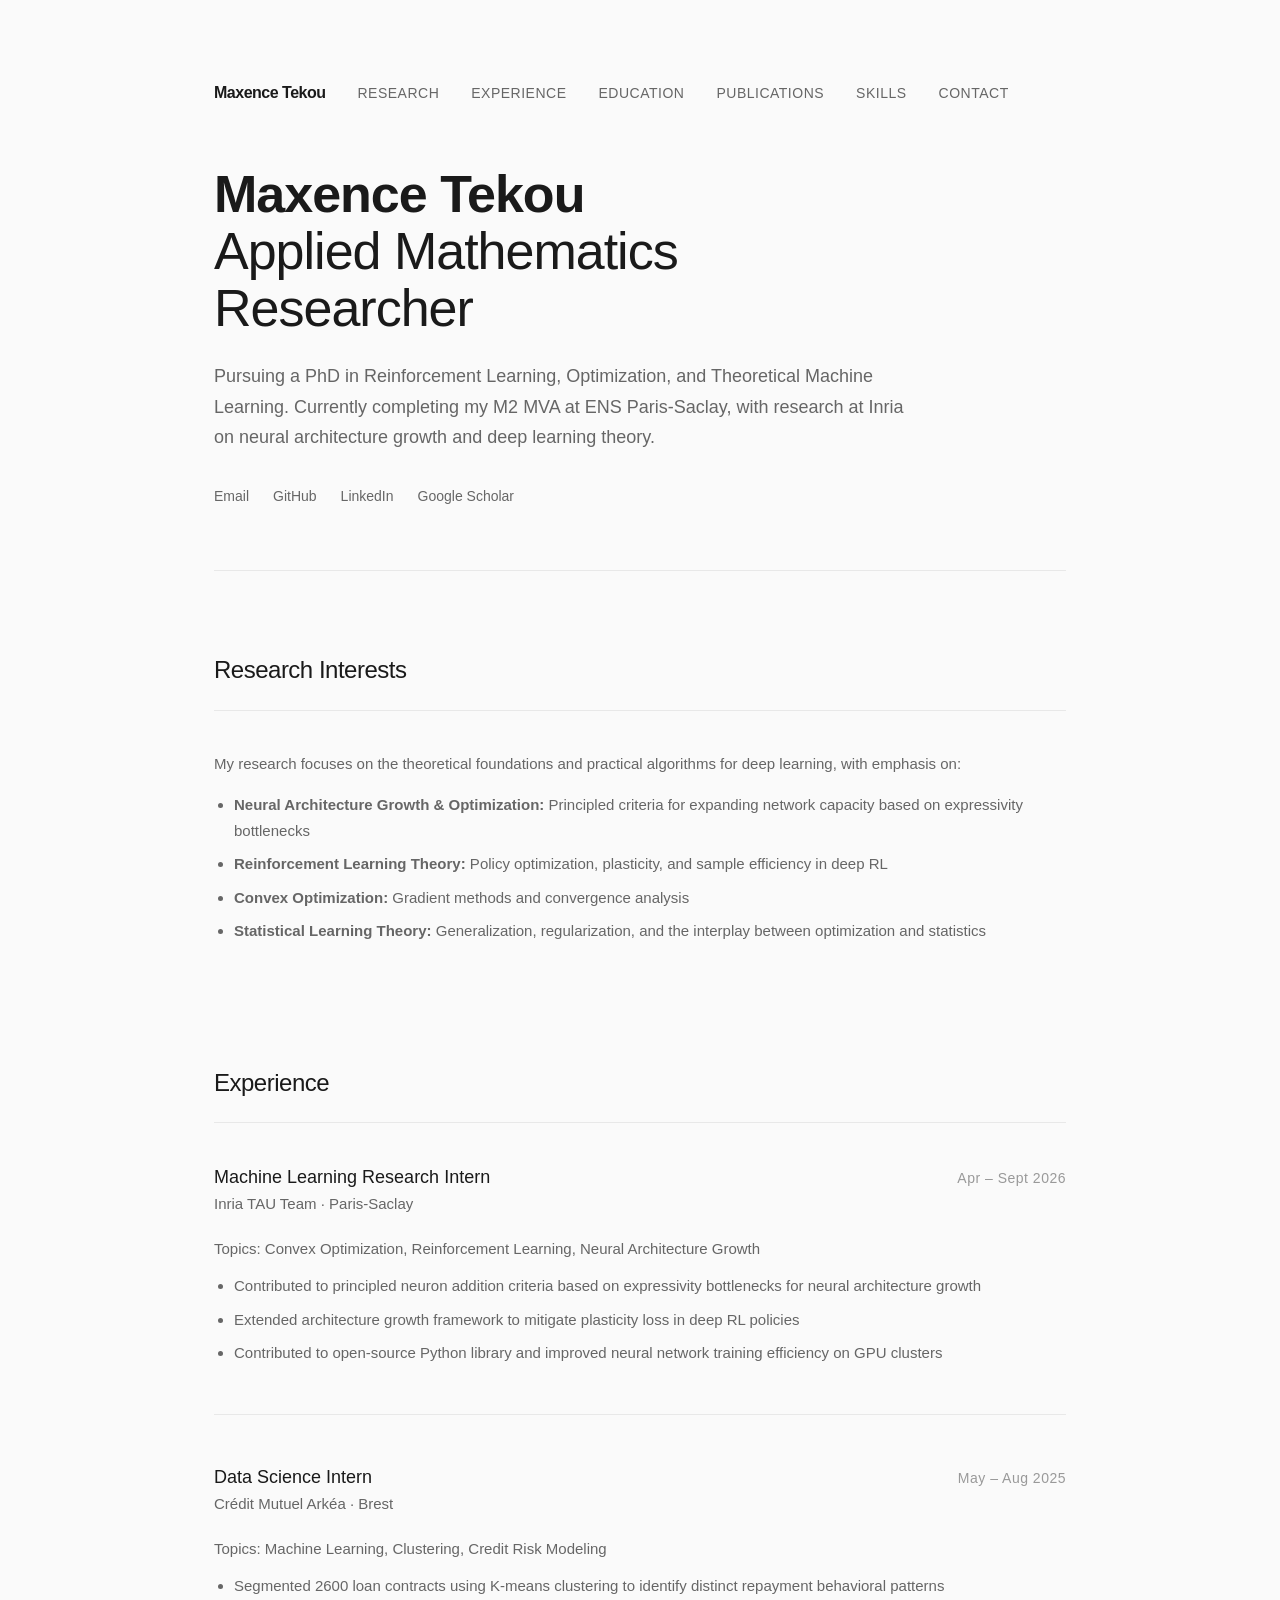
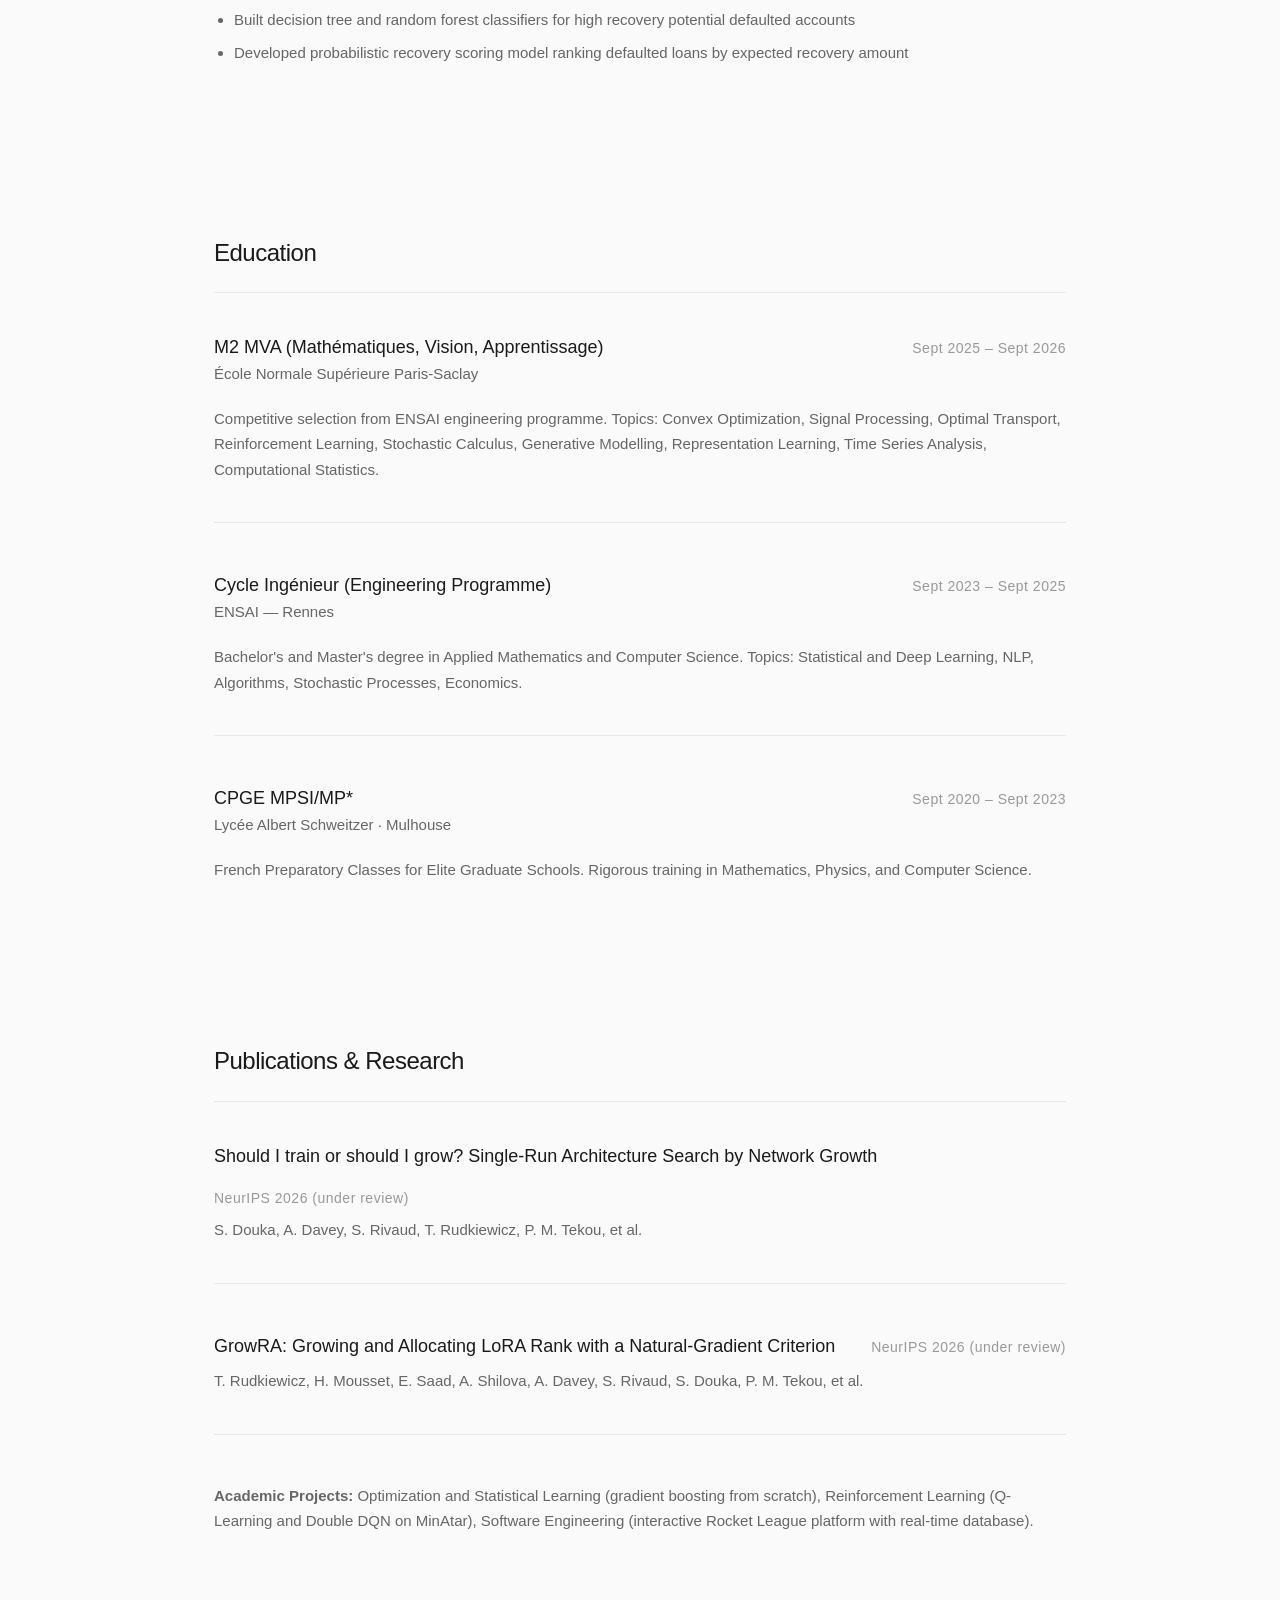
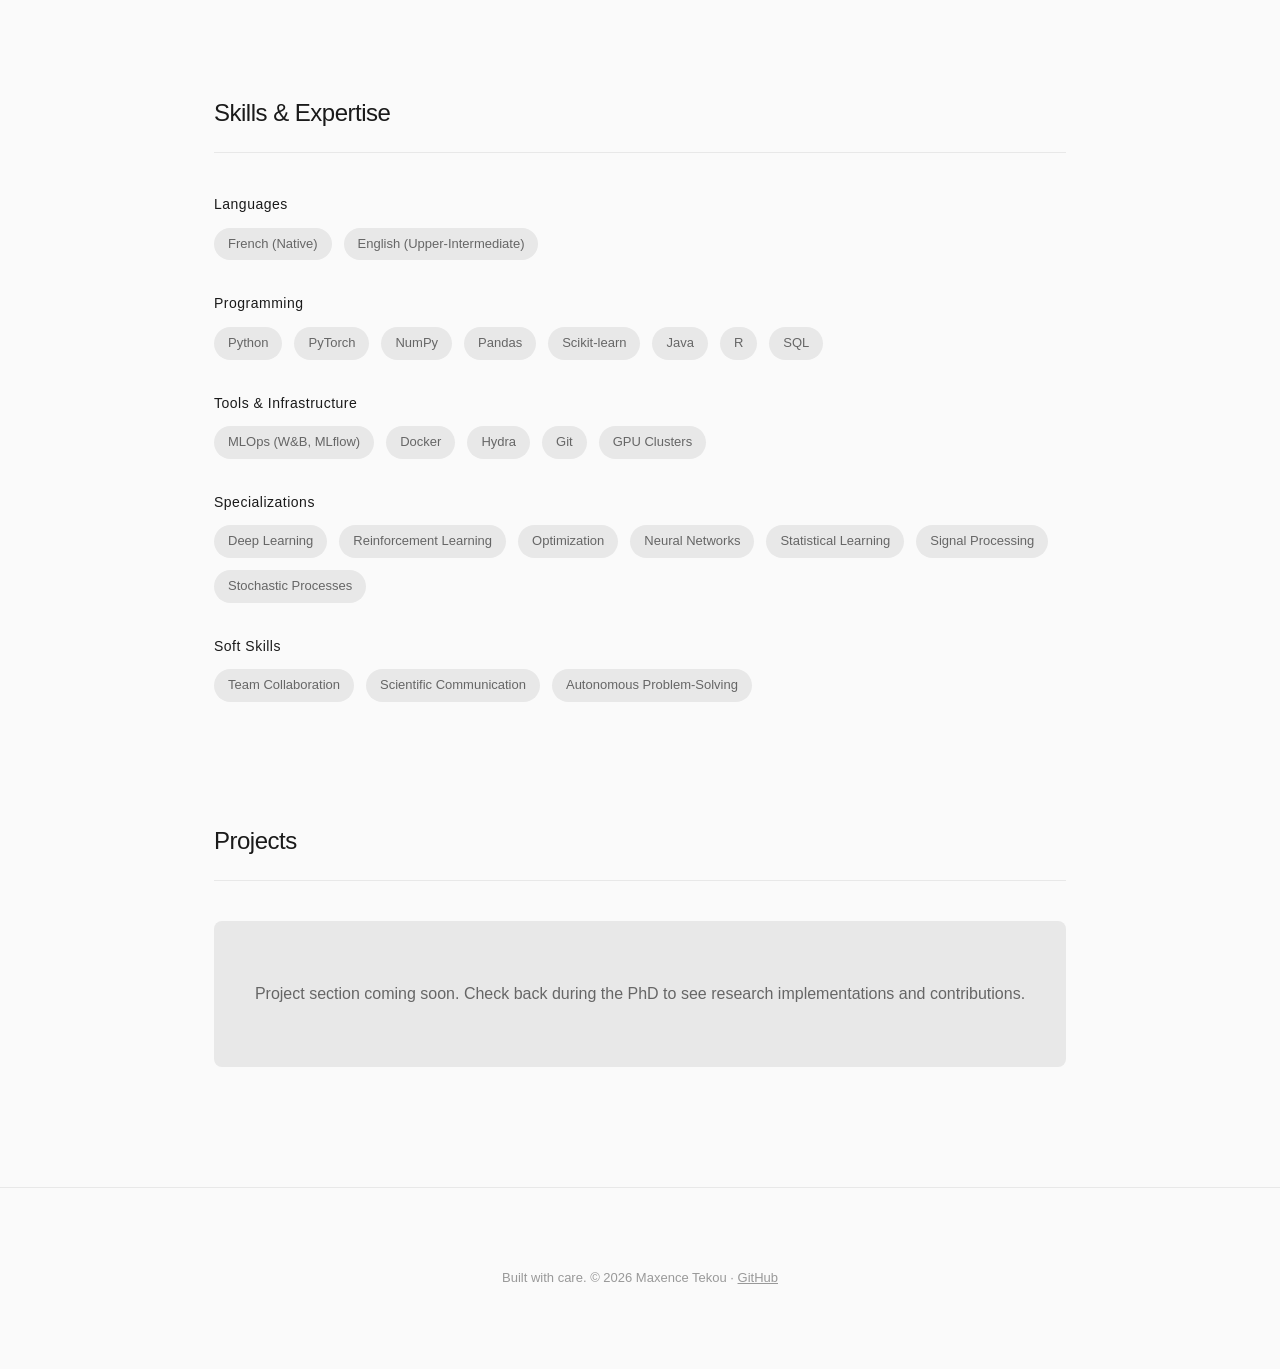
<file: index.html>
<!DOCTYPE html>
<html lang="en">
<head>
    <meta charset="UTF-8">
    <meta name="viewport" content="width=device-width, initial-scale=1.0">
    <meta name="description" content="Maxence Tekou — Applied Mathematics & Machine Learning. PhD in Reinforcement Learning, Optimization, and Theoretical ML.">
    <meta name="author" content="Maxence Tekou">
    <meta property="og:title" content="Maxence Tekou">
    <meta property="og:description" content="Applied Mathematics researcher. PhD position in RL, Optimization & Theoretical ML.">
    <meta property="og:type" content="website">
    <title>Maxence Tekou — Applied Mathematics & ML</title>
    <style>
        * {
            margin: 0;
            padding: 0;
            box-sizing: border-box;
        }

        :root {
            --text: #1a1a1a;
            --text-secondary: #666666;
            --text-light: #999999;
            --bg: #fafafa;
            --border: #e8e8e8;
            --accent: #000;
            --transition: 0.25s cubic-bezier(0.4, 0, 0.2, 1);
        }

        @media (prefers-color-scheme: dark) {
            :root {
                --text: #f5f5f5;
                --text-secondary: #b0b0b0;
                --text-light: #808080;
                --bg: #0f0f0f;
                --border: #2a2a2a;
                --accent: #fff;
            }
        }

        body {
            font-family: -apple-system, BlinkMacSystemFont, 'Segoe UI', 'Helvetica Neue', sans-serif;
            background-color: var(--bg);
            color: var(--text);
            line-height: 1.6;
            font-size: 16px;
            overflow-x: hidden;
        }

        /* Layout */
        .container {
            max-width: 900px;
            margin: 0 auto;
            padding: 0 24px;
        }

        header {
            padding: 80px 0 60px;
            border-bottom: 1px solid var(--border);
            margin-bottom: 80px;
        }

        nav {
            display: flex;
            gap: 32px;
            margin-bottom: 60px;
            flex-wrap: wrap;
            align-items: center;
        }

        nav a {
            text-decoration: none;
            color: var(--text-secondary);
            font-size: 14px;
            letter-spacing: 0.5px;
            text-transform: uppercase;
            transition: color var(--transition);
            font-weight: 500;
        }

        nav a:hover {
            color: var(--text);
        }

        .logo {
            color: var(--text);
            font-weight: 600;
            letter-spacing: -0.5px;
            font-size: 16px;
        }

        .header-intro {
            max-width: 700px;
        }

        .header-intro h1 {
            font-size: 52px;
            line-height: 1.1;
            margin-bottom: 24px;
            font-weight: 300;
            letter-spacing: -1px;
        }

        .header-intro .name {
            font-weight: 600;
        }

        .header-intro p {
            font-size: 18px;
            color: var(--text-secondary);
            line-height: 1.7;
            margin-bottom: 32px;
        }

        .contact-links {
            display: flex;
            gap: 24px;
            flex-wrap: wrap;
            font-size: 14px;
        }

        .contact-links a {
            text-decoration: none;
            color: var(--text-secondary);
            transition: color var(--transition);
            position: relative;
            padding-bottom: 2px;
            border-bottom: 1px solid transparent;
        }

        .contact-links a:hover {
            color: var(--text);
            border-bottom-color: var(--text);
        }

        /* Sections */
        section {
            margin-bottom: 120px;
        }

        section h2 {
            font-size: 24px;
            font-weight: 300;
            letter-spacing: -0.5px;
            margin-bottom: 40px;
            padding-bottom: 20px;
            border-bottom: 1px solid var(--border);
        }

        /* Experience & Education */
        .item {
            margin-bottom: 48px;
            padding-bottom: 40px;
            border-bottom: 1px solid var(--border);
        }

        .item:last-child {
            border-bottom: none;
        }

        .item-header {
            display: flex;
            justify-content: space-between;
            align-items: baseline;
            margin-bottom: 8px;
            flex-wrap: wrap;
            gap: 16px;
        }

        .item-title {
            font-size: 18px;
            font-weight: 500;
            color: var(--text);
        }

        .item-date {
            font-size: 14px;
            color: var(--text-light);
            letter-spacing: 0.5px;
        }

        .item-subtitle {
            font-size: 15px;
            color: var(--text-secondary);
            margin-bottom: 12px;
        }

        .item-description {
            color: var(--text-secondary);
            font-size: 15px;
            line-height: 1.7;
        }

        .item-description li {
            margin-left: 20px;
            margin-bottom: 8px;
        }

        /* Skills */
        .skill-category {
            margin-bottom: 32px;
        }

        .skill-category-title {
            font-weight: 500;
            color: var(--text);
            font-size: 14px;
            margin-bottom: 12px;
            letter-spacing: 0.5px;
        }

        .skill-tags {
            display: flex;
            flex-wrap: wrap;
            gap: 12px;
        }

        .skill-tag {
            background-color: var(--border);
            color: var(--text-secondary);
            padding: 6px 14px;
            border-radius: 20px;
            font-size: 13px;
            transition: all var(--transition);
            cursor: default;
        }

        .skill-tag:hover {
            background-color: var(--accent);
            color: var(--bg);
        }

        /* Projects placeholder */
        .project-placeholder {
            padding: 60px 24px;
            background-color: var(--border);
            border-radius: 8px;
            text-align: center;
            color: var(--text-secondary);
        }

        /* Footer */
        footer {
            padding: 80px 0;
            margin-top: 120px;
            border-top: 1px solid var(--border);
            text-align: center;
            font-size: 13px;
            color: var(--text-light);
        }

        /* Responsive */
        @media (max-width: 700px) {
            .container {
                padding: 0 16px;
            }

            header {
                padding: 60px 0 40px;
                margin-bottom: 60px;
            }

            .header-intro h1 {
                font-size: 36px;
            }

            .header-intro p {
                font-size: 16px;
            }

            nav {
                gap: 20px;
            }

            section {
                margin-bottom: 80px;
            }

            section h2 {
                font-size: 20px;
                margin-bottom: 32px;
            }

            .item-header {
                flex-direction: column;
                align-items: flex-start;
            }

            .item-date {
                order: -1;
            }
        }

        /* Smooth scrolling */
        html {
            scroll-behavior: smooth;
        }

        /* Selection */
        ::selection {
            background-color: var(--accent);
            color: var(--bg);
        }
    </style>
</head>
<body>
    <div class="container">
        <header id="top">
            <nav>
                <span class="logo">Maxence Tekou</span>
                <a href="#research">Research</a>
                <a href="#experience">Experience</a>
                <a href="#education">Education</a>
                <a href="#publications">Publications</a>
                <a href="#skills">Skills</a>
                <a href="#contact">Contact</a>
            </nav>

            <div class="header-intro">
                <h1>
                    <span class="name">Maxence Tekou</span><br>
                    Applied Mathematics Researcher
                </h1>
                <p>
                    Pursuing a PhD in Reinforcement Learning, Optimization, and Theoretical Machine Learning.
                    Currently completing my M2 MVA at ENS Paris-Saclay, with research at Inria on neural
                    architecture growth and deep learning theory.
                </p>
                <div class="contact-links" id="contact">
                    <a href="mailto:tekoumax15@gmail.com">Email</a>
                    <a href="https://github.com/maxencelebaron" target="_blank">GitHub</a>
                    <a href="https://linkedin.com/in/pakomaxencetekou" target="_blank">LinkedIn</a>
                    <a href="https://scholar.google.com" target="_blank">Google Scholar</a>
                </div>
            </div>
        </header>

        <section id="research">
            <h2>Research Interests</h2>
            <div class="item-description">
                <p>
                    My research focuses on the theoretical foundations and practical algorithms for deep learning,
                    with emphasis on:
                </p>
                <ul style="margin-top: 16px;">
                    <li><strong>Neural Architecture Growth & Optimization:</strong> Principled criteria for expanding network capacity based on expressivity bottlenecks</li>
                    <li><strong>Reinforcement Learning Theory:</strong> Policy optimization, plasticity, and sample efficiency in deep RL</li>
                    <li><strong>Convex Optimization:</strong> Gradient methods and convergence analysis</li>
                    <li><strong>Statistical Learning Theory:</strong> Generalization, regularization, and the interplay between optimization and statistics</li>
                </ul>
            </div>
        </section>

        <section id="experience">
            <h2>Experience</h2>

            <div class="item">
                <div class="item-header">
                    <div>
                        <div class="item-title">Machine Learning Research Intern</div>
                        <div class="item-subtitle">Inria TAU Team · Paris-Saclay</div>
                    </div>
                    <div class="item-date">Apr – Sept 2026</div>
                </div>
                <div class="item-description">
                    Topics: Convex Optimization, Reinforcement Learning, Neural Architecture Growth
                    <ul style="margin-top: 12px;">
                        <li>Contributed to principled neuron addition criteria based on expressivity bottlenecks for neural architecture growth</li>
                        <li>Extended architecture growth framework to mitigate plasticity loss in deep RL policies</li>
                        <li>Contributed to open-source Python library and improved neural network training efficiency on GPU clusters</li>
                    </ul>
                </div>
            </div>

            <div class="item">
                <div class="item-header">
                    <div>
                        <div class="item-title">Data Science Intern</div>
                        <div class="item-subtitle">Crédit Mutuel Arkéa · Brest</div>
                    </div>
                    <div class="item-date">May – Aug 2025</div>
                </div>
                <div class="item-description">
                    Topics: Machine Learning, Clustering, Credit Risk Modeling
                    <ul style="margin-top: 12px;">
                        <li>Segmented 2600 loan contracts using K-means clustering to identify distinct repayment behavioral patterns</li>
                        <li>Built decision tree and random forest classifiers for high recovery potential defaulted accounts</li>
                        <li>Developed probabilistic recovery scoring model ranking defaulted loans by expected recovery amount</li>
                    </ul>
                </div>
            </div>
        </section>

        <section id="education">
            <h2>Education</h2>

            <div class="item">
                <div class="item-header">
                    <div>
                        <div class="item-title">M2 MVA (Mathématiques, Vision, Apprentissage)</div>
                        <div class="item-subtitle">École Normale Supérieure Paris-Saclay</div>
                    </div>
                    <div class="item-date">Sept 2025 – Sept 2026</div>
                </div>
                <div class="item-description">
                    Competitive selection from ENSAI engineering programme. Topics: Convex Optimization,
                    Signal Processing, Optimal Transport, Reinforcement Learning, Stochastic Calculus,
                    Generative Modelling, Representation Learning, Time Series Analysis, Computational Statistics.
                </div>
            </div>

            <div class="item">
                <div class="item-header">
                    <div>
                        <div class="item-title">Cycle Ingénieur (Engineering Programme)</div>
                        <div class="item-subtitle">ENSAI — Rennes</div>
                    </div>
                    <div class="item-date">Sept 2023 – Sept 2025</div>
                </div>
                <div class="item-description">
                    Bachelor's and Master's degree in Applied Mathematics and Computer Science.
                    Topics: Statistical and Deep Learning, NLP, Algorithms, Stochastic Processes, Economics.
                </div>
            </div>

            <div class="item">
                <div class="item-header">
                    <div>
                        <div class="item-title">CPGE MPSI/MP*</div>
                        <div class="item-subtitle">Lycée Albert Schweitzer · Mulhouse</div>
                    </div>
                    <div class="item-date">Sept 2020 – Sept 2023</div>
                </div>
                <div class="item-description">
                    French Preparatory Classes for Elite Graduate Schools.
                    Rigorous training in Mathematics, Physics, and Computer Science.
                </div>
            </div>
        </section>

        <section id="publications">
            <h2>Publications & Research</h2>

            <div class="item">
                <div class="item-header">
                    <div>
                        <div class="item-title">Should I train or should I grow? Single-Run Architecture Search by Network Growth</div>
                    </div>
                    <div class="item-date">NeurIPS 2026 (under review)</div>
                </div>
                <div class="item-description">
                    S. Douka, A. Davey, S. Rivaud, T. Rudkiewicz, P. M. Tekou, et al.
                </div>
            </div>

            <div class="item">
                <div class="item-header">
                    <div>
                        <div class="item-title">GrowRA: Growing and Allocating LoRA Rank with a Natural-Gradient Criterion</div>
                    </div>
                    <div class="item-date">NeurIPS 2026 (under review)</div>
                </div>
                <div class="item-description">
                    T. Rudkiewicz, H. Mousset, E. Saad, A. Shilova, A. Davey, S. Rivaud, S. Douka, P. M. Tekou, et al.
                </div>
            </div>

            <div class="item" style="border-bottom: none;">
                <div class="item-description">
                    <strong>Academic Projects:</strong> Optimization and Statistical Learning (gradient boosting from scratch),
                    Reinforcement Learning (Q-Learning and Double DQN on MinAtar), Software Engineering (interactive Rocket League
                    platform with real-time database).
                </div>
            </div>
        </section>

        <section id="skills">
            <h2>Skills & Expertise</h2>

            <div class="skill-category">
                <div class="skill-category-title">Languages</div>
                <div class="skill-tags">
                    <span class="skill-tag">French (Native)</span>
                    <span class="skill-tag">English (Upper-Intermediate)</span>
                </div>
            </div>

            <div class="skill-category">
                <div class="skill-category-title">Programming</div>
                <div class="skill-tags">
                    <span class="skill-tag">Python</span>
                    <span class="skill-tag">PyTorch</span>
                    <span class="skill-tag">NumPy</span>
                    <span class="skill-tag">Pandas</span>
                    <span class="skill-tag">Scikit-learn</span>
                    <span class="skill-tag">Java</span>
                    <span class="skill-tag">R</span>
                    <span class="skill-tag">SQL</span>
                </div>
            </div>

            <div class="skill-category">
                <div class="skill-category-title">Tools & Infrastructure</div>
                <div class="skill-tags">
                    <span class="skill-tag">MLOps (W&B, MLflow)</span>
                    <span class="skill-tag">Docker</span>
                    <span class="skill-tag">Hydra</span>
                    <span class="skill-tag">Git</span>
                    <span class="skill-tag">GPU Clusters</span>
                </div>
            </div>

            <div class="skill-category">
                <div class="skill-category-title">Specializations</div>
                <div class="skill-tags">
                    <span class="skill-tag">Deep Learning</span>
                    <span class="skill-tag">Reinforcement Learning</span>
                    <span class="skill-tag">Optimization</span>
                    <span class="skill-tag">Neural Networks</span>
                    <span class="skill-tag">Statistical Learning</span>
                    <span class="skill-tag">Signal Processing</span>
                    <span class="skill-tag">Stochastic Processes</span>
                </div>
            </div>

            <div class="skill-category">
                <div class="skill-category-title">Soft Skills</div>
                <div class="skill-tags">
                    <span class="skill-tag">Team Collaboration</span>
                    <span class="skill-tag">Scientific Communication</span>
                    <span class="skill-tag">Autonomous Problem-Solving</span>
                </div>
            </div>
        </section>

        <section>
            <h2>Projects</h2>
            <div class="project-placeholder">
                <p>Project section coming soon. Check back during the PhD to see research implementations and contributions.</p>
            </div>
        </section>
    </div>

    <footer>
        <p>Built with care. © 2026 Maxence Tekou · <a href="https://github.com/maxencelebaron" target="_blank" style="color: inherit; text-decoration: underline;">GitHub</a></p>
    </footer>
</body>
</html>
</file>
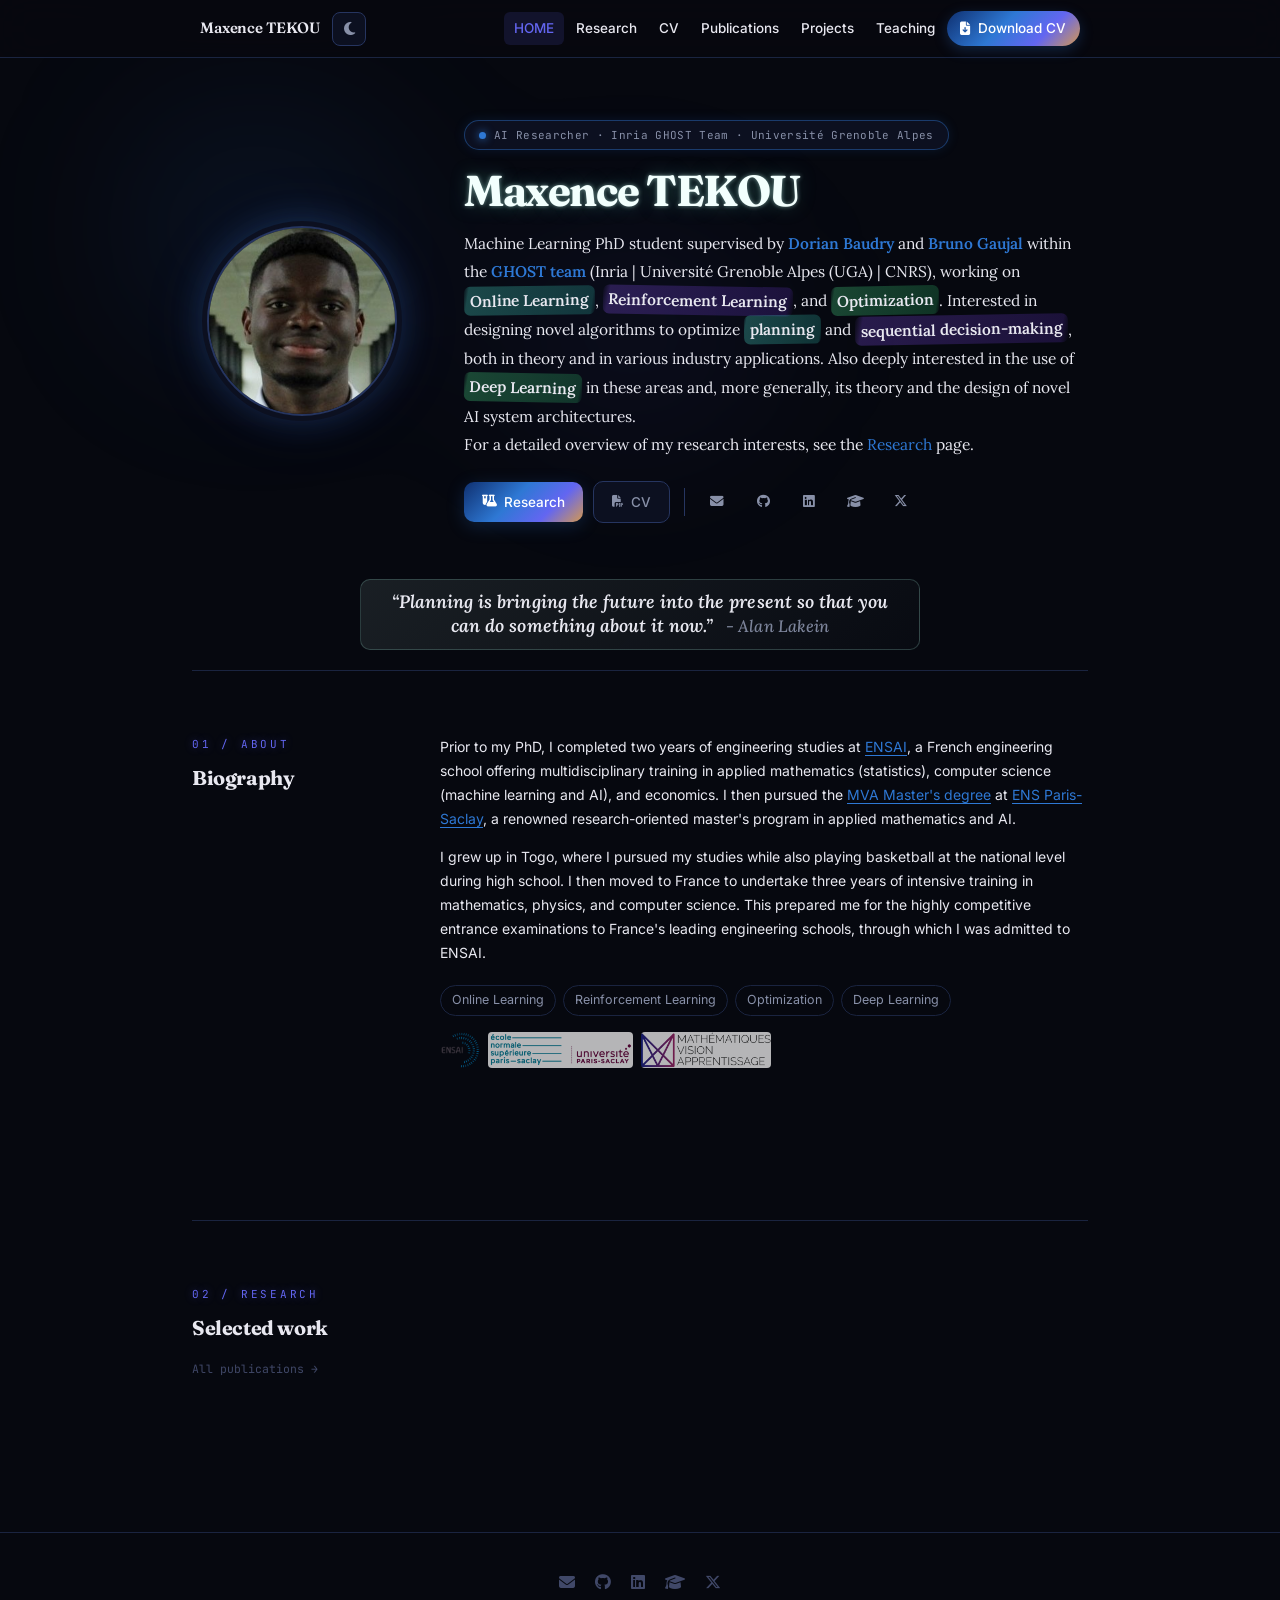
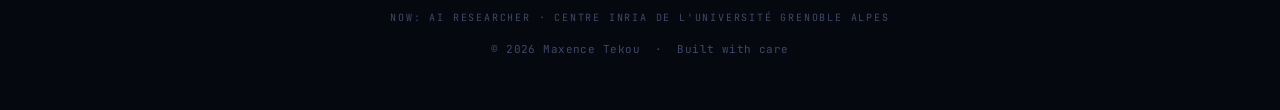
<file: docs/index.html>
﻿<!DOCTYPE html>
<html lang="en" data-theme="dark">

<head>
  <script>
    (function(){
      var saved = localStorage.getItem('theme') || 'dark';
      document.documentElement.setAttribute('data-theme', saved);
    })();
  </script>
  <meta charset="UTF-8">
  <meta name="viewport" content="width=device-width, initial-scale=1.0">
  <meta name="description" content="Maxence TEKOU - CS PhD student in Online Learning, Reinforcement Learning, Optimization and Deep Learning">
  <meta name="author" content="Maxence TEKOU">
  <meta property="og:site_name" content="Maxence TEKOU">
  <meta property="og:title" content="Maxence TEKOU - Machine Learning PhD Student · Online Learning, Reinforcement Learning & Optimization">
  <meta property="og:description" content="Machine Learning PhD student at Inria GHOST Team · Université Grenoble Alpes, working on Online Learning, Reinforcement Learning, and Optimization.">
  <meta property="og:type" content="website">
  <meta property="og:url" content="https://maxencelebaron.github.io/">
  <meta property="og:image" content="https://maxencelebaron.github.io/assets/photo_identite_pako_tekou.jpg">
  <meta property="og:image:alt" content="Maxence TEKOU">
  <meta name="twitter:card" content="summary_large_image">
  <meta name="twitter:title" content="Maxence TEKOU - Machine Learning PhD Student · Online Learning, Reinforcement Learning & Optimization">
  <meta name="twitter:description" content="Machine Learning PhD student at Inria GHOST Team · Université Grenoble Alpes, working on Online Learning, Reinforcement Learning, and Optimization.">
  <meta name="twitter:image" content="https://maxencelebaron.github.io/assets/photo_identite_pako_tekou.jpg">
  <title>Maxence TEKOU - Machine Learning PhD Student · Online Learning, Reinforcement Learning & Optimization · Inria</title>

  <link rel="preconnect" href="https://fonts.googleapis.com">
  <link rel="preconnect" href="https://fonts.gstatic.com" crossorigin>
  <link href="https://fonts.googleapis.com/css2?family=Fraunces:opsz,wght@9..144,100..900&family=Inter:wght@300..700&family=Lora:ital,wght@0,400..700;1,400..700&family=JetBrains+Mono:wght@400;500&display=swap" rel="stylesheet">
  <link rel="stylesheet" href="https://cdnjs.cloudflare.com/ajax/libs/font-awesome/6.5.1/css/all.min.css">
  <link rel="stylesheet" href="styles.css">
</head>

<body>

  <div id="progress-bar"></div>
  <!-- <canvas id="bg-canvas"></canvas> -->

  <nav class="topnav">
    <div class="nav-left">
      <a href="index.html" class="nav-brand">Maxence TEKOU</a>
      <button id="theme-toggle" aria-label="Toggle theme">
        <i class="fa-solid fa-moon icon-moon"></i>
        <i class="fa-solid fa-sun  icon-sun"></i>
      </button>
    </div>
    <div class="nav-links">
      <a href="index.html">HOME</a>
      <a href="research.html">Research</a>
      <a href="cv.html">CV</a>
      <a href="publications.html">Publications</a>
      <!-- <a href="talks.html">Talks</a> -->
      <a href="projects.html">Projects</a>
      <a href="teaching.html">Teaching</a>
      <a href="CV_PakoMaxence_Tekou.pdf" target="_blank" class="nav-cta"><i class="fa-solid fa-file-arrow-down"></i> Download CV</a>
    </div>
  <button id="hamburger" class="hamburger" aria-label="Menu" aria-expanded="false">
    <i class="fa-solid fa-bars"></i>
  </button>
  </nav>

  <main class="container">

    <header>
      <div class="hero-grid">

        <div class="hero-photo-col reveal">
          <div class="hero-photo-wrap">
            <img src="assets/photo_identite_pako_tekou.jpg" alt="Maxence Tekou" class="hero-photo">
          </div>
        </div>

        <div class="hero-text-col">
          <div class="hero-badge reveal">
            <span class="dot"></span>
            AI Researcher · Inria GHOST Team · Université Grenoble Alpes
          </div>

          <h1 class="hero-title reveal reveal-d1">
            Maxence TEKOU
          </h1>

          <p class="hero-bio reveal reveal-d2">
            Machine Learning PhD student supervised by <strong><a href="https://dbaudry.github.io/" target="_blank" rel="noopener">Dorian Baudry</a></strong>
            and <strong><a href="https://team.inria.fr/polaris/members/bruno-gaujal/" target="_blank" rel="noopener">Bruno Gaujal</a></strong> within the <strong><a href="https://ghost-team.gitlabpages.inria.fr/" target="_blank" rel="noopener">GHOST
            team</a></strong> (Inria | Université Grenoble Alpes (UGA) | CNRS), working on <span class="hl" style="--hue:172;--tilt:-0.8deg;--drift:-1s">Online Learning</span>, <span class="hl" style="--hue:260;--tilt:1deg;--drift:-3s">Reinforcement Learning</span>, and <span class="hl" style="--hue:145;--tilt:-1.2deg;--drift:-5s">Optimization</span>.
            Interested in designing novel algorithms to optimize <span class="hl" style="--hue:172;--tilt:-0.8deg;--drift:-0.5s">planning</span> and
            <span class="hl" style="--hue:260;--tilt:-1deg;--drift:0s">sequential decision-making</span>, both in theory and in various
            industry applications. Also deeply interested in the use of <span class="hl" style="--hue:145;--tilt:1.2deg;--drift:-2s">Deep
            Learning</span> in these areas and, more generally, its theory and the design of novel AI system architectures.
          <br>
            For a detailed overview of my research interests, see the <a href="research.html">Research</a> page.
          </p>

          <div class="hero-links reveal reveal-d3">
            <a href="research.html" class="btn-primary">
              <i class="fa-solid fa-flask-vial fa-sm"></i> Research
            </a>
            <a href="CV_PakoMaxence_Tekou.pdf" target="_blank" class="btn-ghost">
              <i class="fa-solid fa-file-pdf fa-sm"></i> CV
            </a>
            <span class="hero-links-sep"></span>
            <a href="mailto:tekoumax15@gmail.com" class="hero-social-link" title="Email">
              <i class="fa-solid fa-envelope"></i>
            </a>
            <a href="https://github.com/maxencelebaron" target="_blank" class="hero-social-link" title="GitHub">
              <i class="fa-brands fa-github"></i>
            </a>
            <a href="https://linkedin.com/in/pakomaxencetekou" target="_blank" class="hero-social-link" title="LinkedIn">
              <i class="fa-brands fa-linkedin"></i>
            </a>
            <a href="https://scholar.google.com" target="_blank" class="hero-social-link" title="Scholar">
              <i class="fa-solid fa-graduation-cap"></i>
            </a>
            <a href="https://x.com/MaxenceT6" target="_blank" class="hero-social-link" title="Twitter / X">
              <i class="fa-brands fa-x-twitter"></i>
            </a>
          </div>
        </div>

      </div>

    </header>

    <!-- ===== Quote ===== -->
    <section class="hero-quote-section reveal">
      <blockquote class="hero-quote-text">
        &ldquo;Planning is bringing the future into the present so that you can do something about it now.&rdquo;
        <cite class="hero-quote-author">- Alan Lakein</cite>
      </blockquote>
    </section>

    <!-- ===== 01 / About ===== -->
    <section class="home-section reveal">
      <div>
        <p class="section-eyebrow">01 / About</p>
        <h2 class="home-section-title">Biography</h2>
      </div>
      <div class="reveal reveal-d1">
        <div class="item-description">
          <p style="margin-bottom: 14px;">
            Prior to my PhD, I completed two years of engineering studies at
            <a href="https://www.ensai.fr/en/" target="_blank" rel="noopener">ENSAI</a>,
            a French engineering school offering multidisciplinary training in applied mathematics (statistics),
            computer science (machine learning and AI), and economics. I then pursued the
            <a href="https://www.master-mva.com/" target="_blank" rel="noopener">MVA Master's degree</a>
            at <a href="https://ens-paris-saclay.fr/" target="_blank" rel="noopener">ENS Paris-Saclay</a>,
            a renowned research-oriented master's program in applied mathematics and AI.
          </p>
          <p>
            I grew up in Togo, where I pursued my studies while also playing basketball
            at the national level during high school. I then moved to France to undertake
            three years of intensive training in mathematics, physics, and computer science.
            This prepared me for the highly competitive entrance examinations to France's
            leading engineering schools, through which I was admitted to ENSAI.
          </p>
        </div>
        <div class="tags" style="margin-top: 20px;">
          <span class="tag">Online Learning</span>
          <span class="tag">Reinforcement Learning</span>
          <span class="tag">Optimization</span>
          <span class="tag">Deep Learning</span>
        </div>
        <div class="bio-logos">
          <img src="assets/Ensai-logo.png" alt="ENSAI">
          <img src="assets/Logo-ENS-Paris-Saclay.png" alt="ENS Paris-Saclay">
          <img src="assets/mva_logo.png" alt="MVA">
        </div>
      </div>
    </section>

    <!-- ===== 02 / Research ===== -->
    <section class="home-section reveal">
      <div>
        <p class="section-eyebrow">02 / Research</p>
        <h2 class="home-section-title">Selected work</h2>
        <a href="publications.html" class="home-section-link">All publications →</a>
      </div>
      <!-- NeurIPS 2026 submission –
      <div>
        <div class="home-pub reveal reveal-d1">
          <div class="home-pub-title">Should I train or should I grow? Single-Run Architecture Search by Network Growth</div>
          <div class="home-pub-meta">S. Douka, A. Davey, S. Rivaud, T. Rudkiewicz, <strong>P. M. Tekou</strong>, et al.</div>
          <div class="badges" style="margin-top: 7px;">
            <span class="badge venue">NeurIPS 2026</span>
            <span class="badge status">Under Review</span>
          </div>
        </div>
        <div class="dashed-divider"></div>
        <div class="home-pub reveal reveal-d2">
          <div class="home-pub-title">GrowRA: Growing and Allocating LoRA Rank with a Natural-Gradient Criterion</div>
          <div class="home-pub-meta">T. Rudkiewicz, H. Mousset, E. Saad, A. Shilova, A. Davey, S. Rivaud, S. Douka, <strong>P. M. Tekou</strong>, et al.</div>
          <div class="badges" style="margin-top: 7px;">
            <span class="badge venue">NeurIPS 2026</span>
            <span class="badge status">Under Review</span>
          </div>
        </div>
      </div>
      -->
    </section>


  </main>

  <footer>
    <div class="footer-inner">
      <div class="footer-socials">
        <a href="mailto:tekoumax15@gmail.com" class="footer-social-link" title="Email"><i class="fa-solid fa-envelope"></i></a>
        <a href="https://github.com/maxencelebaron" target="_blank" class="footer-social-link" title="GitHub"><i class="fa-brands fa-github"></i></a>
        <a href="https://linkedin.com/in/pakomaxencetekou" target="_blank" class="footer-social-link" title="LinkedIn"><i class="fa-brands fa-linkedin"></i></a>
        <a href="https://scholar.google.com" target="_blank" class="footer-social-link" title="Scholar"><i class="fa-solid fa-graduation-cap"></i></a>
        <a href="https://x.com/MaxenceT6" target="_blank" class="footer-social-link" title="Twitter / X"><i class="fa-brands fa-x-twitter"></i></a>
      </div>
      <p class="footer-status">now: AI Researcher · Centre Inria de l'Université Grenoble Alpes</p>
      <p class="footer-copy">© 2026 Maxence Tekou &nbsp;·&nbsp; Built with care</p>
    </div>
  </footer>

  <!-- <script src="canvas.js"></script> -->
  <script src="shared.js"></script>
</body>
</html>
</file>
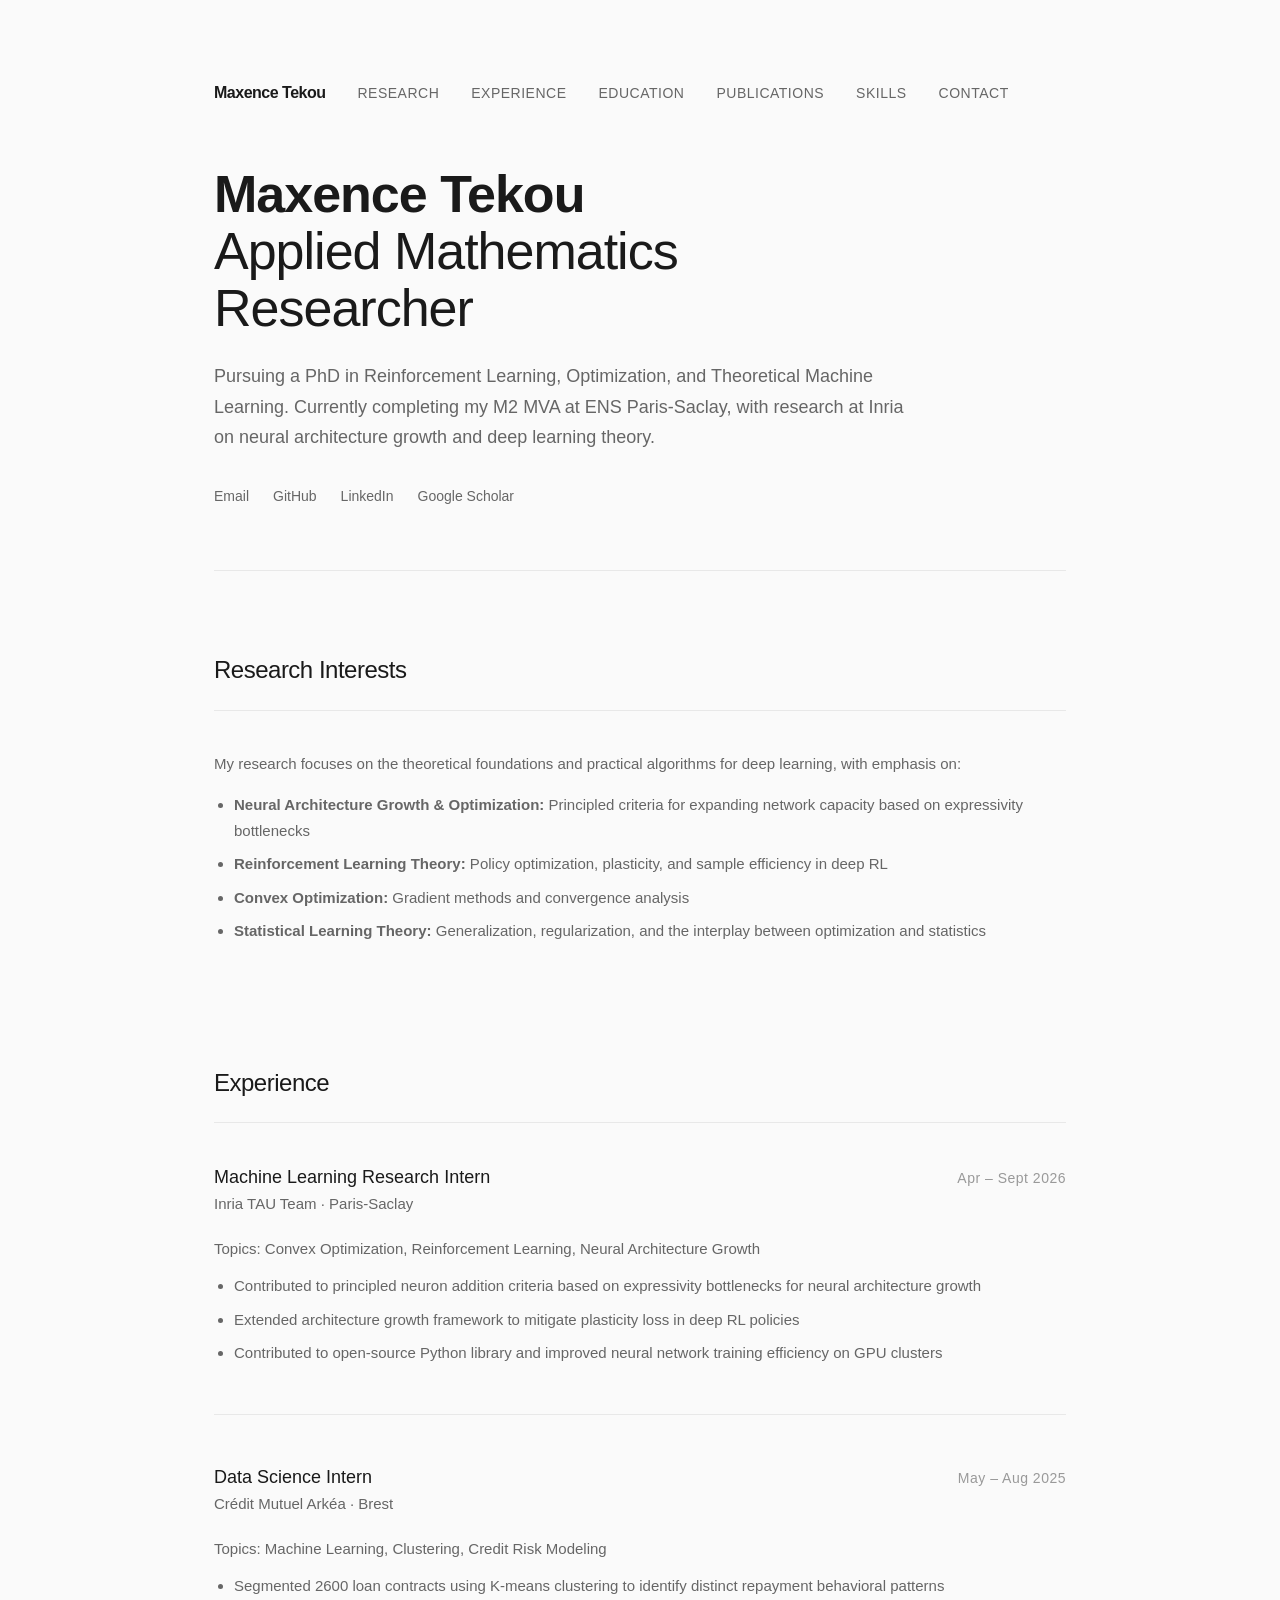
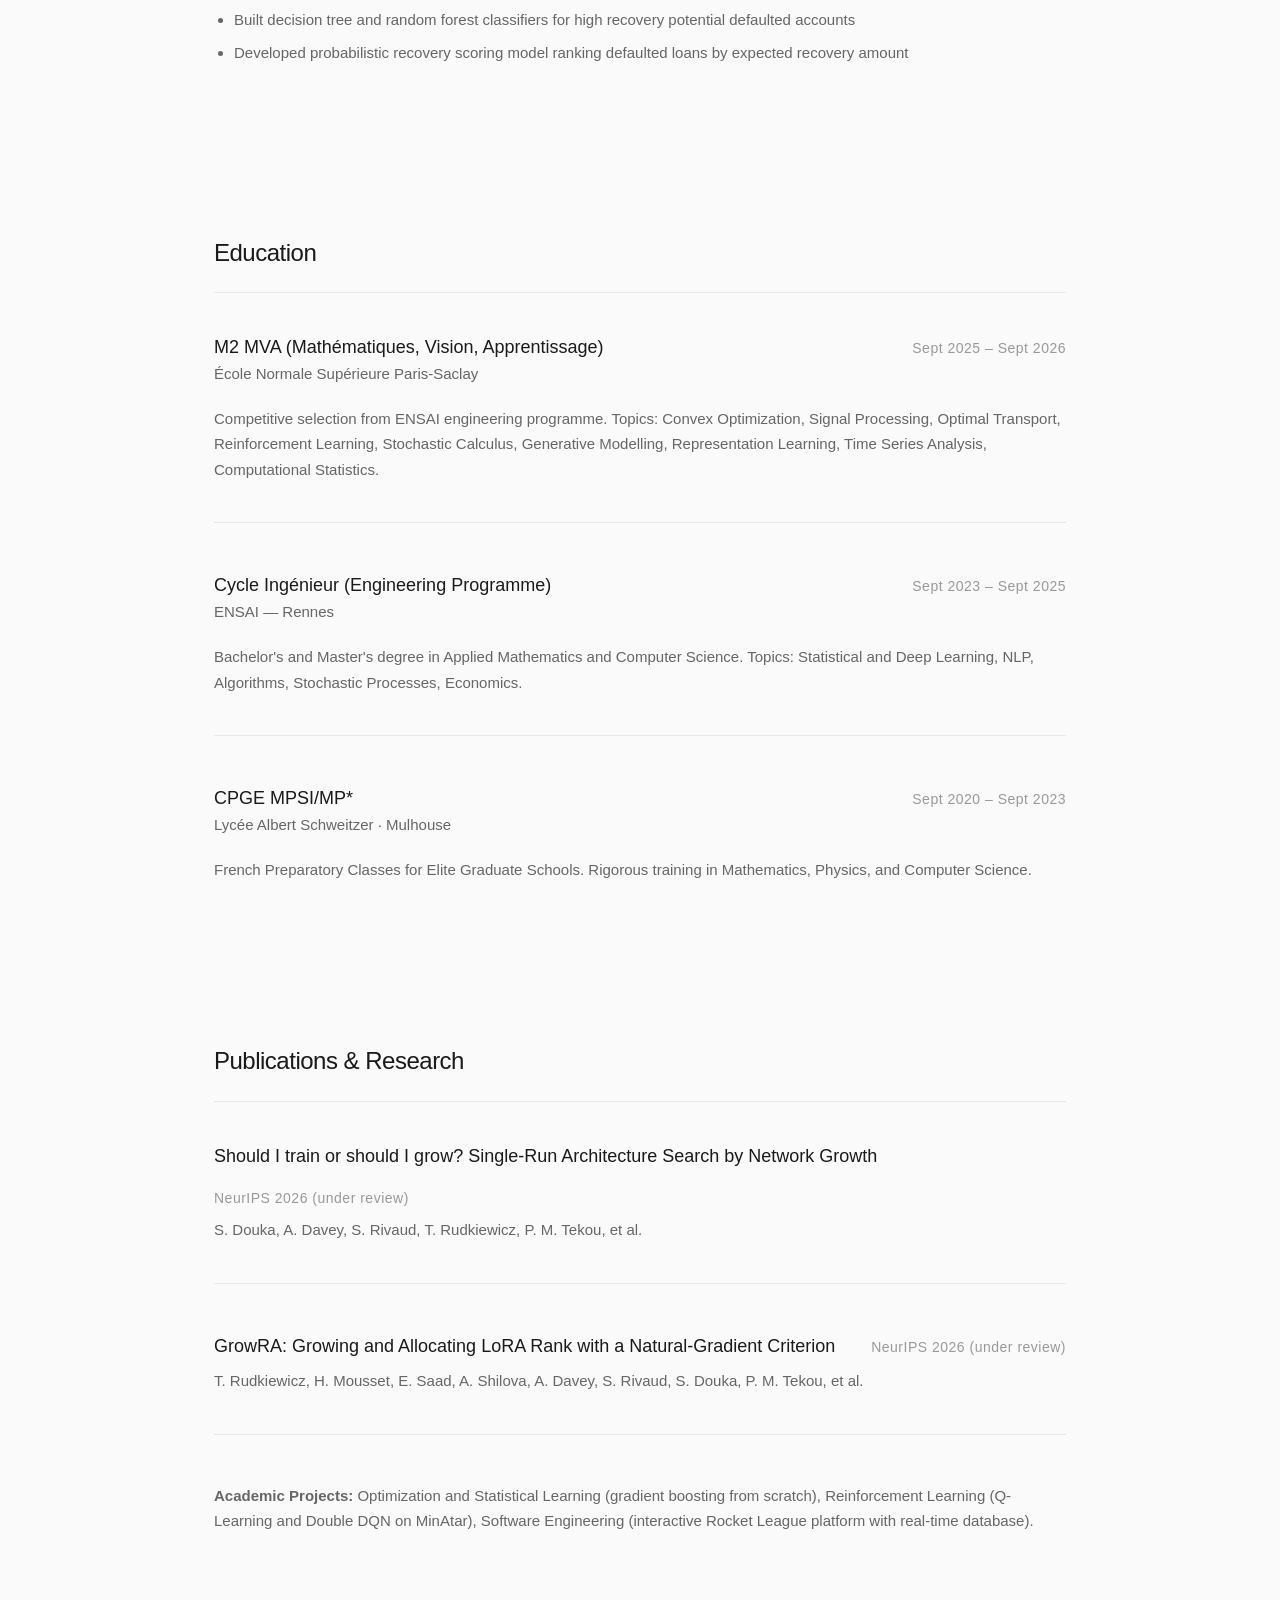
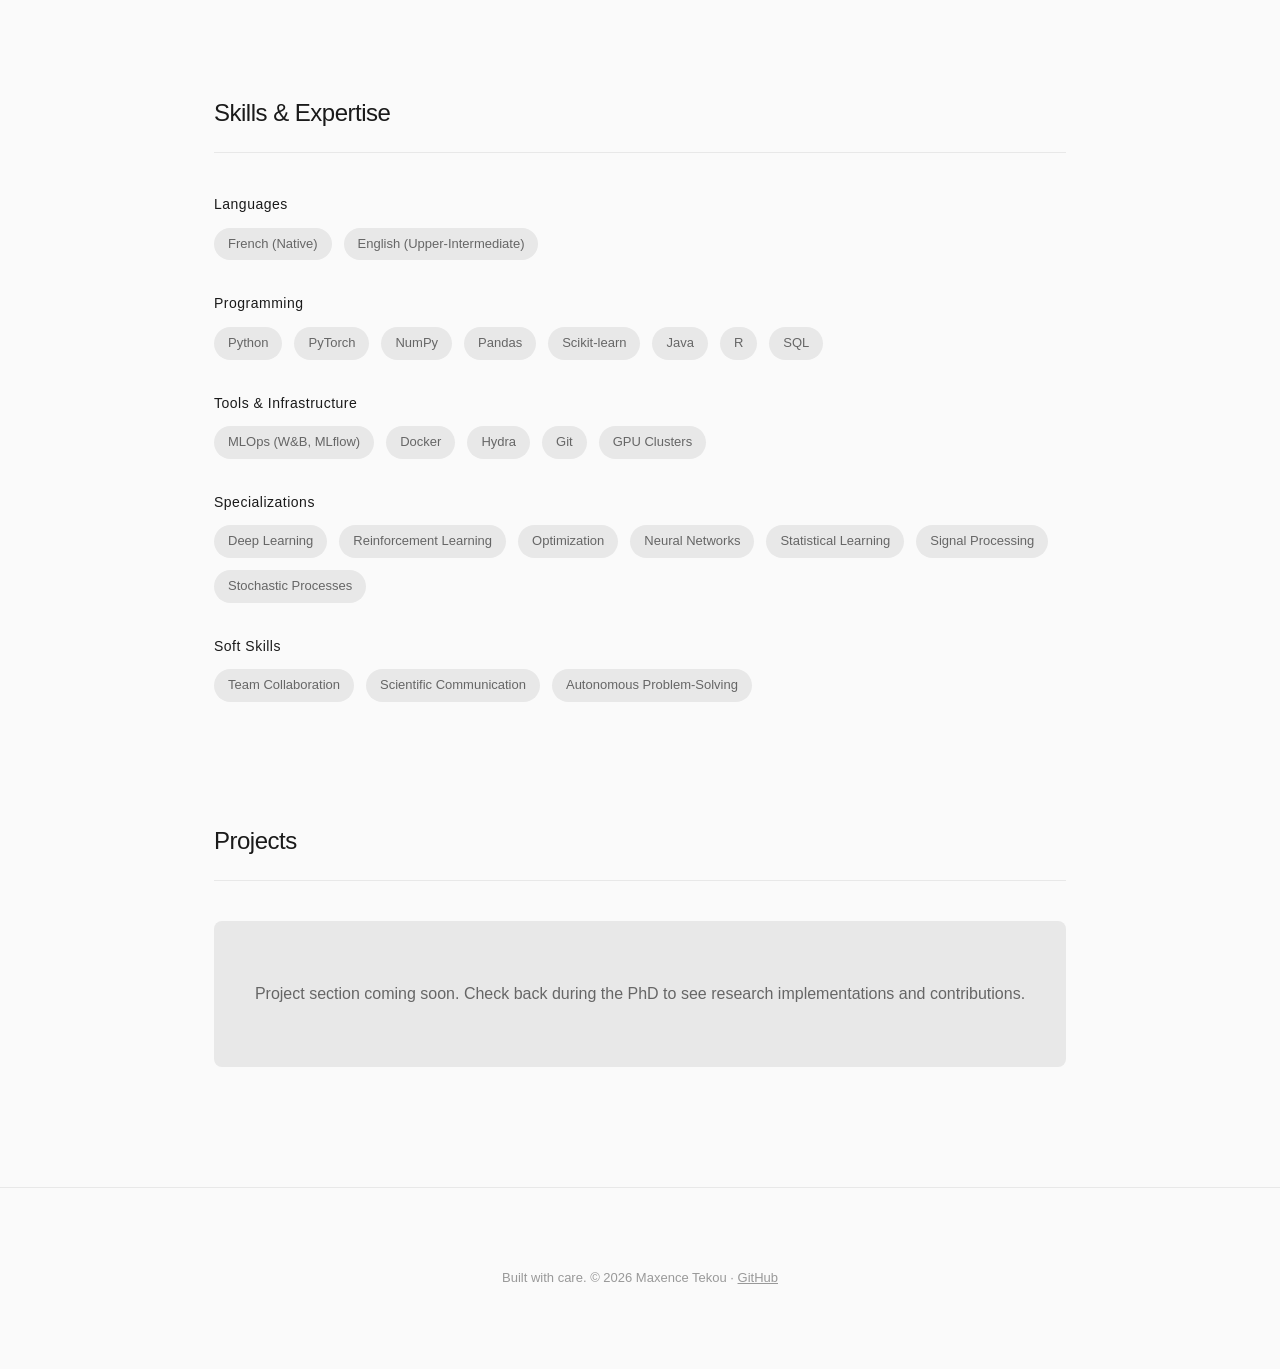
<file: personal_website.html>
<!DOCTYPE html>
<html lang="en">
<head>
    <meta charset="UTF-8">
    <meta name="viewport" content="width=device-width, initial-scale=1.0">
    <meta name="description" content="Maxence Tekou — Applied Mathematics & Machine Learning. PhD in Reinforcement Learning, Optimization, and Theoretical ML.">
    <meta name="author" content="Maxence Tekou">
    <meta property="og:title" content="Maxence Tekou">
    <meta property="og:description" content="Applied Mathematics researcher. PhD position in RL, Optimization & Theoretical ML.">
    <meta property="og:type" content="website">
    <title>Maxence Tekou — Applied Mathematics & ML</title>
    <style>
        * {
            margin: 0;
            padding: 0;
            box-sizing: border-box;
        }

        :root {
            --text: #1a1a1a;
            --text-secondary: #666666;
            --text-light: #999999;
            --bg: #fafafa;
            --border: #e8e8e8;
            --accent: #000;
            --transition: 0.25s cubic-bezier(0.4, 0, 0.2, 1);
        }

        @media (prefers-color-scheme: dark) {
            :root {
                --text: #f5f5f5;
                --text-secondary: #b0b0b0;
                --text-light: #808080;
                --bg: #0f0f0f;
                --border: #2a2a2a;
                --accent: #fff;
            }
        }

        body {
            font-family: -apple-system, BlinkMacSystemFont, 'Segoe UI', 'Helvetica Neue', sans-serif;
            background-color: var(--bg);
            color: var(--text);
            line-height: 1.6;
            font-size: 16px;
            overflow-x: hidden;
        }

        /* Layout */
        .container {
            max-width: 900px;
            margin: 0 auto;
            padding: 0 24px;
        }

        header {
            padding: 80px 0 60px;
            border-bottom: 1px solid var(--border);
            margin-bottom: 80px;
        }

        nav {
            display: flex;
            gap: 32px;
            margin-bottom: 60px;
            flex-wrap: wrap;
            align-items: center;
        }

        nav a {
            text-decoration: none;
            color: var(--text-secondary);
            font-size: 14px;
            letter-spacing: 0.5px;
            text-transform: uppercase;
            transition: color var(--transition);
            font-weight: 500;
        }

        nav a:hover {
            color: var(--text);
        }

        .logo {
            color: var(--text);
            font-weight: 600;
            letter-spacing: -0.5px;
            font-size: 16px;
        }

        .header-intro {
            max-width: 700px;
        }

        .header-intro h1 {
            font-size: 52px;
            line-height: 1.1;
            margin-bottom: 24px;
            font-weight: 300;
            letter-spacing: -1px;
        }

        .header-intro .name {
            font-weight: 600;
        }

        .header-intro p {
            font-size: 18px;
            color: var(--text-secondary);
            line-height: 1.7;
            margin-bottom: 32px;
        }

        .contact-links {
            display: flex;
            gap: 24px;
            flex-wrap: wrap;
            font-size: 14px;
        }

        .contact-links a {
            text-decoration: none;
            color: var(--text-secondary);
            transition: color var(--transition);
            position: relative;
            padding-bottom: 2px;
            border-bottom: 1px solid transparent;
        }

        .contact-links a:hover {
            color: var(--text);
            border-bottom-color: var(--text);
        }

        /* Sections */
        section {
            margin-bottom: 120px;
        }

        section h2 {
            font-size: 24px;
            font-weight: 300;
            letter-spacing: -0.5px;
            margin-bottom: 40px;
            padding-bottom: 20px;
            border-bottom: 1px solid var(--border);
        }

        /* Experience & Education */
        .item {
            margin-bottom: 48px;
            padding-bottom: 40px;
            border-bottom: 1px solid var(--border);
        }

        .item:last-child {
            border-bottom: none;
        }

        .item-header {
            display: flex;
            justify-content: space-between;
            align-items: baseline;
            margin-bottom: 8px;
            flex-wrap: wrap;
            gap: 16px;
        }

        .item-title {
            font-size: 18px;
            font-weight: 500;
            color: var(--text);
        }

        .item-date {
            font-size: 14px;
            color: var(--text-light);
            letter-spacing: 0.5px;
        }

        .item-subtitle {
            font-size: 15px;
            color: var(--text-secondary);
            margin-bottom: 12px;
        }

        .item-description {
            color: var(--text-secondary);
            font-size: 15px;
            line-height: 1.7;
        }

        .item-description li {
            margin-left: 20px;
            margin-bottom: 8px;
        }

        /* Skills */
        .skill-category {
            margin-bottom: 32px;
        }

        .skill-category-title {
            font-weight: 500;
            color: var(--text);
            font-size: 14px;
            margin-bottom: 12px;
            letter-spacing: 0.5px;
        }

        .skill-tags {
            display: flex;
            flex-wrap: wrap;
            gap: 12px;
        }

        .skill-tag {
            background-color: var(--border);
            color: var(--text-secondary);
            padding: 6px 14px;
            border-radius: 20px;
            font-size: 13px;
            transition: all var(--transition);
            cursor: default;
        }

        .skill-tag:hover {
            background-color: var(--accent);
            color: var(--bg);
        }

        /* Projects placeholder */
        .project-placeholder {
            padding: 60px 24px;
            background-color: var(--border);
            border-radius: 8px;
            text-align: center;
            color: var(--text-secondary);
        }

        /* Footer */
        footer {
            padding: 80px 0;
            margin-top: 120px;
            border-top: 1px solid var(--border);
            text-align: center;
            font-size: 13px;
            color: var(--text-light);
        }

        /* Responsive */
        @media (max-width: 700px) {
            .container {
                padding: 0 16px;
            }

            header {
                padding: 60px 0 40px;
                margin-bottom: 60px;
            }

            .header-intro h1 {
                font-size: 36px;
            }

            .header-intro p {
                font-size: 16px;
            }

            nav {
                gap: 20px;
            }

            section {
                margin-bottom: 80px;
            }

            section h2 {
                font-size: 20px;
                margin-bottom: 32px;
            }

            .item-header {
                flex-direction: column;
                align-items: flex-start;
            }

            .item-date {
                order: -1;
            }
        }

        /* Smooth scrolling */
        html {
            scroll-behavior: smooth;
        }

        /* Selection */
        ::selection {
            background-color: var(--accent);
            color: var(--bg);
        }
    </style>
</head>
<body>
    <div class="container">
        <header id="top">
            <nav>
                <span class="logo">Maxence Tekou</span>
                <a href="#research">Research</a>
                <a href="#experience">Experience</a>
                <a href="#education">Education</a>
                <a href="#publications">Publications</a>
                <a href="#skills">Skills</a>
                <a href="#contact">Contact</a>
            </nav>

            <div class="header-intro">
                <h1>
                    <span class="name">Maxence Tekou</span><br>
                    Applied Mathematics Researcher
                </h1>
                <p>
                    Pursuing a PhD in Reinforcement Learning, Optimization, and Theoretical Machine Learning.
                    Currently completing my M2 MVA at ENS Paris-Saclay, with research at Inria on neural
                    architecture growth and deep learning theory.
                </p>
                <div class="contact-links" id="contact">
                    <a href="mailto:tekoumax15@gmail.com">Email</a>
                    <a href="https://github.com/maxencelebaron" target="_blank">GitHub</a>
                    <a href="https://linkedin.com/in/pakomaxencetekou" target="_blank">LinkedIn</a>
                    <a href="https://scholar.google.com" target="_blank">Google Scholar</a>
                </div>
            </div>
        </header>

        <section id="research">
            <h2>Research Interests</h2>
            <div class="item-description">
                <p>
                    My research focuses on the theoretical foundations and practical algorithms for deep learning,
                    with emphasis on:
                </p>
                <ul style="margin-top: 16px;">
                    <li><strong>Neural Architecture Growth & Optimization:</strong> Principled criteria for expanding network capacity based on expressivity bottlenecks</li>
                    <li><strong>Reinforcement Learning Theory:</strong> Policy optimization, plasticity, and sample efficiency in deep RL</li>
                    <li><strong>Convex Optimization:</strong> Gradient methods and convergence analysis</li>
                    <li><strong>Statistical Learning Theory:</strong> Generalization, regularization, and the interplay between optimization and statistics</li>
                </ul>
            </div>
        </section>

        <section id="experience">
            <h2>Experience</h2>

            <div class="item">
                <div class="item-header">
                    <div>
                        <div class="item-title">Machine Learning Research Intern</div>
                        <div class="item-subtitle">Inria TAU Team · Paris-Saclay</div>
                    </div>
                    <div class="item-date">Apr – Sept 2026</div>
                </div>
                <div class="item-description">
                    Topics: Convex Optimization, Reinforcement Learning, Neural Architecture Growth
                    <ul style="margin-top: 12px;">
                        <li>Contributed to principled neuron addition criteria based on expressivity bottlenecks for neural architecture growth</li>
                        <li>Extended architecture growth framework to mitigate plasticity loss in deep RL policies</li>
                        <li>Contributed to open-source Python library and improved neural network training efficiency on GPU clusters</li>
                    </ul>
                </div>
            </div>

            <div class="item">
                <div class="item-header">
                    <div>
                        <div class="item-title">Data Science Intern</div>
                        <div class="item-subtitle">Crédit Mutuel Arkéa · Brest</div>
                    </div>
                    <div class="item-date">May – Aug 2025</div>
                </div>
                <div class="item-description">
                    Topics: Machine Learning, Clustering, Credit Risk Modeling
                    <ul style="margin-top: 12px;">
                        <li>Segmented 2600 loan contracts using K-means clustering to identify distinct repayment behavioral patterns</li>
                        <li>Built decision tree and random forest classifiers for high recovery potential defaulted accounts</li>
                        <li>Developed probabilistic recovery scoring model ranking defaulted loans by expected recovery amount</li>
                    </ul>
                </div>
            </div>
        </section>

        <section id="education">
            <h2>Education</h2>

            <div class="item">
                <div class="item-header">
                    <div>
                        <div class="item-title">M2 MVA (Mathématiques, Vision, Apprentissage)</div>
                        <div class="item-subtitle">École Normale Supérieure Paris-Saclay</div>
                    </div>
                    <div class="item-date">Sept 2025 – Sept 2026</div>
                </div>
                <div class="item-description">
                    Competitive selection from ENSAI engineering programme. Topics: Convex Optimization,
                    Signal Processing, Optimal Transport, Reinforcement Learning, Stochastic Calculus,
                    Generative Modelling, Representation Learning, Time Series Analysis, Computational Statistics.
                </div>
            </div>

            <div class="item">
                <div class="item-header">
                    <div>
                        <div class="item-title">Cycle Ingénieur (Engineering Programme)</div>
                        <div class="item-subtitle">ENSAI — Rennes</div>
                    </div>
                    <div class="item-date">Sept 2023 – Sept 2025</div>
                </div>
                <div class="item-description">
                    Bachelor's and Master's degree in Applied Mathematics and Computer Science.
                    Topics: Statistical and Deep Learning, NLP, Algorithms, Stochastic Processes, Economics.
                </div>
            </div>

            <div class="item">
                <div class="item-header">
                    <div>
                        <div class="item-title">CPGE MPSI/MP*</div>
                        <div class="item-subtitle">Lycée Albert Schweitzer · Mulhouse</div>
                    </div>
                    <div class="item-date">Sept 2020 – Sept 2023</div>
                </div>
                <div class="item-description">
                    French Preparatory Classes for Elite Graduate Schools.
                    Rigorous training in Mathematics, Physics, and Computer Science.
                </div>
            </div>
        </section>

        <section id="publications">
            <h2>Publications & Research</h2>

            <div class="item">
                <div class="item-header">
                    <div>
                        <div class="item-title">Should I train or should I grow? Single-Run Architecture Search by Network Growth</div>
                    </div>
                    <div class="item-date">NeurIPS 2026 (under review)</div>
                </div>
                <div class="item-description">
                    S. Douka, A. Davey, S. Rivaud, T. Rudkiewicz, P. M. Tekou, et al.
                </div>
            </div>

            <div class="item">
                <div class="item-header">
                    <div>
                        <div class="item-title">GrowRA: Growing and Allocating LoRA Rank with a Natural-Gradient Criterion</div>
                    </div>
                    <div class="item-date">NeurIPS 2026 (under review)</div>
                </div>
                <div class="item-description">
                    T. Rudkiewicz, H. Mousset, E. Saad, A. Shilova, A. Davey, S. Rivaud, S. Douka, P. M. Tekou, et al.
                </div>
            </div>

            <div class="item" style="border-bottom: none;">
                <div class="item-description">
                    <strong>Academic Projects:</strong> Optimization and Statistical Learning (gradient boosting from scratch),
                    Reinforcement Learning (Q-Learning and Double DQN on MinAtar), Software Engineering (interactive Rocket League
                    platform with real-time database).
                </div>
            </div>
        </section>

        <section id="skills">
            <h2>Skills & Expertise</h2>

            <div class="skill-category">
                <div class="skill-category-title">Languages</div>
                <div class="skill-tags">
                    <span class="skill-tag">French (Native)</span>
                    <span class="skill-tag">English (Upper-Intermediate)</span>
                </div>
            </div>

            <div class="skill-category">
                <div class="skill-category-title">Programming</div>
                <div class="skill-tags">
                    <span class="skill-tag">Python</span>
                    <span class="skill-tag">PyTorch</span>
                    <span class="skill-tag">NumPy</span>
                    <span class="skill-tag">Pandas</span>
                    <span class="skill-tag">Scikit-learn</span>
                    <span class="skill-tag">Java</span>
                    <span class="skill-tag">R</span>
                    <span class="skill-tag">SQL</span>
                </div>
            </div>

            <div class="skill-category">
                <div class="skill-category-title">Tools & Infrastructure</div>
                <div class="skill-tags">
                    <span class="skill-tag">MLOps (W&B, MLflow)</span>
                    <span class="skill-tag">Docker</span>
                    <span class="skill-tag">Hydra</span>
                    <span class="skill-tag">Git</span>
                    <span class="skill-tag">GPU Clusters</span>
                </div>
            </div>

            <div class="skill-category">
                <div class="skill-category-title">Specializations</div>
                <div class="skill-tags">
                    <span class="skill-tag">Deep Learning</span>
                    <span class="skill-tag">Reinforcement Learning</span>
                    <span class="skill-tag">Optimization</span>
                    <span class="skill-tag">Neural Networks</span>
                    <span class="skill-tag">Statistical Learning</span>
                    <span class="skill-tag">Signal Processing</span>
                    <span class="skill-tag">Stochastic Processes</span>
                </div>
            </div>

            <div class="skill-category">
                <div class="skill-category-title">Soft Skills</div>
                <div class="skill-tags">
                    <span class="skill-tag">Team Collaboration</span>
                    <span class="skill-tag">Scientific Communication</span>
                    <span class="skill-tag">Autonomous Problem-Solving</span>
                </div>
            </div>
        </section>

        <section>
            <h2>Projects</h2>
            <div class="project-placeholder">
                <p>Project section coming soon. Check back during the PhD to see research implementations and contributions.</p>
            </div>
        </section>
    </div>

    <footer>
        <p>Built with care. © 2026 Maxence Tekou · <a href="https://github.com/maxencelebaron" target="_blank" style="color: inherit; text-decoration: underline;">GitHub</a></p>
    </footer>
</body>
</html>
</file>
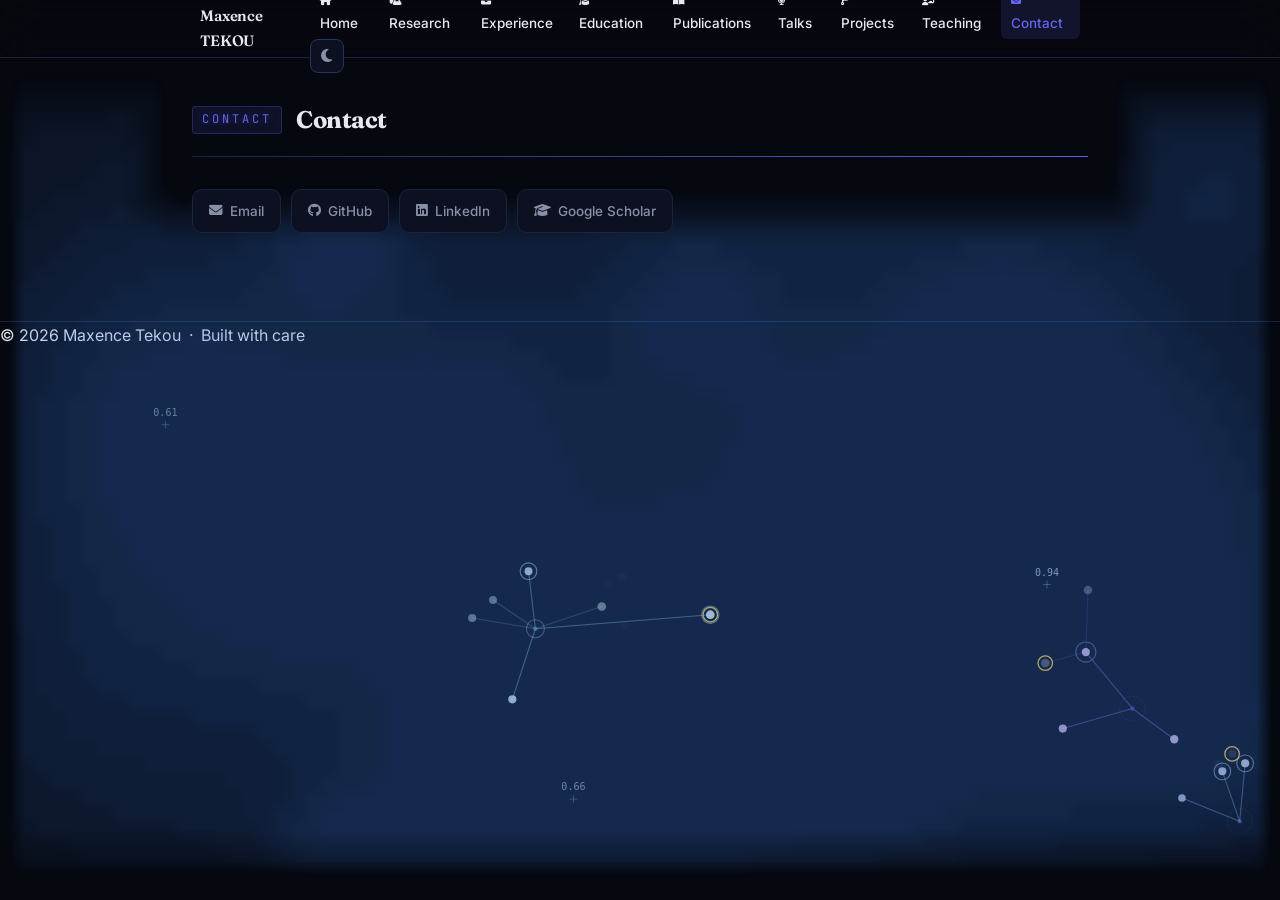
<file: docs/contact.html>
﻿<!DOCTYPE html>
<html lang="en" data-theme="dark">

<head>
  <script>
    (function(){
      var saved = localStorage.getItem('theme') || 'dark';
      document.documentElement.setAttribute('data-theme', saved);
    })();
  </script>
  <meta charset="UTF-8">
  <meta name="viewport" content="width=device-width, initial-scale=1.0">
  <title>Contact - Maxence TEKOU</title>

  <link rel="preconnect" href="https://fonts.googleapis.com">
  <link rel="preconnect" href="https://fonts.gstatic.com" crossorigin>
  <link href="https://fonts.googleapis.com/css2?family=Fraunces:opsz,wght@9..144,100..900&family=Inter:wght@300..700&family=Lora:ital,wght@0,400..700;1,400..700&family=JetBrains+Mono:wght@400;500&display=swap" rel="stylesheet">
  <link rel="stylesheet" href="https://cdnjs.cloudflare.com/ajax/libs/font-awesome/6.5.1/css/all.min.css">
  <link rel="stylesheet" href="styles.css">
</head>

<body>

  <div id="progress-bar"></div>
  <canvas id="bg-canvas"></canvas>

  <nav class="topnav">
    <a href="index.html" class="nav-brand">Maxence TEKOU</a>
    <div class="nav-right">
      <div class="nav-links">
        <a href="index.html"><i class="fa-solid fa-house fa-xs"></i> Home</a>
        <a href="research.html"><i class="fa-solid fa-flask-vial fa-xs"></i> Research</a>
        <a href="experience.html"><i class="fa-solid fa-briefcase fa-xs"></i> Experience</a>
        <a href="education.html"><i class="fa-solid fa-graduation-cap fa-xs"></i> Education</a>
        <a href="publications.html"><i class="fa-solid fa-book-open fa-xs"></i> Publications</a>
        <a href="talks.html"><i class="fa-solid fa-microphone-lines fa-xs"></i> Talks</a>
        <a href="projects.html"><i class="fa-solid fa-code-branch fa-xs"></i> Projects</a>
        <a href="teaching.html"><i class="fa-solid fa-chalkboard-user fa-xs"></i> Teaching</a>
        <a href="contact.html"><i class="fa-solid fa-envelope fa-xs"></i> Contact</a>
      </div>
      <button id="theme-toggle" aria-label="Toggle theme">
        <i class="fa-solid fa-moon icon-moon"></i>
        <i class="fa-solid fa-sun  icon-sun"></i>
      </button>
    </div>
  </nav>

  <div class="container">
    <div class="page-header reveal">
      <div class="section-header">
        <span class="section-tag">Contact</span>
        <h2>Contact</h2>
      </div>
    </div>

    <section>
      <div class="contact-links reveal reveal-d1">
        <a href="mailto:tekoumax15@gmail.com"><i class="fa-solid fa-envelope"></i> Email</a>
        <a href="https://github.com/maxencelebaron" target="_blank"><i class="fa-brands fa-github"></i> GitHub</a>
        <a href="https://linkedin.com/in/pakomaxencetekou" target="_blank"><i class="fa-brands fa-linkedin"></i> LinkedIn</a>
        <a href="https://scholar.google.com" target="_blank"><i class="fa-solid fa-graduation-cap"></i> Google Scholar</a>
      </div>
    </section>
  </div>

  <footer>
    <p>© 2026 Maxence Tekou &nbsp;·&nbsp; Built with care</p>
  </footer>

  <script src="canvas.js"></script>
  <script src="shared.js"></script>
</body>
</html>
</file>
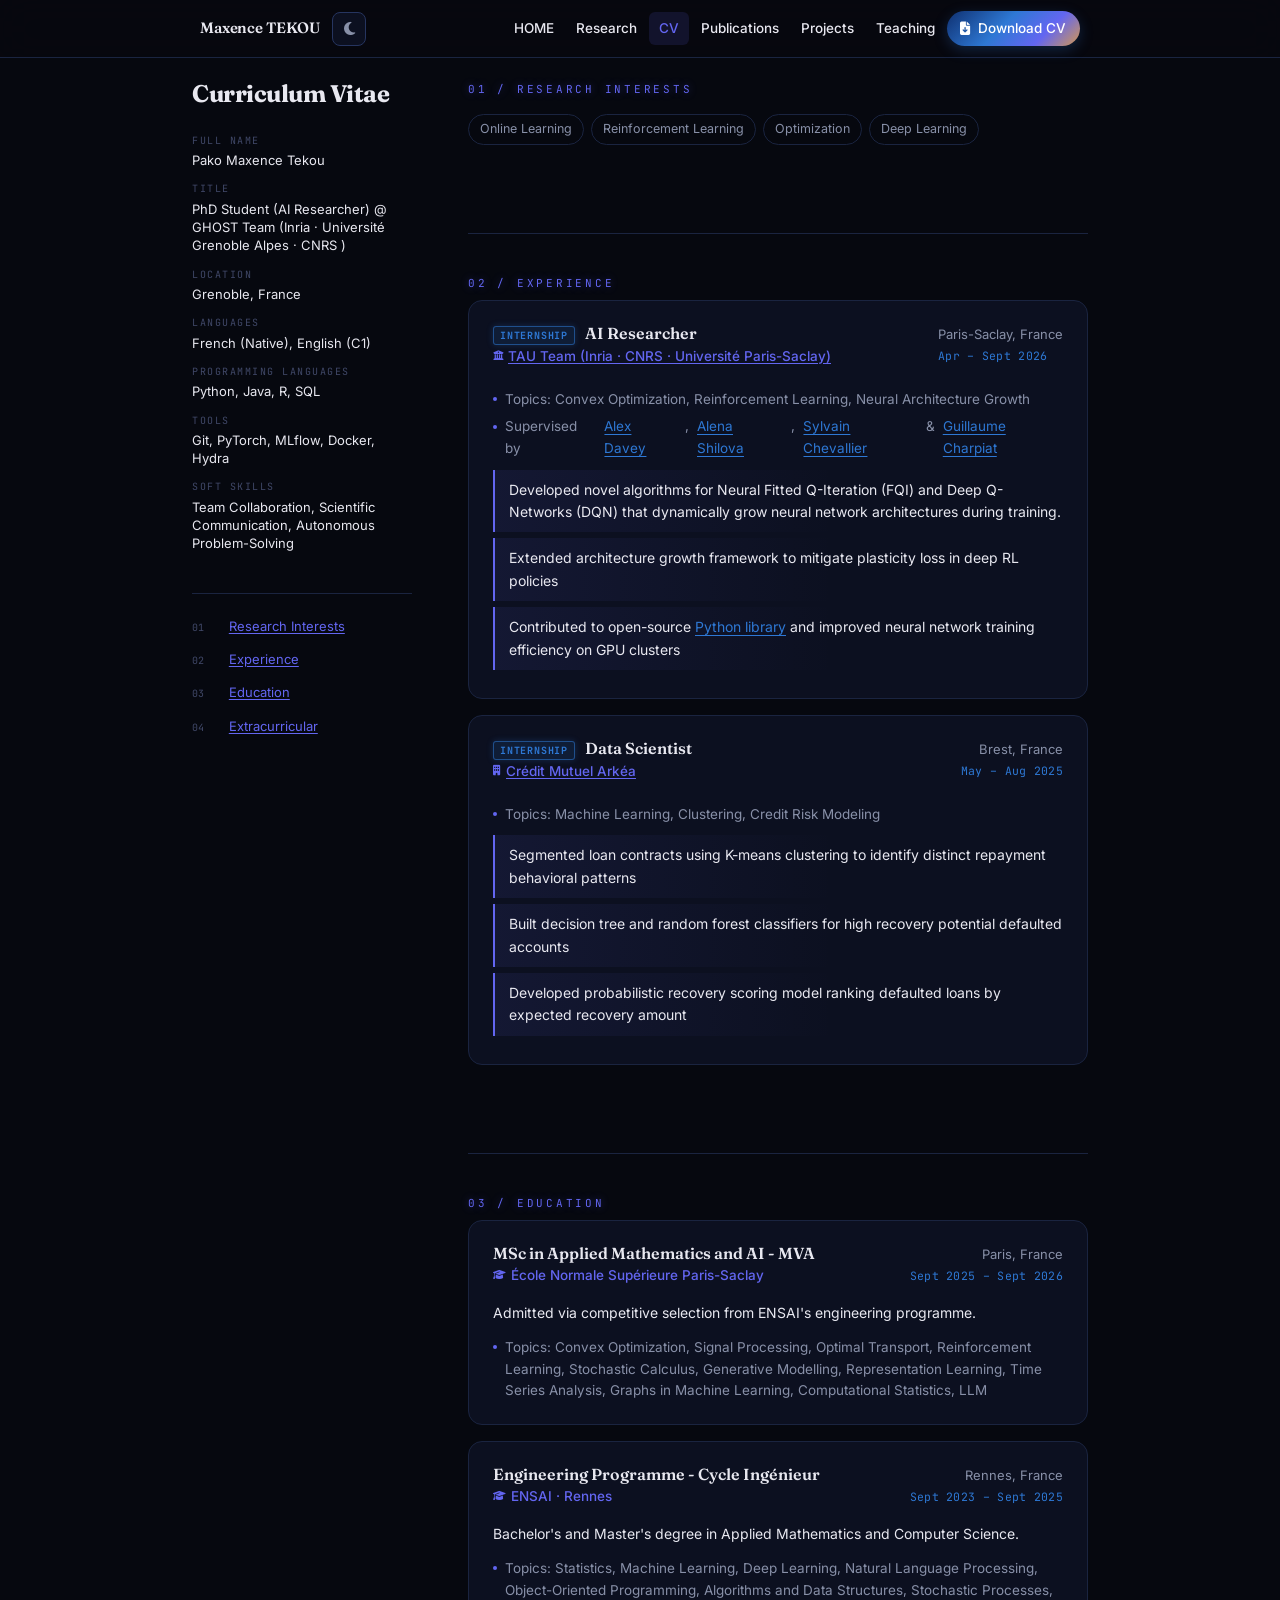
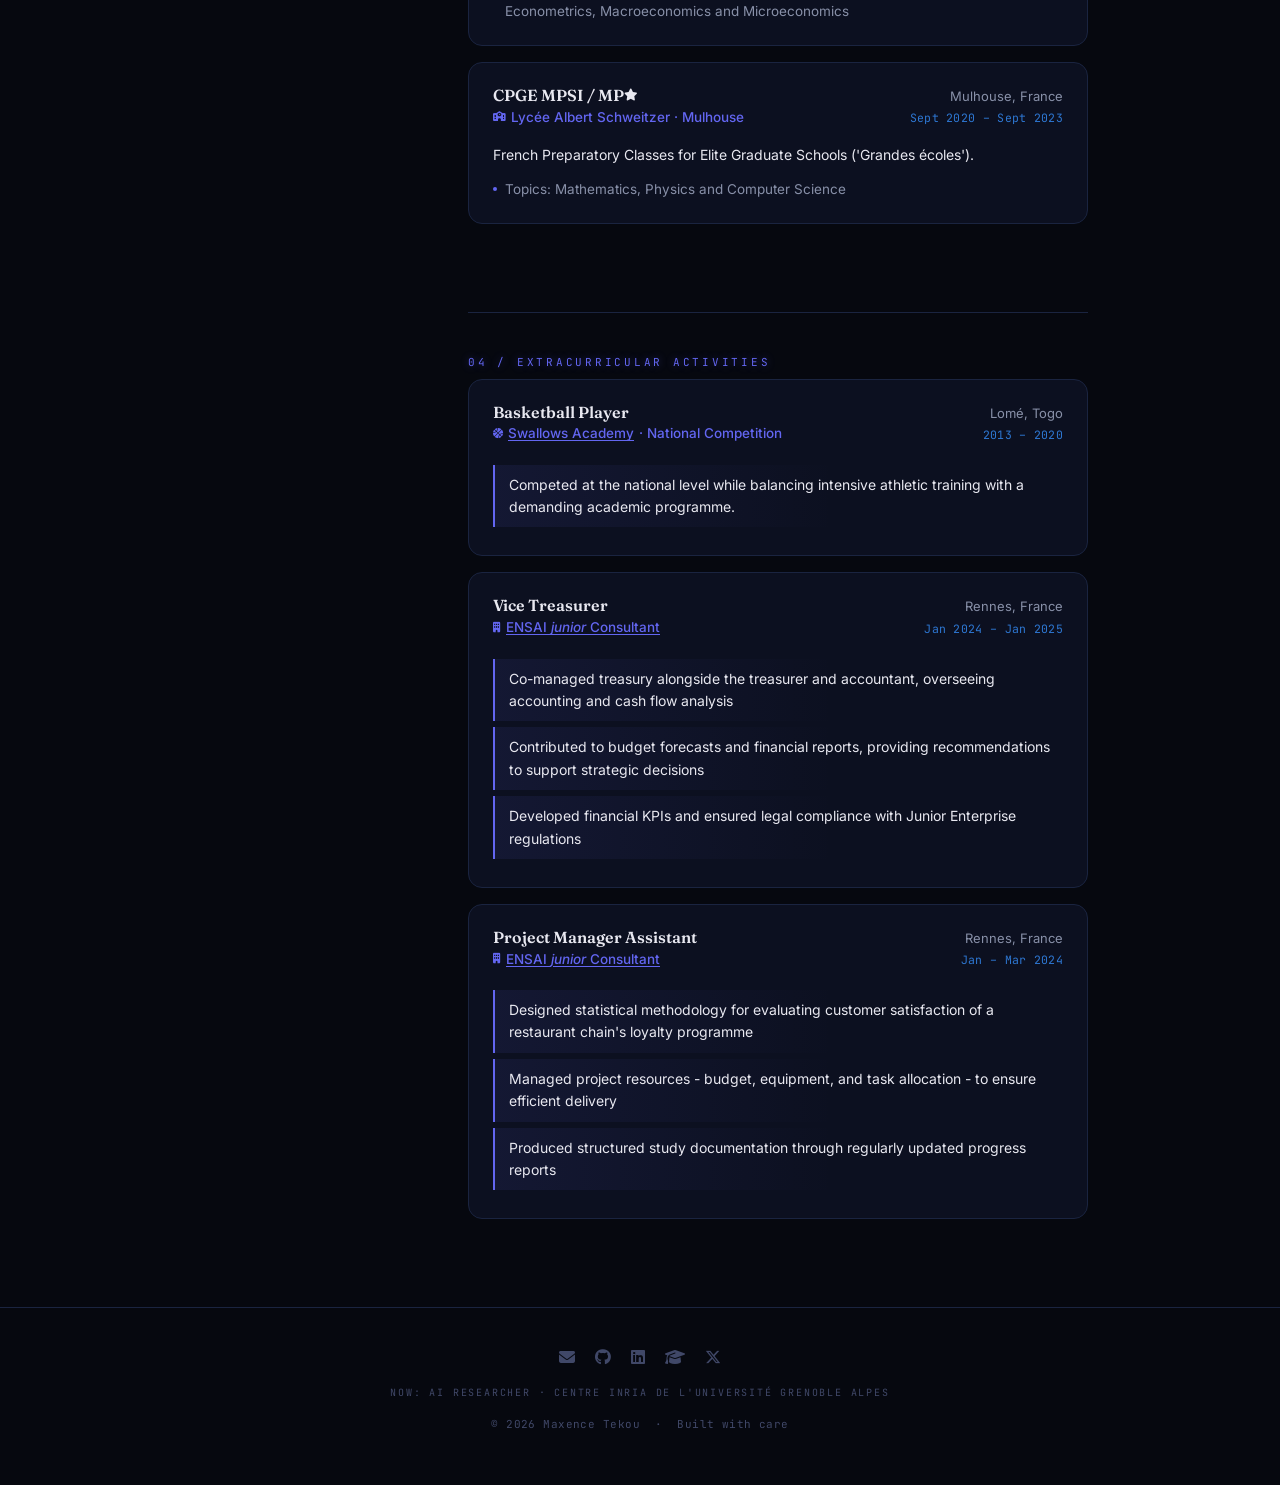
<file: docs/cv.html>
﻿<!DOCTYPE html>
<html lang="en" data-theme="dark">

<head>
  <script>
    (function(){
      var saved = localStorage.getItem('theme') || 'dark';
      document.documentElement.setAttribute('data-theme', saved);
    })();
  </script>
  <meta charset="UTF-8">
  <meta name="viewport" content="width=device-width, initial-scale=1.0">
  <title>CV - Maxence TEKOU</title>

  <link rel="preconnect" href="https://fonts.googleapis.com">
  <link rel="preconnect" href="https://fonts.gstatic.com" crossorigin>
  <link href="https://fonts.googleapis.com/css2?family=Fraunces:opsz,wght@9..144,100..900&family=Inter:wght@300..700&family=Lora:ital,wght@0,400..700;1,400..700&family=JetBrains+Mono:wght@400;500&display=swap" rel="stylesheet">
  <link rel="stylesheet" href="https://cdnjs.cloudflare.com/ajax/libs/font-awesome/6.5.1/css/all.min.css">
  <link rel="stylesheet" href="styles.css">
</head>

<body>

  <div id="progress-bar"></div>
  <!-- <canvas id="bg-canvas"></canvas> -->

  <nav class="topnav">
    <div class="nav-left">
      <a href="index.html" class="nav-brand">Maxence TEKOU</a>
      <button id="theme-toggle" aria-label="Toggle theme">
        <i class="fa-solid fa-moon icon-moon"></i>
        <i class="fa-solid fa-sun  icon-sun"></i>
      </button>
    </div>
    <div class="nav-links">
      <a href="index.html">HOME</a>
      <a href="research.html">Research</a>
      <a href="cv.html">CV</a>
      <a href="publications.html">Publications</a>
      <!-- <a href="talks.html">Talks</a> -->
      <a href="projects.html">Projects</a>
      <a href="teaching.html">Teaching</a>
      <a href="CV_PakoMaxence_Tekou.pdf" target="_blank" class="nav-cta"><i class="fa-solid fa-file-arrow-down"></i> Download CV</a>
    </div>
  <button id="hamburger" class="hamburger" aria-label="Menu" aria-expanded="false">
    <i class="fa-solid fa-bars"></i>
  </button>
  </nav>

  <div class="container">

    <!-- ===== Experience ===== -->
    <!-- <div class="page-header reveal">
      <div class="section-header">
        <h2><i class="fa-solid fa-briefcase fa-sm"></i> Experience</h2>
      </div>
    </div>

    <section>
      <div class="item reveal reveal-d1">
        <div class="item-header">
          <div>
            <div class="item-title"><span class="role-tag intern">Intern</span> Machine Learning Research Intern</div>
            <div class="item-subtitle"><i class="fa-solid fa-building-columns fa-xs"></i> Inria TAU Team · Paris-Saclay</div>
          </div>
          <div>
            <div class="item-date">Apr – Sept 2026</div>
            <div class="phase">[Completed]</div>
          </div>
        </div>
        <div class="item-description">
          Topics: Convex Optimization, Reinforcement Learning, Neural Architecture Growth
          <ul style="margin-top: 10px;">
            <li>Contributed to principled neuron addition criteria based on expressivity bottlenecks for neural architecture growth</li>
            <li>Extended architecture growth framework to mitigate plasticity loss in deep RL policies</li>
            <li>Contributed to open-source Python library and improved neural network training efficiency on GPU clusters</li>
          </ul>
        </div>
      </div>

      <div class="dashed-divider"></div>

      <div class="item reveal reveal-d2">
        <div class="item-header">
          <div>
            <div class="item-title"><span class="role-tag intern">Intern</span> Data Science Intern</div>
            <div class="item-subtitle"><i class="fa-solid fa-building fa-xs"></i> Crédit Mutuel Arkéa · Brest</div>
          </div>
          <div>
            <div class="item-date">May – Aug 2025</div>
            <div class="phase">[Completed]</div>
          </div>
        </div>
        <div class="item-description">
          Topics: Machine Learning, Clustering, Credit Risk Modeling
          <ul style="margin-top: 10px;">
            <li>Segmented 2600 loan contracts using K-means clustering to identify distinct repayment behavioral patterns</li>
            <li>Built decision tree and random forest classifiers for high recovery potential defaulted accounts</li>
            <li>Developed probabilistic recovery scoring model ranking defaulted loans by expected recovery amount</li>
          </ul>
        </div>
      </div>
    </section> -->

    <!-- ===== Education ===== -->
    <!-- <div class="page-header reveal" style="margin-top: 48px;">
      <div class="section-header">
        <h2><i class="fa-solid fa-graduation-cap fa-sm"></i> Education</h2>
      </div>
    </div>

    <section>
      <div class="item reveal reveal-d1">
        <div class="item-header">
          <div>
            <div class="item-title">M2 MVA - Mathématiques, Vision, Apprentissage</div>
            <div class="item-subtitle"><i class="fa-solid fa-graduation-cap fa-xs"></i> École Normale Supérieure Paris-Saclay</div>
          </div>
          <div class="item-date">Sept 2025 – Sept 2026</div>
        </div>
        <div class="item-description">
          Competitive selection from ENSAI engineering programme. Topics: Convex Optimization,
          Signal Processing, Optimal Transport, Reinforcement Learning, Stochastic Calculus,
          Generative Modelling, Representation Learning, Time Series Analysis, Computational Statistics.
        </div>
      </div>

      <div class="item reveal reveal-d2">
        <div class="item-header">
          <div>
            <div class="item-title">Cycle Ingénieur - Engineering Programme</div>
            <div class="item-subtitle"><i class="fa-solid fa-graduation-cap fa-xs"></i> ENSAI · Rennes</div>
          </div>
          <div class="item-date">Sept 2023 – Sept 2025</div>
        </div>
        <div class="item-description">
          Bachelor's and Master's degree in Applied Mathematics and Computer Science.
          Topics: Statistical and Deep Learning, NLP, Algorithms, Stochastic Processes, Economics.
        </div>
      </div>

      <div class="item reveal reveal-d3">
        <div class="item-header">
          <div>
            <div class="item-title">CPGE MPSI / MP<i class="fa-solid fa-star fa-xs"></i></div>
            <div class="item-subtitle"><i class="fa-solid fa-school fa-xs"></i> Lycée Albert Schweitzer · Mulhouse</div>
          </div>
          <div class="item-date">Sept 2020 – Sept 2023</div>
        </div>
        <div class="item-description">
          French Preparatory Classes for Elite Graduate Schools.
          Rigorous training in Mathematics, Physics, and Computer Science.
        </div>
      </div>
    </section> -->

    <!-- ===== Skills ===== -->
    <!-- <div class="page-header reveal" style="margin-top: 48px;">
      <div class="section-header">
        <h2><i class="fa-solid fa-wrench fa-sm"></i> Skills</h2>
      </div>
    </div>

    <section>
      <div class="item reveal reveal-d1">
        <div class="skill-group">
          <div class="skill-label"><i class="fa-solid fa-earth-europe fa-xs"></i> Languages</div>
          <div class="tags">
            <span class="tag">French (Native)</span>
            <span class="tag">English (Upper-Intermediate)</span>
          </div>
        </div>
        <div class="skill-group">
          <div class="skill-label"><i class="fa-solid fa-code fa-xs"></i> Programming</div>
          <div class="tags">
            <span class="tag">Python</span>
            <span class="tag">PyTorch</span>
            <span class="tag">NumPy</span>
            <span class="tag">Pandas</span>
            <span class="tag">Scikit-learn</span>
            <span class="tag">Java</span>
            <span class="tag">R</span>
            <span class="tag">SQL</span>
          </div>
        </div>
        <div class="skill-group">
          <div class="skill-label"><i class="fa-solid fa-wrench fa-xs"></i> Tools & Infrastructure</div>
          <div class="tags">
            <span class="tag">MLOps (W&B, MLflow)</span>
            <span class="tag">Docker</span>
            <span class="tag">Hydra</span>
            <span class="tag">Git</span>
            <span class="tag">GPU Clusters</span>
          </div>
        </div>
        <div class="skill-group">
          <div class="skill-label"><i class="fa-solid fa-brain fa-xs"></i> Specializations</div>
          <div class="tags">
            <span class="tag">Deep Learning</span>
            <span class="tag">Reinforcement Learning</span>
            <span class="tag">Optimization</span>
            <span class="tag">Neural Networks</span>
            <span class="tag">Statistical Learning</span>
            <span class="tag">Signal Processing</span>
            <span class="tag">Stochastic Processes</span>
          </div>
        </div>
      </div>
    </section> -->

    <!-- ===== CV LAYOUT ===== -->
    <div class="cv-grid">

      <!-- LEFT: sticky aside -->
      <aside class="cv-aside reveal">
        <h1>Curriculum Vitae</h1>
        <dl class="cv-info">
          <div class="cv-info-row">
            <dt>Full Name</dt>
            <dd>Pako Maxence Tekou</dd>
          </div>
          <div class="cv-info-row">
            <dt>Title</dt>
            <dd>PhD Student (AI Researcher) @ GHOST Team (Inria · Université Grenoble Alpes · CNRS )</dd>
          </div>
          <div class="cv-info-row">
            <dt>Location</dt>
            <dd>Grenoble, France</dd>
          </div>
          <div class="cv-info-row">
            <dt>Languages</dt>
            <dd>French (Native), English (C1)</dd>
          </div>
          <div class="cv-info-row">
            <dt>Programming Languages</dt>
            <dd>Python, Java, R, SQL</dd>
          </div>
          <div class="cv-info-row">
            <dt>Tools</dt>
            <dd>Git, PyTorch, MLflow, Docker, Hydra</dd>
          </div>
          <div class="cv-info-row">
            <dt>Soft Skills</dt>
            <dd>Team Collaboration, Scientific Communication, Autonomous Problem-Solving</dd>
          </div>
        </dl>
        <nav class="cv-nav">
          <ul>
            <li><a href="#research-interests"><span class="nav-num">01</span><span class="nav-label">Research Interests</span></a></li>
            <li><a href="#experience"><span class="nav-num">02</span><span class="nav-label">Experience</span></a></li>
            <li><a href="#education"><span class="nav-num">03</span><span class="nav-label">Education</span></a></li>
            <li><a href="#extracurricular"><span class="nav-num">04</span><span class="nav-label">Extracurricular</span></a></li>
          </ul>
        </nav>
      </aside>

      <!-- RIGHT: main content -->
      <div class="cv-main">

        <!-- 01 / Research Interests -->
        <section id="research-interests">
          <p class="section-eyebrow">01 / Research Interests</p>
          <div class="tags" style="margin-top: 16px;">
            <span class="tag">Online Learning</span>
            <span class="tag">Reinforcement Learning</span>
            <span class="tag">Optimization</span>
            <span class="tag">Deep Learning</span>
          </div>
        </section>

        <!-- 02 / Experience -->
        <section id="experience">
          <p class="section-eyebrow">02 / Experience</p>

          <div class="item reveal reveal-d1">
            <div class="item-header">
              <div>
                <div class="item-title"><span class="role-tag intern">Internship</span> AI Researcher</div>
                <div class="item-subtitle"><i class="fa-solid fa-building-columns fa-xs"></i> <a href="https://team.inria.fr/tau2/" target="_blank">TAU Team (Inria · CNRS · Université Paris-Saclay)</a></div>
              </div>
              <div>
                <div class="item-location">Paris-Saclay, France</div>
                <div class="item-date">Apr – Sept 2026</div>
              </div>
            </div>
            <div class="item-description">
              <ul class="edu-list">
                <li>Topics: Convex Optimization, Reinforcement Learning, Neural Architecture Growth</li>
                <li>Supervised by <a href="https://alexdavey.github.io/" target="_blank" rel="noopener">Alex Davey</a>, <a href="https://aleshi94.github.io/home/" target="_blank" rel="noopener">Alena Shilova</a>, <a href="https://sylvchev.github.io/" target="_blank" rel="noopener">Sylvain Chevallier</a> &amp; <a href="https://www.lri.fr/~gcharpia/" target="_blank" rel="noopener">Guillaume Charpiat</a></li>
              </ul>
              <ul style="margin-top: 10px;">
                <li>Developed novel algorithms for Neural Fitted Q-Iteration (FQI) and Deep Q-Networks (DQN) that dynamically grow
                neural network architectures during training.</li>
                <li>Extended architecture growth framework to mitigate plasticity loss in deep RL policies</li>
                <li>Contributed to open-source <a href="https://github.com/growingnet" target="_blank" rel="noopener">Python library</a> and improved neural network training efficiency on GPU clusters</li>
              </ul>
            </div>
          </div>

          <!-- <div class="dashed-divider"></div> -->

          <div class="item reveal reveal-d2">
            <div class="item-header">
              <div>
                <div class="item-title"><span class="role-tag intern">Internship</span> Data Scientist</div>
                <div class="item-subtitle"><i class="fa-solid fa-building fa-xs"></i> <a href="https://www.cm-arkea.com/arkea/banque/assurances/j_6/en/home" target="_blank">Crédit Mutuel Arkéa</a></div>
              </div>
              <div>
                <div class="item-location">Brest, France</div>
                <div class="item-date">May – Aug 2025</div>
              </div>
            </div>
            <div class="item-description">
              <ul class="edu-list">
                <li>Topics: Machine Learning, Clustering, Credit Risk Modeling</li>
              </ul>
              <ul style="margin-top: 10px;">
                <li>Segmented loan contracts using K-means clustering to identify distinct repayment behavioral patterns</li>
                <li>Built decision tree and random forest classifiers for high recovery potential defaulted accounts</li>
                <li>Developed probabilistic recovery scoring model ranking defaulted loans by expected recovery amount</li>
              </ul>
            </div>
          </div>
        </section>

        <!-- 02 / Education -->
        <section id="education">
          <p class="section-eyebrow">03 / Education</p>

          <div class="item reveal reveal-d1">
            <div class="item-header">
              <div>
                <div class="item-title">MSc in Applied Mathematics and AI - MVA</div>
                <div class="item-subtitle"><i class="fa-solid fa-graduation-cap fa-xs"></i> École Normale Supérieure Paris-Saclay</div>
              </div>
              <div>
                <div class="item-location">Paris, France</div>
                <div class="item-date">Sept 2025 – Sept 2026</div>
              </div>
            </div>
            <div class="item-description">
              Admitted via competitive selection from ENSAI's engineering programme.
              <ul class="edu-list">
                <li>Topics: Convex Optimization, Signal Processing, Optimal Transport, Reinforcement Learning, Stochastic Calculus,
                Generative Modelling, Representation Learning, Time Series Analysis, Graphs in Machine Learning,
                Computational Statistics, LLM</li>
              </ul>
            </div>
          </div>

          <div class="item reveal reveal-d2">
            <div class="item-header">
              <div>
                <div class="item-title">Engineering Programme - Cycle Ingénieur</div>
                <div class="item-subtitle"><i class="fa-solid fa-graduation-cap fa-xs"></i> ENSAI · Rennes</div>
              </div>
              <div>
                <div class="item-location">Rennes, France</div>
                <div class="item-date">Sept 2023 – Sept 2025</div>
              </div>
            </div>
            <div class="item-description">
              Bachelor's and Master's degree in Applied Mathematics and Computer Science.
              <ul class="edu-list">
                <li>Topics: Statistics, Machine Learning, Deep Learning, Natural Language Processing, Object-Oriented Programming, Algorithms and
                Data Structures, Stochastic Processes, Econometrics, Macroeconomics and Microeconomics</li>
              </ul>
            </div>
          </div>

          <div class="item reveal reveal-d3">
            <div class="item-header">
              <div>
                <div class="item-title">CPGE MPSI / MP<i class="fa-solid fa-star fa-xs"></i></div>
                <div class="item-subtitle"><i class="fa-solid fa-school fa-xs"></i> Lycée Albert Schweitzer · Mulhouse</div>
              </div>
              <div>
                <div class="item-location">Mulhouse, France</div>
                <div class="item-date">Sept 2020 – Sept 2023</div>
              </div>
            </div>
            <div class="item-description">
              French Preparatory Classes for Elite Graduate Schools ('Grandes écoles').
              <ul class="edu-list">
                <li>Topics: Mathematics, Physics and Computer Science</li>
              </ul>
            </div>
          </div>
        </section>

        <!-- 04 / Extracurricular Activities -->
        <section id="extracurricular">
          <p class="section-eyebrow">04 / Extracurricular Activities</p>

          <div class="item reveal reveal-d1">
            <div class="item-header">
              <div>
                <div class="item-title">Basketball Player</div>
                <div class="item-subtitle"><i class="fa-solid fa-basketball fa-xs"></i> <a href="https://academie-swallows.com/" target="_blank" rel="noopener">Swallows Academy</a> · National Competition</div>
              </div>
              <div>
                <div class="item-location">Lomé, Togo</div>
                <div class="item-date">2013 – 2020</div>
              </div>
            </div>
            <div class="item-description">
              <ul style="margin-top: 10px;">
                <li>Competed at the national level while balancing intensive athletic training with a demanding academic programme.</li>
              </ul>
            </div>
          </div>

          <div class="item reveal reveal-d2">
            <div class="item-header">
              <div>
                <div class="item-title">Vice Treasurer</div>
                <div class="item-subtitle"><i class="fa-solid fa-building fa-xs"></i> <a href="http://www.en.ejc.fr/" target="_blank" rel="noopener">ENSAI <em>junior</em> Consultant</a></div>
              </div>
              <div>
                <div class="item-location">Rennes, France</div>
                <div class="item-date">Jan 2024 – Jan 2025</div>
              </div>
            </div>
            <div class="item-description">
              <ul style="margin-top: 10px;">
                <li>Co-managed treasury alongside the treasurer and accountant, overseeing accounting and cash flow analysis</li>
                <li>Contributed to budget forecasts and financial reports, providing recommendations to support strategic decisions</li>
                <li>Developed financial KPIs and ensured legal compliance with Junior Enterprise regulations</li>
              </ul>
            </div>
          </div>

          <div class="item reveal reveal-d3">
            <div class="item-header">
              <div>
                <div class="item-title">Project Manager Assistant</div>
                <div class="item-subtitle"><i class="fa-solid fa-building fa-xs"></i> <a href="http://www.en.ejc.fr/" target="_blank" rel="noopener">ENSAI <em>junior</em> Consultant</a></div>
              </div>
              <div>
                <div class="item-location">Rennes, France</div>
                <div class="item-date">Jan – Mar 2024</div>
              </div>
            </div>
            <div class="item-description">
              <ul style="margin-top: 10px;">
                <li>Designed statistical methodology for evaluating customer satisfaction of a restaurant chain's loyalty programme</li>
                <li>Managed project resources - budget, equipment, and task allocation - to ensure efficient delivery</li>
                <li>Produced structured study documentation through regularly updated progress reports</li>
              </ul>
            </div>
          </div>
        </section>

      </div><!-- /cv-main -->
    </div><!-- /cv-grid -->

  </div>

  <footer>
    <div class="footer-inner">
      <div class="footer-socials">
        <a href="mailto:tekoumax15@gmail.com" class="footer-social-link" title="Email"><i class="fa-solid fa-envelope"></i></a>
        <a href="https://github.com/maxencelebaron" target="_blank" class="footer-social-link" title="GitHub"><i class="fa-brands fa-github"></i></a>
        <a href="https://linkedin.com/in/pakomaxencetekou" target="_blank" class="footer-social-link" title="LinkedIn"><i class="fa-brands fa-linkedin"></i></a>
        <a href="https://scholar.google.com" target="_blank" class="footer-social-link" title="Scholar"><i class="fa-solid fa-graduation-cap"></i></a>
        <a href="https://x.com/MaxenceT6" target="_blank" class="footer-social-link" title="Twitter / X"><i class="fa-brands fa-x-twitter"></i></a>
      </div>
      <p class="footer-status">now: AI Researcher · Centre Inria de l'Université Grenoble Alpes</p>
      <p class="footer-copy">© 2026 Maxence Tekou &nbsp;·&nbsp; Built with care</p>
    </div>
  </footer>

  <!-- <script src="canvas.js"></script> -->
  <script src="shared.js"></script>
</body>
</html>
</file>
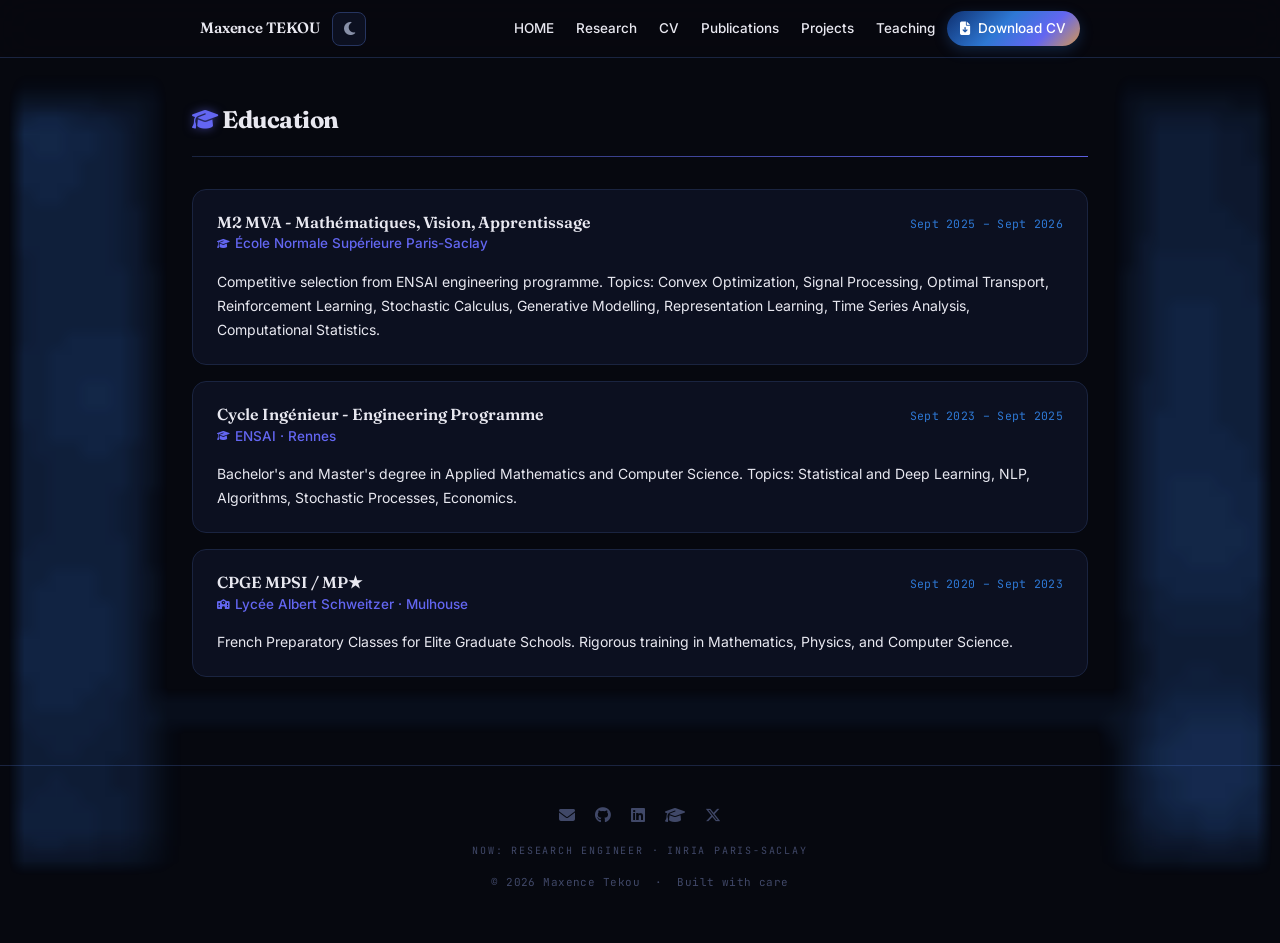
<file: docs/education.html>
﻿<!DOCTYPE html>
<html lang="en" data-theme="dark">

<head>
  <script>
    (function(){
      var saved = localStorage.getItem('theme') || 'dark';
      document.documentElement.setAttribute('data-theme', saved);
    })();
  </script>
  <meta charset="UTF-8">
  <meta name="viewport" content="width=device-width, initial-scale=1.0">
  <title>Education - Maxence TEKOU</title>

  <link rel="preconnect" href="https://fonts.googleapis.com">
  <link rel="preconnect" href="https://fonts.gstatic.com" crossorigin>
  <link href="https://fonts.googleapis.com/css2?family=Fraunces:opsz,wght@9..144,100..900&family=Inter:wght@300..700&family=Lora:ital,wght@0,400..700;1,400..700&family=JetBrains+Mono:wght@400;500&display=swap" rel="stylesheet">
  <link rel="stylesheet" href="https://cdnjs.cloudflare.com/ajax/libs/font-awesome/6.5.1/css/all.min.css">
  <link rel="stylesheet" href="styles.css">
</head>

<body>

  <div id="progress-bar"></div>
  <canvas id="bg-canvas"></canvas>

  <nav class="topnav">
    <div class="nav-left">
      <a href="index.html" class="nav-brand">Maxence TEKOU</a>
      <button id="theme-toggle" aria-label="Toggle theme">
        <i class="fa-solid fa-moon icon-moon"></i>
        <i class="fa-solid fa-sun  icon-sun"></i>
      </button>
    </div>
    <div class="nav-links">
      <a href="index.html">HOME</a>
      <a href="research.html">Research</a>
      <a href="cv.html">CV</a>
      <a href="publications.html">Publications</a>
      <!-- <a href="talks.html">Talks</a> -->
      <a href="projects.html">Projects</a>
      <a href="teaching.html">Teaching</a>
      <a href="CV_PakoMaxence_Tekou.pdf" target="_blank" class="nav-cta"><i class="fa-solid fa-file-arrow-down"></i> Download CV</a>
    </div>
  </nav>

  <div class="container">
    <div class="page-header reveal">
      <div class="section-header">
<h2><i class="fa-solid fa-graduation-cap fa-sm"></i> Education</h2>
      </div>
    </div>

    <section>
      <div class="item reveal reveal-d1">
        <div class="item-header">
          <div>
            <div class="item-title">M2 MVA - Mathématiques, Vision, Apprentissage</div>
            <div class="item-subtitle"><i class="fa-solid fa-graduation-cap fa-xs"></i> École Normale Supérieure Paris-Saclay</div>
          </div>
          <div class="item-date">Sept 2025 – Sept 2026</div>
        </div>
        <div class="item-description">
          Competitive selection from ENSAI engineering programme. Topics: Convex Optimization,
          Signal Processing, Optimal Transport, Reinforcement Learning, Stochastic Calculus,
          Generative Modelling, Representation Learning, Time Series Analysis, Computational Statistics.
        </div>
      </div>

      <div class="item reveal reveal-d2">
        <div class="item-header">
          <div>
            <div class="item-title">Cycle Ingénieur - Engineering Programme</div>
            <div class="item-subtitle"><i class="fa-solid fa-graduation-cap fa-xs"></i> ENSAI · Rennes</div>
          </div>
          <div class="item-date">Sept 2023 – Sept 2025</div>
        </div>
        <div class="item-description">
          Bachelor's and Master's degree in Applied Mathematics and Computer Science.
          Topics: Statistical and Deep Learning, NLP, Algorithms, Stochastic Processes, Economics.
        </div>
      </div>

      <div class="item reveal reveal-d3">
        <div class="item-header">
          <div>
            <div class="item-title">CPGE MPSI / MP★</div>
            <div class="item-subtitle"><i class="fa-solid fa-school fa-xs"></i> Lycée Albert Schweitzer · Mulhouse</div>
          </div>
          <div class="item-date">Sept 2020 – Sept 2023</div>
        </div>
        <div class="item-description">
          French Preparatory Classes for Elite Graduate Schools.
          Rigorous training in Mathematics, Physics, and Computer Science.
        </div>
      </div>
    </section>
  </div>

  <footer>
    <div class="footer-inner">
      <div class="footer-socials">
        <a href="mailto:tekoumax15@gmail.com" class="footer-social-link" title="Email"><i class="fa-solid fa-envelope"></i></a>
        <a href="https://github.com/maxencelebaron" target="_blank" class="footer-social-link" title="GitHub"><i class="fa-brands fa-github"></i></a>
        <a href="https://linkedin.com/in/pakomaxencetekou" target="_blank" class="footer-social-link" title="LinkedIn"><i class="fa-brands fa-linkedin"></i></a>
        <a href="https://scholar.google.com" target="_blank" class="footer-social-link" title="Scholar"><i class="fa-solid fa-graduation-cap"></i></a>
        <a href="https://x.com/MaxenceT6" target="_blank" class="footer-social-link" title="Twitter / X"><i class="fa-brands fa-x-twitter"></i></a>
      </div>
      <p class="footer-status">now: research engineer · inria paris-saclay</p>
      <p class="footer-copy">© 2026 Maxence Tekou &nbsp;·&nbsp; Built with care</p>
    </div>
  </footer>

  <script src="canvas.js"></script>
  <script src="shared.js"></script>
</body>
</html>
</file>
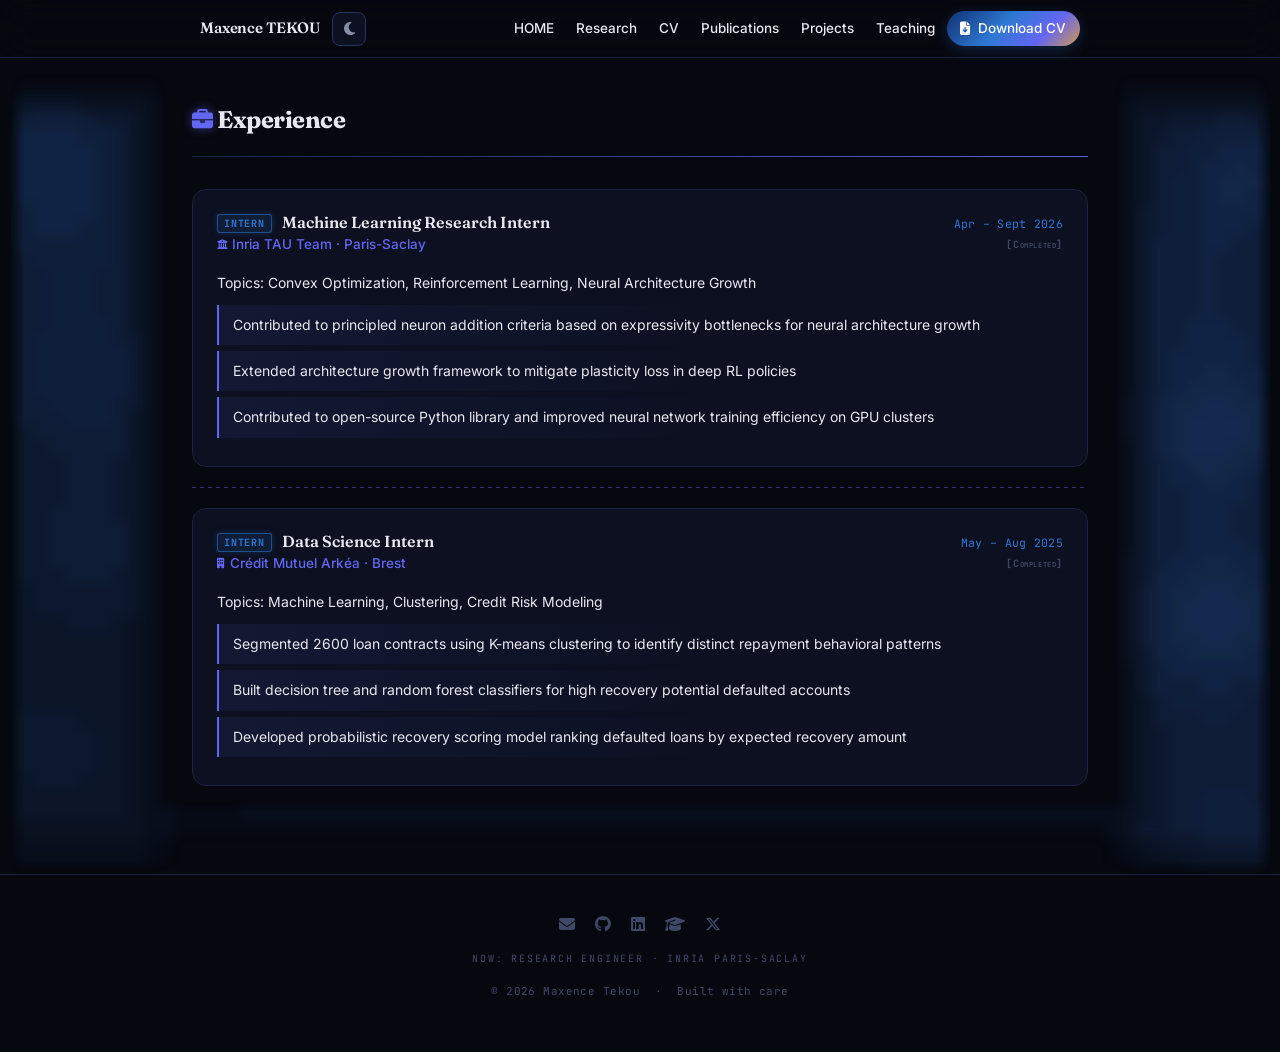
<file: docs/experience.html>
﻿<!DOCTYPE html>
<html lang="en" data-theme="dark">

<head>
  <script>
    (function(){
      var saved = localStorage.getItem('theme') || 'dark';
      document.documentElement.setAttribute('data-theme', saved);
    })();
  </script>
  <meta charset="UTF-8">
  <meta name="viewport" content="width=device-width, initial-scale=1.0">
  <title>Experience - Maxence TEKOU</title>

  <link rel="preconnect" href="https://fonts.googleapis.com">
  <link rel="preconnect" href="https://fonts.gstatic.com" crossorigin>
  <link href="https://fonts.googleapis.com/css2?family=Fraunces:opsz,wght@9..144,100..900&family=Inter:wght@300..700&family=Lora:ital,wght@0,400..700;1,400..700&family=JetBrains+Mono:wght@400;500&display=swap" rel="stylesheet">
  <link rel="stylesheet" href="https://cdnjs.cloudflare.com/ajax/libs/font-awesome/6.5.1/css/all.min.css">
  <link rel="stylesheet" href="styles.css">
</head>

<body>

  <div id="progress-bar"></div>
  <canvas id="bg-canvas"></canvas>

  <nav class="topnav">
    <div class="nav-left">
      <a href="index.html" class="nav-brand">Maxence TEKOU</a>
      <button id="theme-toggle" aria-label="Toggle theme">
        <i class="fa-solid fa-moon icon-moon"></i>
        <i class="fa-solid fa-sun  icon-sun"></i>
      </button>
    </div>
    <div class="nav-links">
      <a href="index.html">HOME</a>
      <a href="research.html">Research</a>
      <a href="cv.html">CV</a>
      <a href="publications.html">Publications</a>
      <!-- <a href="talks.html">Talks</a> -->
      <a href="projects.html">Projects</a>
      <a href="teaching.html">Teaching</a>
      <a href="CV_PakoMaxence_Tekou.pdf" target="_blank" class="nav-cta"><i class="fa-solid fa-file-arrow-down"></i> Download CV</a>
    </div>
  </nav>

  <div class="container">
    <div class="page-header reveal">
      <div class="section-header">
<h2><i class="fa-solid fa-briefcase fa-sm"></i> Experience</h2>
      </div>
    </div>

    <section>
      <div class="item reveal reveal-d1">
        <div class="item-header">
          <div>
            <div class="item-title"><span class="role-tag intern">Intern</span> Machine Learning Research Intern</div>
            <div class="item-subtitle"><i class="fa-solid fa-building-columns fa-xs"></i> Inria TAU Team · Paris-Saclay</div>
          </div>
          <div>
            <div class="item-date">Apr – Sept 2026</div>
            <div class="phase">[Completed]</div>
          </div>
        </div>
        <div class="item-description">
          Topics: Convex Optimization, Reinforcement Learning, Neural Architecture Growth
          <ul style="margin-top: 10px;">
            <li>Contributed to principled neuron addition criteria based on expressivity bottlenecks for neural architecture growth</li>
            <li>Extended architecture growth framework to mitigate plasticity loss in deep RL policies</li>
            <li>Contributed to open-source Python library and improved neural network training efficiency on GPU clusters</li>
          </ul>
        </div>
      </div>

      <div class="dashed-divider"></div>

      <div class="item reveal reveal-d2">
        <div class="item-header">
          <div>
            <div class="item-title"><span class="role-tag intern">Intern</span> Data Science Intern</div>
            <div class="item-subtitle"><i class="fa-solid fa-building fa-xs"></i> Crédit Mutuel Arkéa · Brest</div>
          </div>
          <div>
            <div class="item-date">May – Aug 2025</div>
            <div class="phase">[Completed]</div>
          </div>
        </div>
        <div class="item-description">
          Topics: Machine Learning, Clustering, Credit Risk Modeling
          <ul style="margin-top: 10px;">
            <li>Segmented 2600 loan contracts using K-means clustering to identify distinct repayment behavioral patterns</li>
            <li>Built decision tree and random forest classifiers for high recovery potential defaulted accounts</li>
            <li>Developed probabilistic recovery scoring model ranking defaulted loans by expected recovery amount</li>
          </ul>
        </div>
      </div>
    </section>
  </div>

  <footer>
    <div class="footer-inner">
      <div class="footer-socials">
        <a href="mailto:tekoumax15@gmail.com" class="footer-social-link" title="Email"><i class="fa-solid fa-envelope"></i></a>
        <a href="https://github.com/maxencelebaron" target="_blank" class="footer-social-link" title="GitHub"><i class="fa-brands fa-github"></i></a>
        <a href="https://linkedin.com/in/pakomaxencetekou" target="_blank" class="footer-social-link" title="LinkedIn"><i class="fa-brands fa-linkedin"></i></a>
        <a href="https://scholar.google.com" target="_blank" class="footer-social-link" title="Scholar"><i class="fa-solid fa-graduation-cap"></i></a>
        <a href="https://x.com/MaxenceT6" target="_blank" class="footer-social-link" title="Twitter / X"><i class="fa-brands fa-x-twitter"></i></a>
      </div>
      <p class="footer-status">now: research engineer · inria paris-saclay</p>
      <p class="footer-copy">© 2026 Maxence Tekou &nbsp;·&nbsp; Built with care</p>
    </div>
  </footer>

  <script src="canvas.js"></script>
  <script src="shared.js"></script>
</body>
</html>
</file>
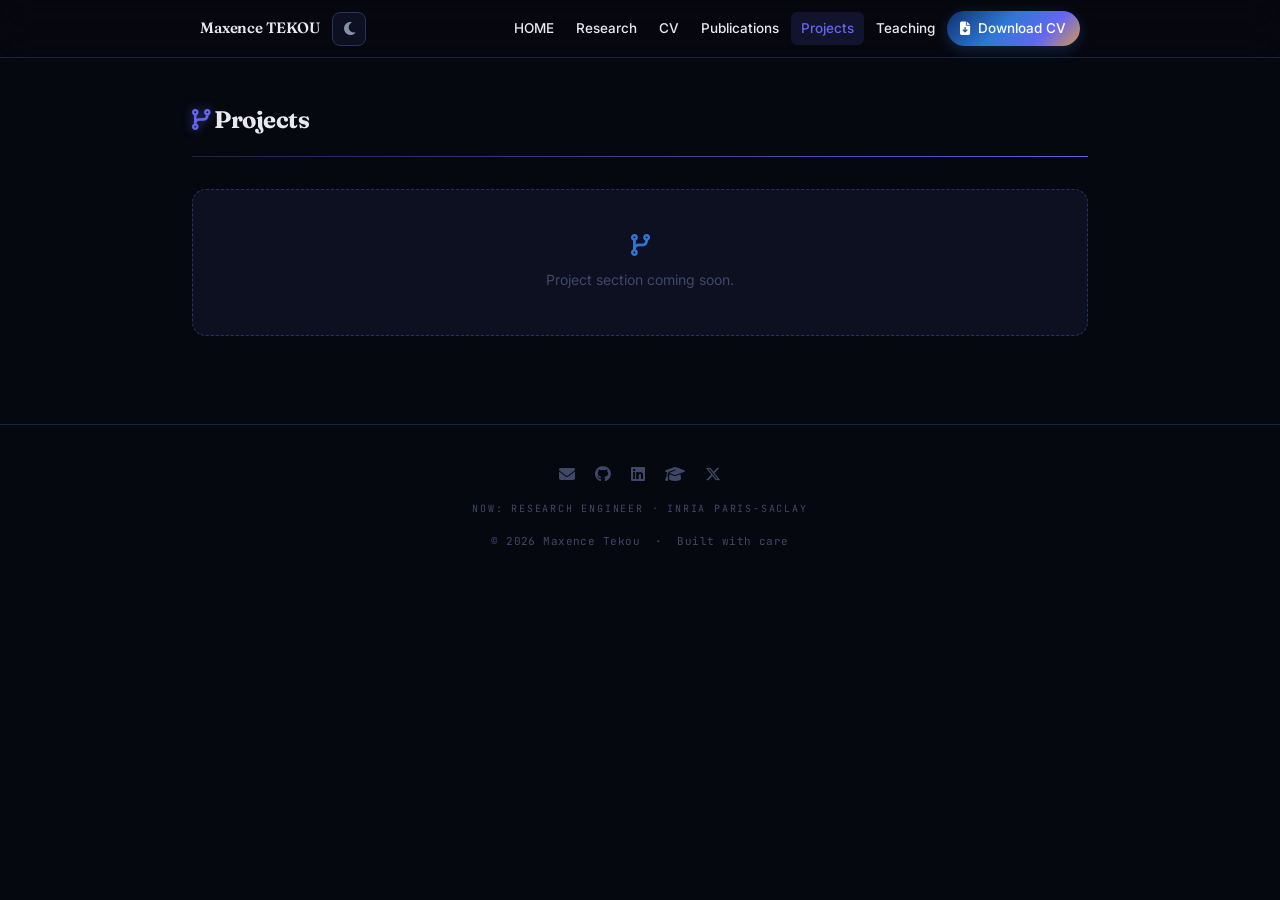
<file: docs/projects.html>
﻿<!DOCTYPE html>
<html lang="en" data-theme="dark">

<head>
  <script>
    (function(){
      var saved = localStorage.getItem('theme') || 'dark';
      document.documentElement.setAttribute('data-theme', saved);
    })();
  </script>
  <meta charset="UTF-8">
  <meta name="viewport" content="width=device-width, initial-scale=1.0">
  <title>Projects - Maxence TEKOU</title>

  <link rel="preconnect" href="https://fonts.googleapis.com">
  <link rel="preconnect" href="https://fonts.gstatic.com" crossorigin>
  <link href="https://fonts.googleapis.com/css2?family=Fraunces:opsz,wght@9..144,100..900&family=Inter:wght@300..700&family=Lora:ital,wght@0,400..700;1,400..700&family=JetBrains+Mono:wght@400;500&display=swap" rel="stylesheet">
  <link rel="stylesheet" href="https://cdnjs.cloudflare.com/ajax/libs/font-awesome/6.5.1/css/all.min.css">
  <link rel="stylesheet" href="styles.css">
</head>

<body>

  <div id="progress-bar"></div>
  <!-- <canvas id="bg-canvas"></canvas> -->

  <nav class="topnav">
    <div class="nav-left">
      <a href="index.html" class="nav-brand">Maxence TEKOU</a>
      <button id="theme-toggle" aria-label="Toggle theme">
        <i class="fa-solid fa-moon icon-moon"></i>
        <i class="fa-solid fa-sun  icon-sun"></i>
      </button>
    </div>
    <div class="nav-links">
      <a href="index.html">HOME</a>
      <a href="research.html">Research</a>
      <a href="cv.html">CV</a>
      <a href="publications.html">Publications</a>
      <!-- <a href="talks.html">Talks</a> -->
      <a href="projects.html">Projects</a>
      <a href="teaching.html">Teaching</a>
      <a href="CV_PakoMaxence_Tekou.pdf" target="_blank" class="nav-cta"><i class="fa-solid fa-file-arrow-down"></i> Download CV</a>
    </div>
  <button id="hamburger" class="hamburger" aria-label="Menu" aria-expanded="false">
    <i class="fa-solid fa-bars"></i>
  </button>
  </nav>

  <div class="container">
    <div class="page-header reveal">
      <div class="section-header">
<h2><i class="fa-solid fa-code-branch fa-sm"></i> Projects</h2>
      </div>
    </div>

    <section>
      <div class="placeholder reveal reveal-d1">
        <i class="fa-solid fa-code-branch" style="color: var(--blue);"></i>
        Project section coming soon.
      </div>
    </section>
  </div>

  <footer>
    <div class="footer-inner">
      <div class="footer-socials">
        <a href="mailto:tekoumax15@gmail.com" class="footer-social-link" title="Email"><i class="fa-solid fa-envelope"></i></a>
        <a href="https://github.com/maxencelebaron" target="_blank" class="footer-social-link" title="GitHub"><i class="fa-brands fa-github"></i></a>
        <a href="https://linkedin.com/in/pakomaxencetekou" target="_blank" class="footer-social-link" title="LinkedIn"><i class="fa-brands fa-linkedin"></i></a>
        <a href="https://scholar.google.com" target="_blank" class="footer-social-link" title="Scholar"><i class="fa-solid fa-graduation-cap"></i></a>
        <a href="https://x.com/MaxenceT6" target="_blank" class="footer-social-link" title="Twitter / X"><i class="fa-brands fa-x-twitter"></i></a>
      </div>
      <p class="footer-status">now: research engineer · inria paris-saclay</p>
      <p class="footer-copy">© 2026 Maxence Tekou &nbsp;·&nbsp; Built with care</p>
    </div>
  </footer>

  <!-- <script src="canvas.js"></script> -->
  <script src="shared.js"></script>
</body>
</html>
</file>
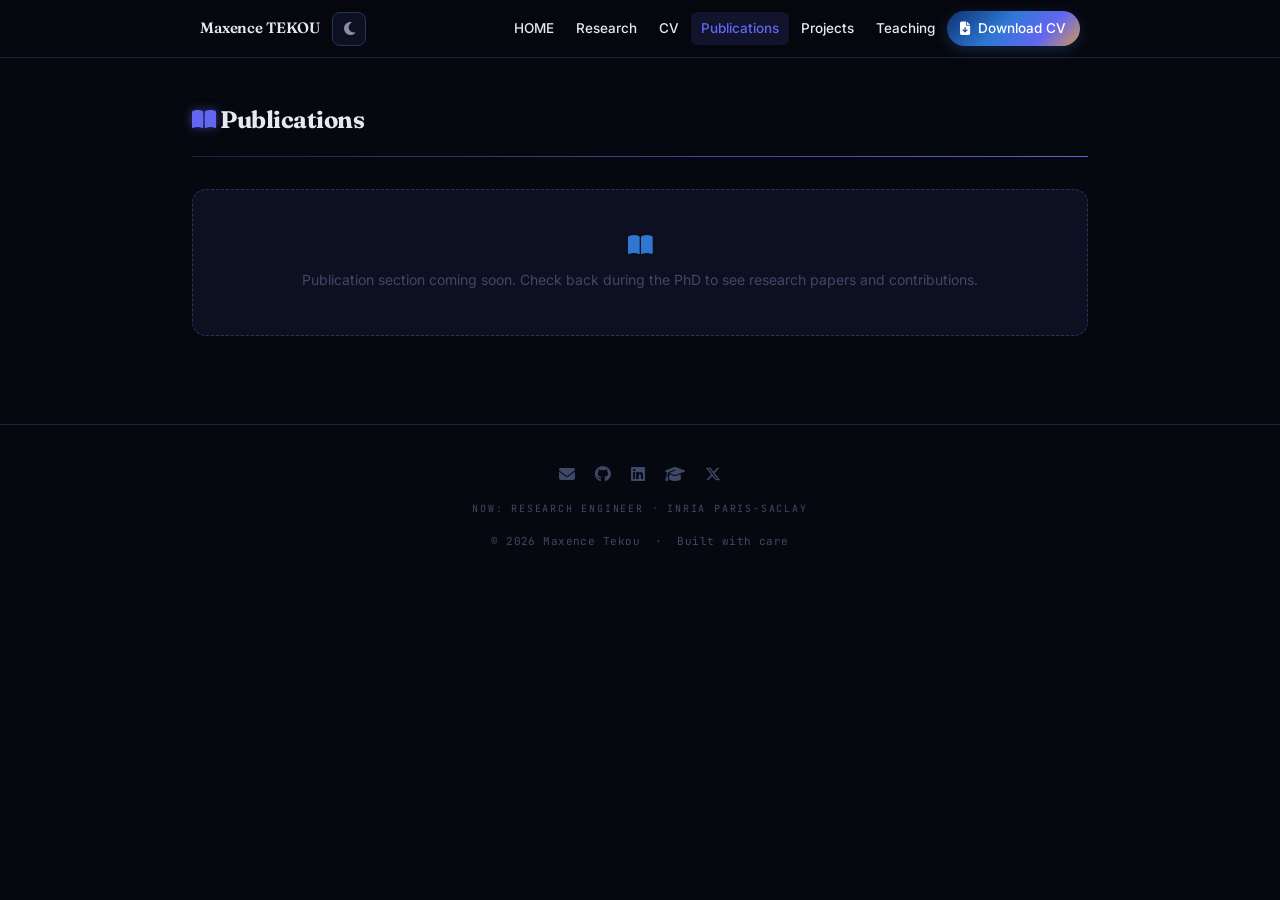
<file: docs/publications.html>
﻿<!DOCTYPE html>
<html lang="en" data-theme="dark">

<head>
  <script>
    (function(){
      var saved = localStorage.getItem('theme') || 'dark';
      document.documentElement.setAttribute('data-theme', saved);
    })();
  </script>
  <meta charset="UTF-8">
  <meta name="viewport" content="width=device-width, initial-scale=1.0">
  <title>Publications - Maxence TEKOU</title>

  <link rel="preconnect" href="https://fonts.googleapis.com">
  <link rel="preconnect" href="https://fonts.gstatic.com" crossorigin>
  <link href="https://fonts.googleapis.com/css2?family=Fraunces:opsz,wght@9..144,100..900&family=Inter:wght@300..700&family=Lora:ital,wght@0,400..700;1,400..700&family=JetBrains+Mono:wght@400;500&display=swap" rel="stylesheet">
  <link rel="stylesheet" href="https://cdnjs.cloudflare.com/ajax/libs/font-awesome/6.5.1/css/all.min.css">
  <link rel="stylesheet" href="styles.css">
</head>

<body>

  <div id="progress-bar"></div>
  <!-- <canvas id="bg-canvas"></canvas> -->

  <nav class="topnav">
    <div class="nav-left">
      <a href="index.html" class="nav-brand">Maxence TEKOU</a>
      <button id="theme-toggle" aria-label="Toggle theme">
        <i class="fa-solid fa-moon icon-moon"></i>
        <i class="fa-solid fa-sun  icon-sun"></i>
      </button>
    </div>
    <div class="nav-links">
      <a href="index.html">HOME</a>
      <a href="research.html">Research</a>
      <a href="cv.html">CV</a>
      <a href="publications.html">Publications</a>
      <!-- <a href="talks.html">Talks</a> -->
      <a href="projects.html">Projects</a>
      <a href="teaching.html">Teaching</a>
      <a href="CV_PakoMaxence_Tekou.pdf" target="_blank" class="nav-cta"><i class="fa-solid fa-file-arrow-down"></i> Download CV</a>
    </div>
  <button id="hamburger" class="hamburger" aria-label="Menu" aria-expanded="false">
    <i class="fa-solid fa-bars"></i>
  </button>
  </nav>

  <div class="container">
    <div class="page-header reveal">
      <div class="section-header">
<h2><i class="fa-solid fa-book-open fa-sm"></i> Publications</h2>
      </div>
    </div>

    <section>
      <!-- NeurIPS 2026 submissions
      <div class="item reveal reveal-d1">
        <div class="item-header">
          <div class="item-title">Should I train or should I grow? Single-Run Architecture Search by Network Growth</div>
          <div class="item-date pending">NeurIPS 2026 · under review</div>
        </div>
        <div class="item-description" style="margin-top: 8px;">
          S. Douka, A. Davey, S. Rivaud, T. Rudkiewicz, <strong>P. M. Tekou</strong>, et al.
        </div>
        <div class="badges">
          <span class="badge venue">NeurIPS 2026</span>
          <span class="badge status">Under Review</span>
        </div>
      </div>

      <div class="item reveal reveal-d2">
        <div class="item-header">
          <div class="item-title">GrowRA: Growing and Allocating LoRA Rank with a Natural-Gradient Criterion</div>
          <div class="item-date pending">NeurIPS 2026 · under review</div>
        </div>
        <div class="item-description" style="margin-top: 8px;">
          T. Rudkiewicz, H. Mousset, E. Saad, A. Shilova, A. Davey, S. Rivaud, S. Douka, <strong>P. M. Tekou</strong>, et al.
        </div>
        <div class="badges">
          <span class="badge venue">NeurIPS 2026</span>
          <span class="badge status">Under Review</span>
        </div>
      </div>
      -->

      <div class="placeholder reveal reveal-d1">
        <i class="fa-solid fa-book-open" style="color: var(--blue);"></i>
        Publication section coming soon. Check back during the PhD to see research papers and contributions.
      </div>
    </section>
  </div>

  <footer>
    <div class="footer-inner">
      <div class="footer-socials">
        <a href="mailto:tekoumax15@gmail.com" class="footer-social-link" title="Email"><i class="fa-solid fa-envelope"></i></a>
        <a href="https://github.com/maxencelebaron" target="_blank" class="footer-social-link" title="GitHub"><i class="fa-brands fa-github"></i></a>
        <a href="https://linkedin.com/in/pakomaxencetekou" target="_blank" class="footer-social-link" title="LinkedIn"><i class="fa-brands fa-linkedin"></i></a>
        <a href="https://scholar.google.com" target="_blank" class="footer-social-link" title="Scholar"><i class="fa-solid fa-graduation-cap"></i></a>
        <a href="https://x.com/MaxenceT6" target="_blank" class="footer-social-link" title="Twitter / X"><i class="fa-brands fa-x-twitter"></i></a>
      </div>
      <p class="footer-status">now: research engineer · inria paris-saclay</p>
      <p class="footer-copy">© 2026 Maxence Tekou &nbsp;·&nbsp; Built with care</p>
    </div>
  </footer>

  <!-- <script src="canvas.js"></script> -->
  <script src="shared.js"></script>
</body>
</html>
</file>
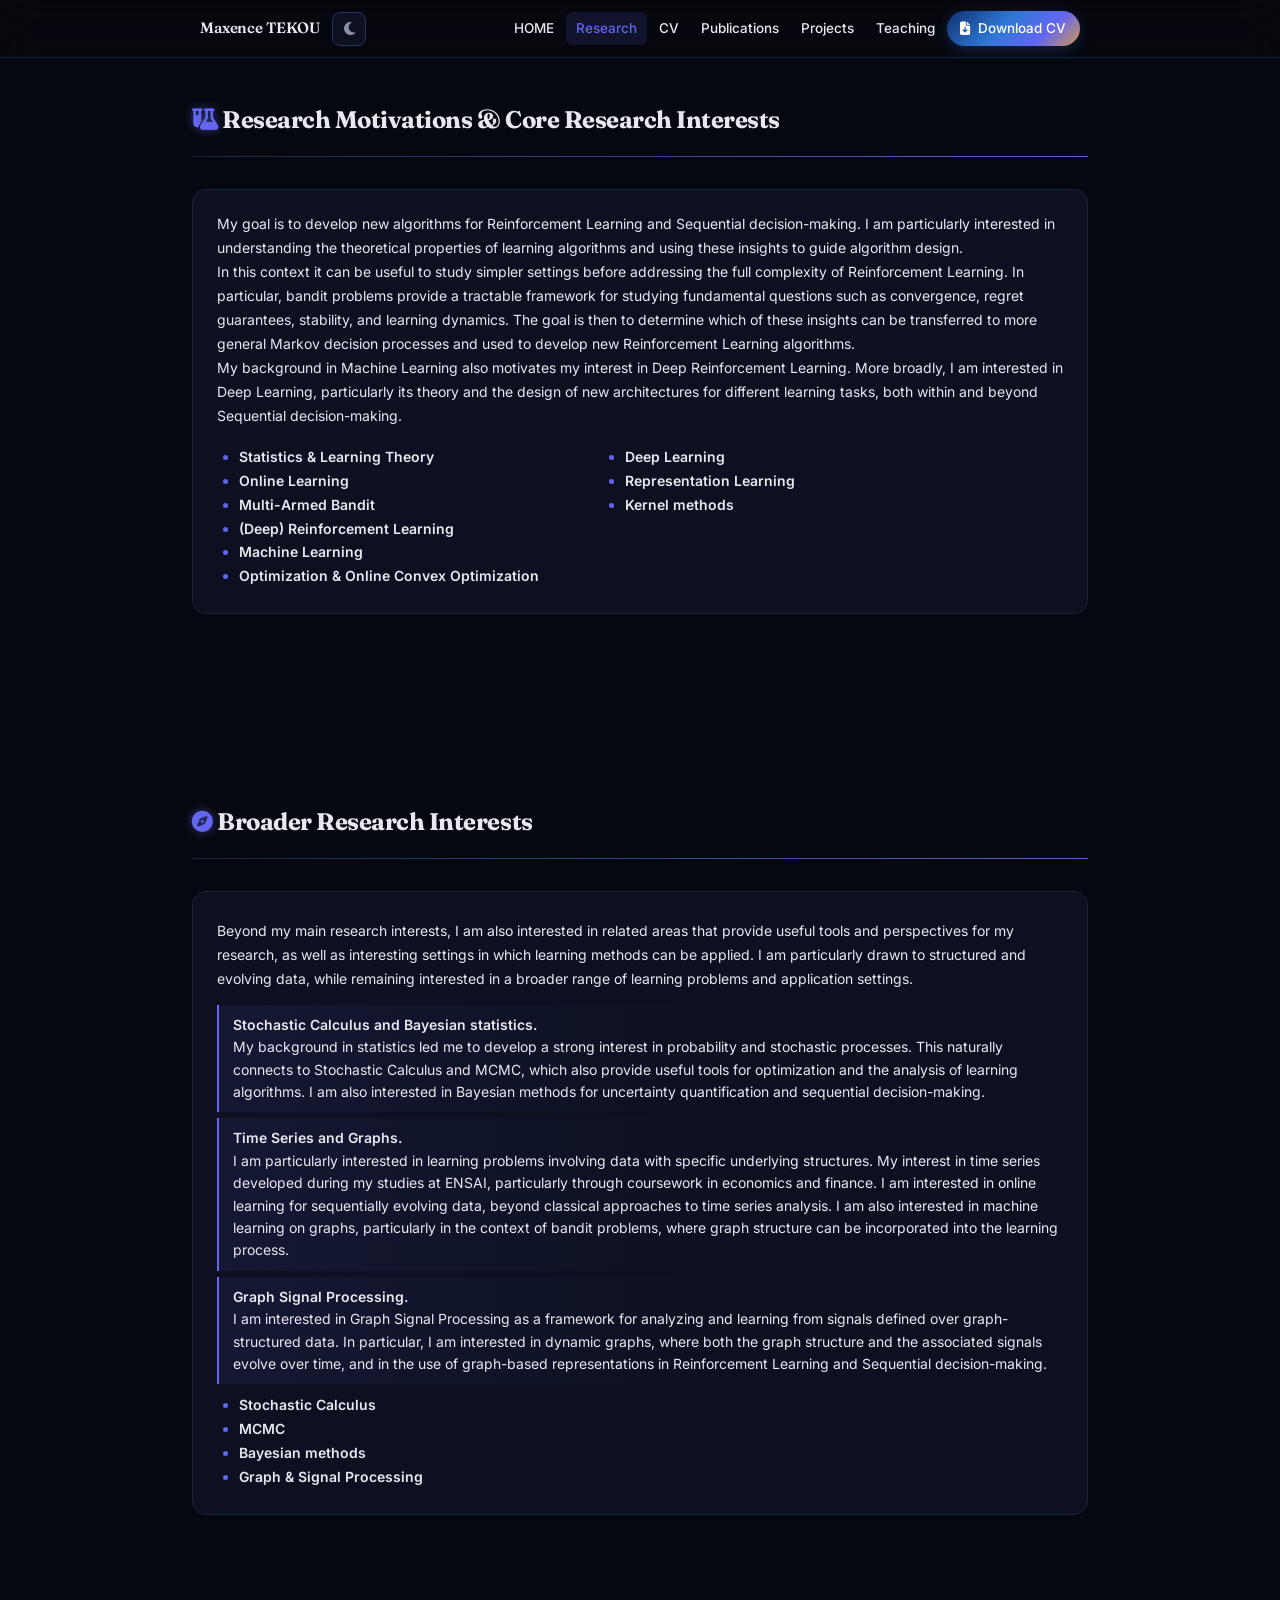
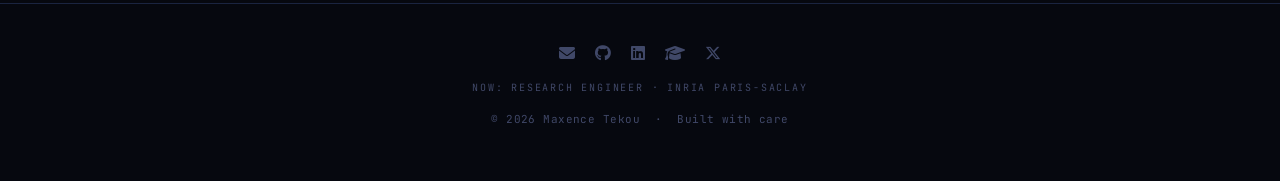
<file: docs/research.html>
﻿<!DOCTYPE html>
<html lang="en" data-theme="dark">

<head>
  <script>
    (function(){
      var saved = localStorage.getItem('theme') || 'dark';
      document.documentElement.setAttribute('data-theme', saved);
    })();
  </script>
  <meta charset="UTF-8">
  <meta name="viewport" content="width=device-width, initial-scale=1.0">
  <title>Research - Maxence TEKOU</title>

  <link rel="preconnect" href="https://fonts.googleapis.com">
  <link rel="preconnect" href="https://fonts.gstatic.com" crossorigin>
  <link href="https://fonts.googleapis.com/css2?family=Fraunces:opsz,wght@9..144,100..900&family=Inter:wght@300..700&family=Lora:ital,wght@0,400..700;1,400..700&family=JetBrains+Mono:wght@400;500&display=swap" rel="stylesheet">
  <link rel="stylesheet" href="https://cdnjs.cloudflare.com/ajax/libs/font-awesome/6.5.1/css/all.min.css">
  <link rel="stylesheet" href="styles.css">
</head>

<body>

  <div id="progress-bar"></div>
  <!-- <canvas id="bg-canvas"></canvas> -->

  <nav class="topnav">
    <div class="nav-left">
      <a href="index.html" class="nav-brand">Maxence TEKOU</a>
      <button id="theme-toggle" aria-label="Toggle theme">
        <i class="fa-solid fa-moon icon-moon"></i>
        <i class="fa-solid fa-sun  icon-sun"></i>
      </button>
    </div>
    <div class="nav-links">
      <a href="index.html">HOME</a>
      <a href="research.html">Research</a>
      <a href="cv.html">CV</a>
      <a href="publications.html">Publications</a>
      <!-- <a href="talks.html">Talks</a> -->
      <a href="projects.html">Projects</a>
      <a href="teaching.html">Teaching</a>
      <a href="CV_PakoMaxence_Tekou.pdf" target="_blank" class="nav-cta"><i class="fa-solid fa-file-arrow-down"></i> Download CV</a>
    </div>
  <button id="hamburger" class="hamburger" aria-label="Menu" aria-expanded="false">
    <i class="fa-solid fa-bars"></i>
  </button>
  </nav>

  <div class="container">
    <div class="page-header reveal">
      <div class="section-header">
<h2><i class="fa-solid fa-flask-vial fa-sm"></i> Research Motivations & Core Research Interests</h2>
      </div>
    </div>

    <section>
      <div class="item reveal reveal-d1">
        <div class="item-description">
          <p style="margin-bottom: 14px;">
                My goal is to develop new algorithms for Reinforcement Learning and Sequential decision-making.
                I am particularly interested in understanding the theoretical properties of learning algorithms and using these
                insights to guide algorithm design.
            <br>
                In this context it can be useful to study simpler settings before addressing the full complexity of Reinforcement Learning.
                In particular, bandit problems provide a tractable framework for studying fundamental questions such as convergence,
                regret guarantees, stability, and learning dynamics. The goal is then to determine which of these insights
                can be transferred to more general Markov decision processes and used to develop new Reinforcement Learning
                algorithms.
              <br>
                My background in Machine Learning also motivates my interest in Deep Reinforcement
                Learning. More broadly, I am interested in Deep Learning, particularly its theory and the design of new architectures
                for different learning tasks, both within and beyond Sequential decision-making.
            </p>
          <div class="bullet-lists-row">
            <ul class="bullet-list">
              <li><strong>Statistics & Learning Theory</strong></li>
              <li><strong>Online Learning</strong></li>
              <li><strong>Multi-Armed Bandit</strong></li>
              <li><strong>(Deep) Reinforcement Learning</strong></li>
              <li><strong>Machine Learning</strong></li>
              <li><strong>Optimization & Online Convex Optimization</strong></li>
            </ul>

            <ul class="bullet-list">
              <li><strong>Deep Learning</strong></li>
              <li><strong>Representation Learning</strong></li>
              <li><strong>Kernel methods</strong></li>
            </ul>
          </div>
        </div>
      </div>
    </section>

    <div class="page-header reveal">
      <div class="section-header">
        <h2><i class="fa-solid fa-compass fa-sm"></i> Broader Research Interests</h2>
      </div>
    </div>

    <section>
      <div class="item reveal reveal-d1">
        <div class="item-header">
        </div>
        <div class="item-description">
          <p style="margin-bottom: 14px;">
            Beyond my main research interests, I am also interested in related areas that provide useful tools and perspectives for my
            research, as well as interesting settings in which learning methods can be applied. I am particularly drawn to structured
            and evolving data, while remaining interested in a broader range of learning problems and application settings.
          </p>
          <ul style="margin-top: 10px;">
            <li><strong>Stochastic Calculus and Bayesian statistics.</strong>
              <br>My background in statistics led me to develop a strong interest in
              probability and stochastic processes. This naturally connects to Stochastic Calculus
              and MCMC, which also provide useful tools for optimization and the analysis of learning
              algorithms. I am also interested in Bayesian methods for uncertainty quantification and sequential decision-making.
            </li>
            <li><strong>Time Series and Graphs.</strong>
              <br>I am particularly interested in learning problems involving data with specific
              underlying structures. My interest in time series developed during my studies at ENSAI,
              particularly through coursework in economics and finance. I am interested in online learning for sequentially evolving data,
              beyond classical approaches to time series analysis. I am also interested
              in machine learning on graphs, particularly in the context of bandit problems, where graph structure can be
              incorporated into the learning process.
            </li>
            <li><strong>Graph Signal Processing.</strong>
              <br>I am interested in Graph Signal Processing as a framework for analyzing and
              learning from signals defined over graph-structured data. In particular, I am interested in dynamic graphs, where both the
              graph structure and the associated signals evolve over time, and in the use of graph-based representations in Reinforcement
              Learning and Sequential decision-making.
            </li>
          </ul>
          <div class="bullet-lists-row">
            <ul class="bullet-list">
              <li><strong>Stochastic Calculus</strong></li>
              <li><strong>MCMC</strong></li>
              <li><strong>Bayesian methods</strong></li>
              <li><strong>Graph & Signal Processing</strong></li>
            </ul>
        </div>
      </div>
    </section>
  </div>


  </div>

  <footer>
    <div class="footer-inner">
      <div class="footer-socials">
        <a href="mailto:tekoumax15@gmail.com" class="footer-social-link" title="Email"><i class="fa-solid fa-envelope"></i></a>
        <a href="https://github.com/maxencelebaron" target="_blank" class="footer-social-link" title="GitHub"><i class="fa-brands fa-github"></i></a>
        <a href="https://linkedin.com/in/pakomaxencetekou" target="_blank" class="footer-social-link" title="LinkedIn"><i class="fa-brands fa-linkedin"></i></a>
        <a href="https://scholar.google.com" target="_blank" class="footer-social-link" title="Scholar"><i class="fa-solid fa-graduation-cap"></i></a>
        <a href="https://x.com/MaxenceT6" target="_blank" class="footer-social-link" title="Twitter / X"><i class="fa-brands fa-x-twitter"></i></a>
      </div>
      <p class="footer-status">now: research engineer · inria paris-saclay</p>
      <p class="footer-copy">© 2026 Maxence Tekou &nbsp;·&nbsp; Built with care</p>
    </div>
  </footer>

  <!-- <script src="canvas.js"></script> -->
  <script src="shared.js"></script>
</body>
</html>
</file>
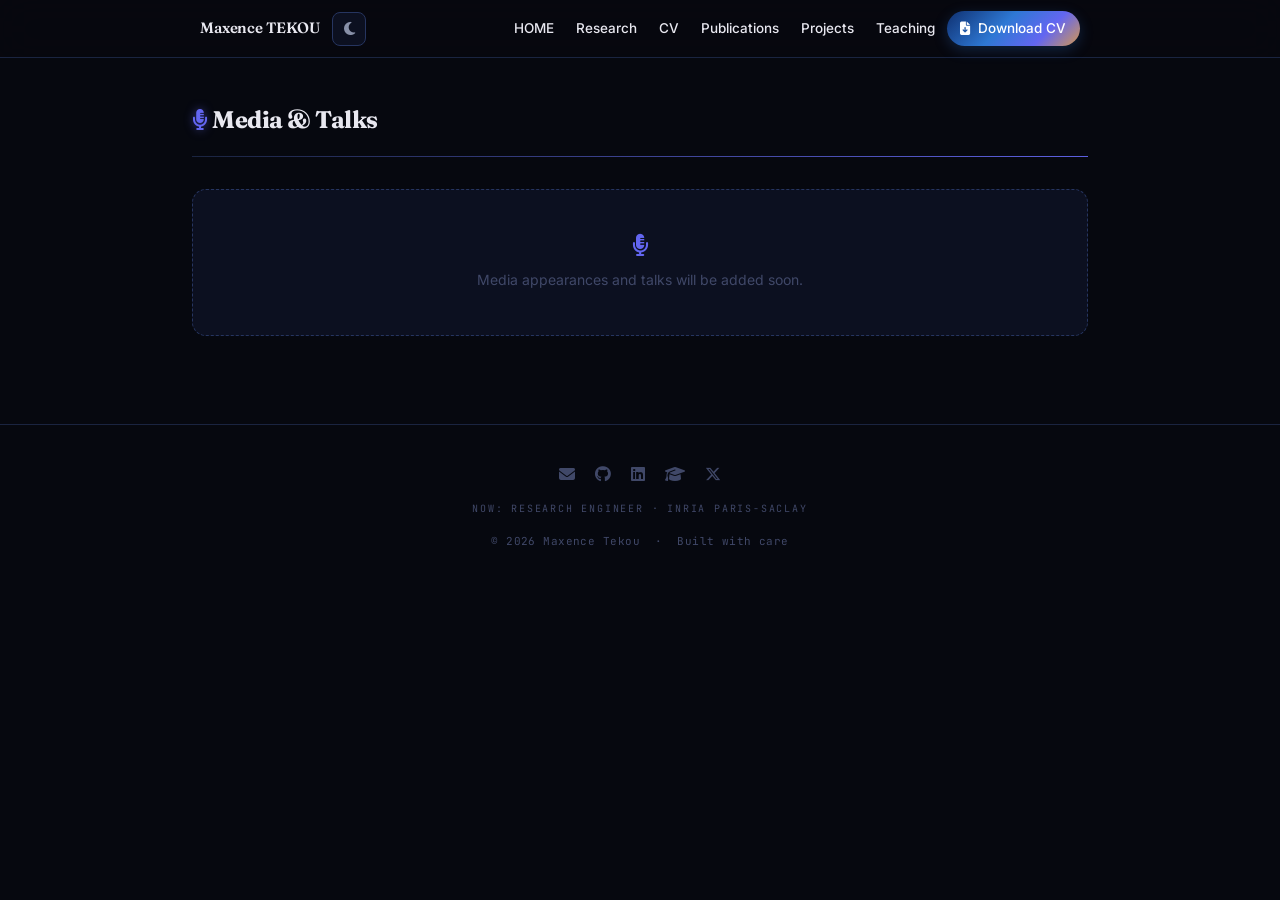
<file: docs/talks.html>
﻿<!DOCTYPE html>
<html lang="en" data-theme="dark">

<head>
  <script>
    (function(){
      var saved = localStorage.getItem('theme') || 'dark';
      document.documentElement.setAttribute('data-theme', saved);
    })();
  </script>
  <meta charset="UTF-8">
  <meta name="viewport" content="width=device-width, initial-scale=1.0">
  <title>Talks - Maxence TEKOU</title>

  <link rel="preconnect" href="https://fonts.googleapis.com">
  <link rel="preconnect" href="https://fonts.gstatic.com" crossorigin>
  <link href="https://fonts.googleapis.com/css2?family=Fraunces:opsz,wght@9..144,100..900&family=Inter:wght@300..700&family=Lora:ital,wght@0,400..700;1,400..700&family=JetBrains+Mono:wght@400;500&display=swap" rel="stylesheet">
  <link rel="stylesheet" href="https://cdnjs.cloudflare.com/ajax/libs/font-awesome/6.5.1/css/all.min.css">
  <link rel="stylesheet" href="styles.css">
</head>

<body>

  <div id="progress-bar"></div>
  <!-- <canvas id="bg-canvas"></canvas> -->

  <nav class="topnav">
    <div class="nav-left">
      <a href="index.html" class="nav-brand">Maxence TEKOU</a>
      <button id="theme-toggle" aria-label="Toggle theme">
        <i class="fa-solid fa-moon icon-moon"></i>
        <i class="fa-solid fa-sun  icon-sun"></i>
      </button>
    </div>
    <div class="nav-links">
      <a href="index.html">HOME</a>
      <a href="research.html">Research</a>
      <a href="cv.html">CV</a>
      <a href="publications.html">Publications</a>
      <!-- <a href="talks.html">Talks</a> -->
      <a href="projects.html">Projects</a>
      <a href="teaching.html">Teaching</a>
      <a href="CV_PakoMaxence_Tekou.pdf" target="_blank" class="nav-cta"><i class="fa-solid fa-file-arrow-down"></i> Download CV</a>
    </div>
  <button id="hamburger" class="hamburger" aria-label="Menu" aria-expanded="false">
    <i class="fa-solid fa-bars"></i>
  </button>
  </nav>

  <div class="container">
    <div class="page-header reveal">
      <div class="section-header">
<h2><i class="fa-solid fa-microphone-lines fa-sm"></i> Media & Talks</h2>
      </div>
    </div>

    <section>
      <div class="placeholder reveal reveal-d1">
        <i class="fa-solid fa-microphone-lines" style="color: var(--accent);"></i>
        Media appearances and talks will be added soon.
      </div>
    </section>
  </div>

  <footer>
    <div class="footer-inner">
      <div class="footer-socials">
        <a href="mailto:tekoumax15@gmail.com" class="footer-social-link" title="Email"><i class="fa-solid fa-envelope"></i></a>
        <a href="https://github.com/maxencelebaron" target="_blank" class="footer-social-link" title="GitHub"><i class="fa-brands fa-github"></i></a>
        <a href="https://linkedin.com/in/pakomaxencetekou" target="_blank" class="footer-social-link" title="LinkedIn"><i class="fa-brands fa-linkedin"></i></a>
        <a href="https://scholar.google.com" target="_blank" class="footer-social-link" title="Scholar"><i class="fa-solid fa-graduation-cap"></i></a>
        <a href="https://x.com/MaxenceT6" target="_blank" class="footer-social-link" title="Twitter / X"><i class="fa-brands fa-x-twitter"></i></a>
      </div>
      <p class="footer-status">now: research engineer · inria paris-saclay</p>
      <p class="footer-copy">© 2026 Maxence Tekou &nbsp;·&nbsp; Built with care</p>
    </div>
  </footer>

  <!-- <script src="canvas.js"></script> -->
  <script src="shared.js"></script>
</body>
</html>
</file>
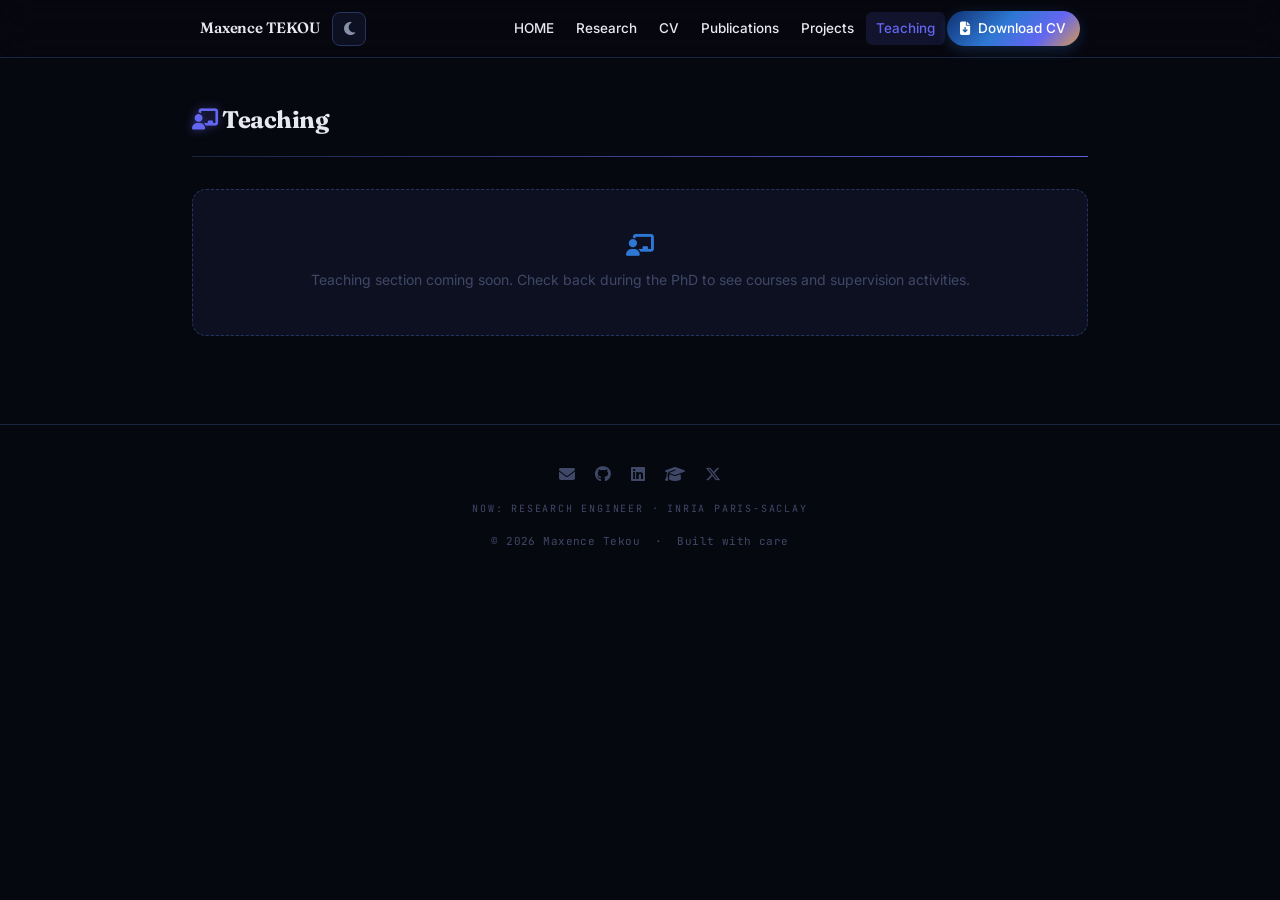
<file: docs/teaching.html>
﻿<!DOCTYPE html>
<html lang="en" data-theme="dark">

<head>
  <script>
    (function(){
      var saved = localStorage.getItem('theme') || 'dark';
      document.documentElement.setAttribute('data-theme', saved);
    })();
  </script>
  <meta charset="UTF-8">
  <meta name="viewport" content="width=device-width, initial-scale=1.0">
  <title>Teaching - Maxence TEKOU</title>

  <link rel="preconnect" href="https://fonts.googleapis.com">
  <link rel="preconnect" href="https://fonts.gstatic.com" crossorigin>
  <link href="https://fonts.googleapis.com/css2?family=Fraunces:opsz,wght@9..144,100..900&family=Inter:wght@300..700&family=Lora:ital,wght@0,400..700;1,400..700&family=JetBrains+Mono:wght@400;500&display=swap" rel="stylesheet">
  <link rel="stylesheet" href="https://cdnjs.cloudflare.com/ajax/libs/font-awesome/6.5.1/css/all.min.css">
  <link rel="stylesheet" href="styles.css">
</head>

<body>

  <div id="progress-bar"></div>
  <!-- <canvas id="bg-canvas"></canvas> -->

  <nav class="topnav">
    <div class="nav-left">
      <a href="index.html" class="nav-brand">Maxence TEKOU</a>
      <button id="theme-toggle" aria-label="Toggle theme">
        <i class="fa-solid fa-moon icon-moon"></i>
        <i class="fa-solid fa-sun  icon-sun"></i>
      </button>
    </div>
    <div class="nav-links">
      <a href="index.html">HOME</a>
      <a href="research.html">Research</a>
      <a href="cv.html">CV</a>
      <a href="publications.html">Publications</a>
      <!-- <a href="talks.html">Talks</a> -->
      <a href="projects.html">Projects</a>
      <a href="teaching.html">Teaching</a>
      <a href="CV_PakoMaxence_Tekou.pdf" target="_blank" class="nav-cta"><i class="fa-solid fa-file-arrow-down"></i> Download CV</a>
    </div>
  <button id="hamburger" class="hamburger" aria-label="Menu" aria-expanded="false">
    <i class="fa-solid fa-bars"></i>
  </button>
  </nav>

  <div class="container">
    <div class="page-header reveal">
      <div class="section-header">
<h2><i class="fa-solid fa-chalkboard-user fa-sm"></i> Teaching</h2>
      </div>
    </div>

    <section>
      <div class="placeholder reveal reveal-d1">
        <i class="fa-solid fa-chalkboard-user" style="color: var(--blue);"></i>
        Teaching section coming soon. Check back during the PhD to see courses and supervision activities.
      </div>
    </section>
  </div>

  <footer>
    <div class="footer-inner">
      <div class="footer-socials">
        <a href="mailto:tekoumax15@gmail.com" class="footer-social-link" title="Email"><i class="fa-solid fa-envelope"></i></a>
        <a href="https://github.com/maxencelebaron" target="_blank" class="footer-social-link" title="GitHub"><i class="fa-brands fa-github"></i></a>
        <a href="https://linkedin.com/in/pakomaxencetekou" target="_blank" class="footer-social-link" title="LinkedIn"><i class="fa-brands fa-linkedin"></i></a>
        <a href="https://scholar.google.com" target="_blank" class="footer-social-link" title="Scholar"><i class="fa-solid fa-graduation-cap"></i></a>
        <a href="https://x.com/MaxenceT6" target="_blank" class="footer-social-link" title="Twitter / X"><i class="fa-brands fa-x-twitter"></i></a>
      </div>
      <p class="footer-status">now: research engineer · inria paris-saclay</p>
      <p class="footer-copy">© 2026 Maxence Tekou &nbsp;·&nbsp; Built with care</p>
    </div>
  </footer>

  <!-- <script src="canvas.js"></script> -->
  <script src="shared.js"></script>
</body>
</html>
</file>
<file: docs/styles.css>
/* ===== RESET ===== */
*, *::before, *::after { margin: 0; padding: 0; box-sizing: border-box; }
html { scroll-behavior: smooth; }

/* ===== THEME VARIABLES ===== */
:root {
  --bg:            #06080f;
  --bg-surface:    #0c1020;
  --bg-surface-2:  #121830;
  --border:        #1a2440;
  --border-strong: #263560;
  --text:          #e8e8f0;
  --text-secondary:#8890a8;
  --text-faint:    #404868;
  --blue:          #2e78d4;
  --accent:        #6366f1;
  --beige:         #d49850;
  --highlight:     rgba(99, 102, 241, 0.13);
  --grad: linear-gradient(135deg, #0f3070 0%, #2e78d4 42%, #6366f1 72%, #d49850 100%);
  --transition:    0.25s cubic-bezier(0.4, 0, 0.2, 1);
  --canvas-opacity: 0.92;
}
[data-theme="light"] {
  --bg:            #f7f4ef;
  --bg-surface:    #ffffff;
  --bg-surface-2:  #edeae4;
  --border:        #ddd8cc;
  --border-strong: #c8c0b0;
  --text:          #111018;
  --text-secondary:#4a4658;
  --text-faint:    #9090a0;
  --highlight:     rgba(99, 102, 241, 0.10);
  --canvas-opacity: 0.68;
}

/* ===== BASE ===== */
body {
  font-family: 'Inter Variable', 'Inter', -apple-system, BlinkMacSystemFont, sans-serif;
  background: var(--bg);
  color: var(--text);
  line-height: 1.65;
  font-size: 16px;
  overflow-x: hidden;
  transition: background var(--transition), color var(--transition);
}
a { color: var(--blue); text-decoration: none; transition: color var(--transition); }
a:hover { color: var(--accent); }
h1, h2, h3 {
  font-family: 'Fraunces Variable', 'Fraunces', Georgia, serif;
  letter-spacing: -0.02em;
}
::selection { background: rgba(46, 120, 212, 0.25); color: var(--text); }

/* ===== GRADIENT TEXT ===== */
.gradient-text {
  background: var(--grad);
  -webkit-background-clip: text;
  background-clip: text;
  -webkit-text-fill-color: transparent;
}

/* ===== PROGRESS BAR ===== */
#progress-bar {
  position: fixed;
  top: 0; left: 0;
  height: 2px;
  width: 0%;
  background: var(--grad);
  z-index: 1000;
  transition: width 0.08s linear;
  pointer-events: none;
}

/* ===== CANVAS ===== */
#bg-canvas {
  position: fixed;
  top: 0; left: 0;
  width: 100%; height: 100%;
  z-index: 0;
  pointer-events: none;
  opacity: var(--canvas-opacity);
  transition: opacity var(--transition);
  mask-image: linear-gradient(to bottom,
    transparent 0px,
    black 90px,
    black calc(100% - 72px),
    transparent 100%
  );
  -webkit-mask-image: linear-gradient(to bottom,
    transparent 0px,
    black 90px,
    black calc(100% - 72px),
    transparent 100%
  );
}

/* ===== NAVIGATION ===== */
.topnav {
  position: fixed;
  top: 0; left: 0; right: 0;
  z-index: 500;
  height: 58px;
  display: flex;
  align-items: center;
  justify-content: space-between;
  padding: 0 max(24px, calc((100% - 880px) / 2));
  background: rgba(8, 8, 15, 0.82);
  backdrop-filter: blur(18px);
  -webkit-backdrop-filter: blur(18px);
  border-bottom: 1px solid var(--border);
  transition: background var(--transition), border-color var(--transition);
}
[data-theme="light"] .topnav {
  background: rgba(244, 244, 252, 0.88);
}
.nav-brand {
  font-family: 'Fraunces Variable', 'Fraunces', Georgia, serif;
  font-weight: 600;
  font-size: 15px;
  color: var(--text);
  letter-spacing: -0.01em;
  text-decoration: none;
}
.nav-left {
  display: flex;
  align-items: center;
  gap: 12px;
}
.nav-links {
  display: flex;
  align-items: center;
  gap: 2px;
}
.nav-links a {
  font-family: 'Inter Variable', 'Inter', sans-serif;
  color: var(--text);
  font-size: 13.5px;
  font-weight: 500;
  padding: 5px 10px;
  border-radius: 6px;
  transition: color var(--transition), background-color var(--transition);
}
.nav-links a:hover { color: var(--text); background-color: var(--bg-surface-2); }
.nav-links a.active { color: var(--accent); background-color: var(--highlight); }
.nav-links a:hover.nav-cta,
.nav-links a.nav-cta:hover { background: var(--grad); background-color: transparent; color: #fff !important; }
.nav-cta {
  margin-left: auto;
  padding: 0.38rem 0.85rem !important;
  border-radius: 999px !important;
  background: var(--grad);
  color: #fff !important;
  font-weight: 600;
  font-size: 0.78rem;
  font-family: 'Inter Variable', 'Inter', sans-serif;
  display: inline-flex;
  align-items: center;
  gap: 0.5rem;
  box-shadow: 0 4px 14px rgba(46, 120, 212, 0.25);
  text-decoration: none;
  white-space: nowrap;
  transition: transform var(--transition);
}
.nav-cta:hover { transform: translateY(-1px); }

#theme-toggle {
  background: var(--bg-surface);
  border: 1px solid var(--border-strong);
  color: var(--text-secondary);
  cursor: pointer;
  width: 34px;
  height: 34px;
  border-radius: 8px;
  font-size: 15px;
  display: flex; align-items: center; justify-content: center;
  transition: all var(--transition);
  flex-shrink: 0;
}
#theme-toggle:hover { border-color: var(--accent); color: var(--text); }
[data-theme="dark"]  #theme-toggle .icon-sun  { display: none; }
[data-theme="dark"]  #theme-toggle .icon-moon { display: block; }
[data-theme="light"] #theme-toggle .icon-moon { display: none; }
[data-theme="light"] #theme-toggle .icon-sun  { display: block; }

/* ===== LAYOUT ===== */
.container {
  max-width: 960px;
  margin: 0 auto;
  padding: 0 32px;
  position: relative;
  z-index: 1;
}

/* ===== HERO ===== */
header {
  padding: 120px 0 80px;
  position: relative;
}

/* Ambient radial glow (dark mode only) */
[data-theme="dark"] header::before {
  content: "";
  position: absolute;
  top: 30px;
  left: -100px;
  width: 750px;
  height: 520px;
  background:
    radial-gradient(ellipse 45% 55% at 22% 38%, rgba(46, 120, 212, 0.11), transparent 70%),
    radial-gradient(ellipse 40% 50% at 72% 58%, rgba(99, 102, 241, 0.08), transparent 70%);
  filter: blur(64px);
  pointer-events: none;
  z-index: 0;
}

/* Two-column hero grid */
.hero-grid {
  display: grid;
  grid-template-columns: 220px 1fr;
  gap: 52px;
  align-items: center;
  position: relative;
  z-index: 1;
}

.hero-photo-col {
  display: flex;
  justify-content: center;
  align-items: center;
}

.hero-photo-wrap {
  width: 190px;
  height: 190px;
  border-radius: 50%;
  overflow: hidden;
  border: 2px solid var(--border-strong);
  box-shadow: 0 0 0 5px var(--bg-surface);
  transition: box-shadow var(--transition);
  flex-shrink: 0;
}
[data-theme="dark"] .hero-photo-wrap {
  box-shadow:
    0 0 0 5px var(--bg-surface),
    0 0 36px rgba(46, 120, 212, 0.32),
    0 0 72px rgba(99, 102, 241, 0.12);
}

.hero-photo {
  width: 100%;
  height: 100%;
  object-fit: cover;
  display: block;
}

.hero-text-col {
  display: flex;
  flex-direction: column;
}

/* Status badge */
.hero-badge {
  display: inline-flex;
  align-items: center;
  gap: 8px;
  padding: 5px 14px;
  border-radius: 999px;
  background: var(--bg-surface);
  border: 1px solid var(--border-strong);
  font-family: 'JetBrains Mono', monospace;
  font-size: 11px;
  color: var(--text-secondary);
  margin-bottom: 18px;
  letter-spacing: 0.03em;
  width: fit-content;
}
[data-theme="dark"] .hero-badge {
  border-color: rgba(46, 120, 212, 0.42);
  box-shadow: 0 0 12px rgba(46, 120, 212, 0.14);
}
.hero-badge .dot {
  width: 7px; height: 7px;
  border-radius: 50%;
  background: var(--blue);
  box-shadow: 0 0 8px var(--blue);
  animation: pulse-dot 2s ease-in-out infinite;
}
@keyframes pulse-dot {
  0%,100% { opacity:1; transform:scale(1); }
  50%      { opacity:0.4; transform:scale(0.75); }
}

/* Hero name */
.hero-title {
  font-family: 'Fraunces Variable', 'Fraunces', Georgia, serif;
  font-size: clamp(1.75rem, 3.4vw, 2.7rem);
  font-weight: 700;
  line-height: 1.08;
  margin-bottom: 14px;
  letter-spacing: -1.5px;
}
[data-theme="dark"] .hero-title {
  color: #F2FFFD;
  text-shadow:
    0 0 4px rgba(191, 239, 229, 0.55),
    0 0 18px rgba(79, 184, 166, 0.35);
}

/* Role pill */
.role-pill {
  display: inline-block;
  padding: 4px 14px;
  border-radius: 999px;
  border: 1px solid var(--border-strong);
  font-family: 'JetBrains Mono', monospace;
  font-size: 11px;
  color: var(--text-secondary);
  background: var(--bg-surface);
  margin-bottom: 20px;
  width: fit-content;
  letter-spacing: 0.02em;
}
[data-theme="dark"] .role-pill {
  border-color: rgba(212, 152, 80, 0.38);
  color: var(--beige);
}

/* Bio — serif for elegance */
.hero-bio {
  font-family: 'Lora', Georgia, serif;
  font-size: 15.5px;
  color: var(--text);
  line-height: 1.84;
  margin-bottom: 22px;
}
.hero-bio strong {
  font-weight: 600;
  color: var(--blue);
}
[data-theme="dark"] .hero-bio strong {
  color: var(--blue);
}

/* Inline contact row */
.hero-contact-row {
  display: flex;
  align-items: center;
  gap: 10px;
  flex-wrap: wrap;
  margin-bottom: 26px;
  font-family: 'Inter Variable', 'Inter', sans-serif;
  font-size: 13.5px;
}
.hero-contact-link {
  color: var(--text-secondary);
  display: inline-flex;
  align-items: center;
  gap: 5px;
  transition: color var(--transition), text-shadow var(--transition);
}
.hero-contact-link:hover { color: var(--blue); }
[data-theme="dark"] .hero-contact-link:hover {
  text-shadow: 0 0 6px rgba(46, 120, 212, 0.50);
}
.dot-sep {
  color: var(--text-faint);
  user-select: none;
}

/* CTA buttons + inline social links */
.hero-links {
  display: flex;
  align-items: center;
  gap: 10px;
  flex-wrap: wrap;
}
.hero-links-sep {
  width: 1px;
  height: 28px;
  background: var(--border-strong);
  margin: 0 4px;
  flex-shrink: 0;
}
.hero-social-link {
  display: inline-flex;
  align-items: center;
  justify-content: center;
  width: 36px;
  height: 36px;
  border-radius: 8px;
  color: var(--text-secondary);
  font-size: 15px;
  transition: all var(--transition);
}
.hero-social-link:hover {
  color: var(--blue);
  background: rgba(46, 120, 212, 0.10);
}
[data-theme="dark"] .hero-social-link:hover {
  text-shadow: 0 0 8px rgba(46, 120, 212, 0.50);
}
.hero-links a {
  display: inline-flex;
  align-items: center;
  gap: 7px;
  padding: 9px 18px;
  border-radius: 10px;
  font-size: 13.5px;
  font-weight: 500;
  transition: all var(--transition);
}
.btn-primary {
  background: var(--grad);
  color: #fff !important;
  box-shadow: 0 4px 18px rgba(46, 120, 212, 0.22);
}
.btn-primary:hover { transform: translateY(-2px); box-shadow: 0 8px 26px rgba(46, 120, 212, 0.35); }
.btn-ghost {
  background: var(--bg-surface);
  border: 1px solid var(--border-strong);
  color: var(--text-secondary) !important;
}
.btn-ghost:hover { border-color: var(--accent); color: var(--text) !important; background: var(--bg-surface-2); }

/* ===== BIO PROSE LINKS ===== */
.item-description a {
  text-decoration: underline;
  text-underline-offset: 3px;
  text-decoration-thickness: 1px;
}

/* ===== BIO LOGOS ===== */
.bio-logos {
  margin-top: 16px;
  display: flex;
  align-items: center;
  gap: 8px;
  flex-wrap: wrap;
  opacity: 0.70;
}
.bio-logos img {
  height: 36px;
  width: auto;
  border-radius: 4px;
}

/* ===== QUOTE BLOCK ===== */
.hero-quote-section {
  max-width: 560px;
  margin: 0 auto;
  padding: 0 0 20px;
  margin-top: -24px;
  display: flex;
  flex-direction: column;
  align-items: center;
}
.hero-quote-text {
  width: 100%;
  margin: 0;
  padding: 10px 16px;
  border-radius: 10px;
  border: 1px solid rgba(127, 184, 173, 0.28);
  background: linear-gradient(135deg, rgba(168, 197, 191, 0.12), rgba(168, 197, 191, 0.02));
  color: var(--text);
  font-family: 'Lora', Georgia, serif;
  font-size: 18px;
  font-style: italic;
  font-weight: 600;
  line-height: 1.35;
  text-align: center;
  letter-spacing: 0.002em;
}
.hero-quote-author {
  display: inline;
  margin-left: 8px;
  color: var(--text-secondary);
  font-family: 'Lora', Georgia, serif;
  font-size: 0.92em;
  font-style: italic;
  font-weight: 500;
  opacity: 0.9;
}

/* ===== HOME SECTIONS (Lars-style two-column teasers) ===== */
.home-section {
  display: grid;
  grid-template-columns: 200px 1fr;
  gap: 48px;
  align-items: start;
  border-top: 1px solid var(--border);
  padding: 64px 0;
}
.section-eyebrow {
  font-family: 'JetBrains Mono', monospace;
  font-size: 11px;
  letter-spacing: 0.25em;
  text-transform: uppercase;
  color: var(--accent);
  margin-bottom: 8px;
}
[data-theme="dark"] .section-eyebrow { text-shadow: 0 0 8px rgba(99, 102, 241, 0.45); }
.home-section-title {
  font-family: 'Fraunces Variable', 'Fraunces', Georgia, serif;
  font-size: 20px;
  font-weight: 700;
  color: var(--text);
  margin-bottom: 10px;
  letter-spacing: -0.02em;
}
.home-section-link {
  font-family: 'JetBrains Mono', monospace;
  font-size: 11.5px;
  color: var(--text-faint);
  transition: color var(--transition);
}
.home-section-link:hover { color: var(--accent); }
.home-pub { padding: 12px 0; }
.home-pub-title {
  font-family: 'Fraunces Variable', 'Fraunces', Georgia, serif;
  font-size: 14.5px;
  font-weight: 600;
  color: var(--text);
  line-height: 1.4;
  margin-bottom: 5px;
}
.home-pub-meta {
  font-size: 12.5px;
  color: var(--text-secondary);
  line-height: 1.5;
}
.home-exp { padding: 12px 0; }
.home-exp-role {
  font-family: 'Fraunces Variable', 'Fraunces', Georgia, serif;
  font-size: 15px;
  font-weight: 600;
  color: var(--text);
  margin-bottom: 5px;
}
.home-exp-org {
  font-size: 13px;
  color: var(--accent);
  margin-bottom: 3px;
  display: flex;
  align-items: center;
  gap: 5px;
}
.home-exp-date {
  font-family: 'JetBrains Mono', monospace;
  font-size: 11px;
  color: var(--blue);
  display: flex;
  align-items: center;
  gap: 6px;
}
@media (max-width: 700px) {
  .home-section { grid-template-columns: 1fr; gap: 20px; padding: 48px 0; }
}

/* ===== CV PAGE LAYOUT ===== */
.cv-grid {
  display: grid;
  grid-template-columns: 1fr;
  gap: 2.5rem;
  padding-top: 80px;
  align-items: start;
}
@media (min-width: 900px) {
  .cv-grid {
    grid-template-columns: 220px 1fr;
    gap: 3.5rem;
  }
  .cv-aside {
    position: sticky;
    top: 72px;
    align-self: start;
  }
  .cv-nav {
    display: block !important;
  }
}
.cv-aside h1 {
  font-family: 'Fraunces Variable', 'Fraunces', Georgia, serif;
  font-size: 24px;
  font-weight: 700;
  color: var(--text);
  letter-spacing: -0.02em;
  line-height: 1.2;
  margin-bottom: 1.5rem;
}
.cv-info {
  display: flex;
  flex-direction: column;
  gap: 0.75rem;
  padding-bottom: 1.25rem;
}
.cv-info-row {
  display: flex;
  flex-direction: column;
  gap: 2px;
}
.cv-info dt {
  font-family: 'JetBrains Mono', monospace;
  font-size: 10px;
  letter-spacing: 0.15em;
  text-transform: uppercase;
  color: var(--text-faint);
}
.cv-info dd {
  font-size: 13px;
  color: var(--text);
  line-height: 1.4;
}
.cv-info dd a {
  color: var(--accent);
  text-decoration: none;
}
.cv-info dd a:hover { text-decoration: underline; }
.cv-nav {
  display: none;
  border-top: 1px solid var(--border);
  padding-top: 1.25rem;
  margin-top: 1.25rem;
}
.cv-nav ul {
  list-style: none;
  padding: 0;
  margin: 0;
  display: flex;
  flex-direction: column;
  gap: 0.5rem;
}
.cv-nav a {
  display: flex;
  align-items: baseline;
  gap: 0.5rem;
  font-size: 13px;
  color: var(--text);
  text-decoration: none;
  transition: color var(--transition);
  padding: 2px 0;
}
.cv-nav a { color: var(--accent); }
.cv-nav a:hover { color: var(--accent); }
.cv-nav .nav-label {
  text-decoration: underline;
  text-underline-offset: 2px;
}
.cv-nav .nav-num {
  font-family: 'JetBrains Mono', monospace;
  font-size: 10px;
  color: var(--text-faint);
  min-width: 1.8rem;
}
.cv-main > section + section {
  margin-top: 3rem;
  border-top: 1px solid var(--border);
  padding-top: 2.5rem;
}
.cv-main > section:first-child {
  padding-top: 0;
}

/* ===== PAGE HEADER (section pages) ===== */
.page-header {
  padding: 100px 0 0;
}
.page-header + .page-header {
  padding-top: 0;
}

/* ===== SECTIONS ===== */
section { margin-bottom: 88px; }

.section-header {
  position: relative;
  display: flex;
  align-items: center;
  gap: 14px;
  margin-bottom: 32px;
  padding-bottom: 16px;
  border-bottom: 1px solid var(--border);
}
/* Shimmer overlay on the divider line */
.section-header::after {
  content: "";
  position: absolute;
  bottom: -1px;
  left: 0;
  width: 100%;
  height: 1px;
  background: linear-gradient(90deg, transparent 0%, var(--accent) 50%, transparent 100%);
  background-size: 220% 100%;
  animation: title-shimmer 6s ease-in-out infinite;
}
@keyframes title-shimmer {
  0%   { background-position: -110% 0; }
  50%  { background-position:  110% 0; }
  100% { background-position: -110% 0; }
}

.section-tag {
  font-family: 'JetBrains Mono', monospace;
  font-size: 12px;
  letter-spacing: 0.25em;
  text-transform: uppercase;
  color: var(--accent);
  padding: 3px 9px;
  border-radius: 4px;
  background: rgba(99, 102, 241, 0.10);
  border: 1px solid rgba(99, 102, 241, 0.28);
}
[data-theme="dark"] .section-tag {
  text-shadow: 0 0 8px rgba(99, 102, 241, 0.50);
}

section h2 {
  font-family: 'Fraunces Variable', 'Fraunces', Georgia, serif;
  font-size: 24px;
  font-weight: 600;
  color: var(--text);
}

/* ===== CARDS ===== */
.item {
  margin-bottom: 16px;
  padding: 22px 24px;
  background: var(--bg-surface);
  border: 1px solid var(--border);
  border-radius: 14px;
  transition: border-color var(--transition), background var(--transition), transform var(--transition);
}
.item:hover {
  border-color: var(--border-strong);
  background: var(--bg-surface-2);
  transform: translateY(-1px);
}
.item:last-child { margin-bottom: 0; }

.item-header {
  display: flex;
  justify-content: space-between;
  align-items: baseline;
  margin-bottom: 5px;
  flex-wrap: wrap;
  gap: 8px;
}
.item-title {
  font-family: 'Fraunces Variable', 'Fraunces', Georgia, serif;
  font-size: 16px;
  font-weight: 600;
  color: var(--text);
  line-height: 1.3;
}
.item-date {
  font-family: 'JetBrains Mono', monospace;
  font-size: 11.5px;
  color: var(--blue);
  letter-spacing: 0.3px;
  white-space: nowrap;
}
.item-location {
  font-size: 13px;
  color: var(--text-secondary);
  text-align: right;
  margin-bottom: 2px;
}
.item-date.pending { color: var(--beige); }
.item-subtitle {
  font-size: 13.5px;
  color: var(--accent);
  margin-bottom: 10px;
  font-weight: 500;
  display: flex;
  align-items: center;
  gap: 5px;
}
.item-subtitle a {
  color: var(--accent);
  text-decoration: underline;
  text-underline-offset: 2px;
}
.item-description {
  color: var(--text);
  font-size: 14px;
  line-height: 1.72;
}
.item-description ul {
  list-style: none;
  padding-left: 0;
  margin: 12px 0 0;
}
.item-description li {
  border-left: 2px solid var(--accent);
  background: linear-gradient(to right, rgba(99, 102, 241, 0.06) 0%, transparent 60%);
  padding: 9px 0 9px 14px;
  margin: 6px 0;
  font-size: 14px;
  line-height: 1.6;
  color: var(--text);
}
[data-theme="dark"] .item-description li {
  background: linear-gradient(to right, rgba(99, 102, 241, 0.09) 0%, transparent 60%);
}
.item-description strong { color: var(--text); font-weight: 600; }
.item-description li p { font-size: 14px; color: var(--text); line-height: 1.65; margin-top: 4px; }

/* Lars-style dot bullets — education section only */
.edu-list {
  list-style: none;
  padding-left: 0;
  margin: 10px 0 0;
  display: flex;
  flex-direction: column;
  gap: 6px;
}
.item-description ul.edu-list li {
  display: flex;
  gap: 8px;
  font-size: 13.5px;
  line-height: 1.6;
  color: var(--text-secondary);
  border-left: none;
  background: none;
  padding: 0;
  margin: 0;
}
.item-description ul.edu-list li::before {
  content: '';
  display: block;
  width: 4px;
  height: 4px;
  border-radius: 50%;
  background: var(--accent);
  flex-shrink: 0;
  margin-top: 0.6em;
}

.bullet-lists-row {
  display: flex;
  gap: 64px;
  flex-wrap: wrap;
  align-items: flex-start;
}
.bullet-lists-row > ul {
  margin-top: 0;
}
.item-description ul.bullet-list {
  list-style: disc;
  padding-left: 22px;
}
.item-description ul.bullet-list li {
  border-left: none;
  background: none;
  padding: 4px 0;
  line-height: 0.7;
}
.item-description ul.bullet-list li::marker {
  color: var(--accent);
}

/* ===== DASHED DIVIDER ===== */
.dashed-divider {
  margin: 20px 0;
  height: 1px;
  background-image: linear-gradient(to right, var(--accent) 50%, transparent 50%);
  background-size: 8px 1px;
  background-repeat: repeat-x;
  opacity: 0.45;
}

/* ===== ROLE TAGS ===== */
.role-tag {
  display: inline-block;
  font-family: 'JetBrains Mono', monospace;
  font-size: 10px;
  font-weight: 700;
  letter-spacing: 0.08em;
  text-transform: uppercase;
  padding: 2px 6px;
  border-radius: 3px;
  margin-right: 7px;
  vertical-align: middle;
}
.role-tag.intern {
  background: rgba(46, 120, 212, 0.12);
  border: 0.5px solid rgba(46, 120, 212, 0.55);
  color: var(--blue);
}
[data-theme="dark"] .role-tag.intern {
  box-shadow: 0 0 6px rgba(46, 120, 212, 0.25);
}

/* ===== PHASE TAG ===== */
.phase {
  font-family: 'JetBrains Mono', monospace;
  font-size: 10px;
  font-weight: 700;
  font-variant: small-caps;
  letter-spacing: 0.06em;
  color: var(--text-faint);
  margin-top: 3px;
  text-align: right;
}

/* ===== SECTION H2 ICON ===== */
section h2 i,
.section-header h2 i {
  color: var(--accent);
}
[data-theme="dark"] section h2 i,
[data-theme="dark"] .section-header h2 i {
  text-shadow: 0 0 10px rgba(99, 102, 241, 0.55);
}

/* ===== TAGS / SKILLS ===== */
.skill-group { margin-bottom: 22px; }
.skill-group:last-child { margin-bottom: 0; }
.skill-label {
  font-family: 'JetBrains Mono', monospace;
  font-size: 10.5px;
  letter-spacing: 0.1em;
  text-transform: uppercase;
  color: var(--text-faint);
  margin-bottom: 10px;
  display: flex;
  align-items: center;
  gap: 6px;
}
[data-theme="dark"] .skill-label i {
  text-shadow: 0 0 8px var(--accent);
}
.tags { display: flex; flex-wrap: wrap; gap: 7px; }
.tag {
  background: var(--bg);
  border: 1px solid var(--border);
  color: var(--text-secondary);
  padding: 4px 11px;
  border-radius: 999px;
  font-size: 12.5px;
  transition: all var(--transition);
  cursor: default;
}
.tag:hover { border-color: var(--accent); color: var(--accent); background: rgba(99, 102, 241, 0.06); }

/* ===== HIGHLIGHT (Lars-style animated) ===== */
.hl {
  display: inline-block;
  padding: 0.02em 0.35em;
  border-radius: 0.4em;
  font-weight: 600;
  color: var(--text);
  background: linear-gradient(
    100deg,
    hsla(var(--hue, 22), 75%, 60%, 0) 0%,
    hsla(var(--hue, 22), 75%, 60%, 0.28) 4%,
    hsla(var(--hue, 22), 75%, 55%, 0.20) 96%,
    hsla(var(--hue, 22), 75%, 60%, 0) 100%
  );
  rotate: var(--tilt, -1deg);
  animation: hl-drift 7s ease-in-out infinite;
  animation-delay: var(--drift, 0s);
}
.hl:hover { animation: hl-wiggle 0.4s ease-in-out; }
@keyframes hl-drift {
  0%, 100% { translate: 0 0; }
  50%       { translate: 0 -2px; }
}
@keyframes hl-wiggle {
  0%, 100% { rotate: var(--tilt, -1deg); }
  25%      { rotate: calc(var(--tilt, -1deg) + 3deg); }
  75%      { rotate: calc(var(--tilt, -1deg) - 3deg); }
}
@media (prefers-reduced-motion: reduce) {
  .hl, .hl:hover { animation: none; }
}

/* ===== BADGES (publications) ===== */
.badges { display: flex; flex-wrap: wrap; gap: 5px; margin-top: 8px; }
.badge {
  display: inline-block;
  font-size: 11.5px;
  font-weight: 600;
  padding: 2px 7px;
  border-radius: 3px;
  border: 0.5px solid;
}
.badge.venue {
  background: rgba(46, 120, 212, 0.10);
  border-color: rgba(46, 120, 212, 0.70);
  color: var(--blue);
}
[data-theme="dark"] .badge.venue {
  box-shadow: 0 0 8px rgba(46, 120, 212, 0.28);
}
.badge.status {
  background: rgba(212, 152, 80, 0.10);
  border-color: rgba(212, 152, 80, 0.55);
  color: var(--beige);
}

/* ===== CONTACT ===== */
.contact-links { display: flex; gap: 10px; flex-wrap: wrap; }
.contact-links a {
  display: inline-flex;
  align-items: center;
  gap: 7px;
  padding: 10px 16px;
  border-radius: 10px;
  font-size: 13.5px;
  font-weight: 500;
  background: var(--bg-surface);
  border: 1px solid var(--border);
  color: var(--text-secondary);
  transition: all var(--transition);
}
.contact-links a:hover {
  border-color: var(--blue);
  color: var(--blue);
  background: rgba(46, 120, 212, 0.08);
  transform: translateY(-1px);
}
[data-theme="dark"] .contact-links a:hover {
  text-shadow: 0 0 6px rgba(46, 120, 212, 0.45);
}

/* ===== PLACEHOLDER ===== */
.placeholder {
  padding: 44px 24px;
  background: var(--bg-surface);
  border: 1px dashed var(--border-strong);
  border-radius: 14px;
  text-align: center;
  color: var(--text-faint);
  font-size: 14px;
}
.placeholder i { font-size: 22px; margin-bottom: 12px; display: block; }

/* ===== FOOTER ===== */
footer {
  border-top: 1px solid var(--border);
}
.footer-inner {
  max-width: 880px;
  margin: 0 auto;
  padding: 36px 32px 52px;
  display: flex;
  flex-direction: column;
  align-items: center;
  gap: 14px;
}
.footer-socials {
  display: flex;
  align-items: center;
  gap: 20px;
}
.footer-social-link {
  color: var(--text-faint);
  font-size: 16px;
  transition: color var(--transition);
}
.footer-social-link:hover { color: var(--accent); }
[data-theme="dark"] .footer-social-link:hover {
  text-shadow: 0 0 8px rgba(99, 102, 241, 0.45);
}
.footer-status {
  font-family: 'JetBrains Mono', monospace;
  font-size: 10px;
  letter-spacing: 0.18em;
  text-transform: uppercase;
  color: var(--text-faint);
  text-align: center;
}
.footer-copy {
  font-family: 'JetBrains Mono', monospace;
  font-size: 11px;
  color: var(--text-faint);
  letter-spacing: 0.04em;
  text-align: center;
}

/* ===== REVEAL ===== */
.reveal {
  opacity: 0;
  transform: translateY(18px);
  transition: opacity 0.65s ease, transform 0.65s ease;
}
.reveal.visible { opacity: 1; transform: none; }
.reveal-d1 { transition-delay: 0.1s; }
.reveal-d2 { transition-delay: 0.2s; }
.reveal-d3 { transition-delay: 0.3s; }

/* ===== HAMBURGER BUTTON ===== */
.hamburger {
  display: none;
  background: var(--bg-surface);
  border: 1px solid var(--border-strong);
  color: var(--text);
  cursor: pointer;
  width: 34px;
  height: 34px;
  border-radius: 8px;
  font-size: 15px;
  align-items: center;
  justify-content: center;
  flex-shrink: 0;
  transition: all var(--transition);
}
.hamburger:hover { border-color: var(--accent); }

/* ===== RESPONSIVE ===== */
@media (max-width: 700px) {
  .container { padding: 0 20px; }
  header { padding: 96px 0 60px; }
  .hero-grid {
    grid-template-columns: 1fr;
    gap: 32px;
    text-align: center;
  }
  .hero-photo-col { justify-content: center; }
  .hero-photo-wrap { width: 150px; height: 150px; }
  .hero-title { font-size: 2rem; letter-spacing: -1px; }
  .hero-badge, .role-pill { margin-left: auto; margin-right: auto; }
  .hero-links { justify-content: center; }
  .item { padding: 18px; }

  .hamburger { display: flex; }

  .nav-links {
    display: none;
    position: absolute;
    top: 58px;
    left: 0; right: 0;
    flex-direction: column;
    background: var(--bg-surface);
    border-bottom: 1px solid var(--border);
    padding: 8px 0;
    gap: 0;
    z-index: 499;
  }
  .nav-links.open { display: flex; }
  .nav-links a {
    padding: 11px 20px;
    border-radius: 0;
    font-size: 14px;
    width: 100%;
  }
  .nav-cta {
    margin: 8px 16px 4px;
    width: calc(100% - 32px);
    justify-content: center;
  }
}
</file>
